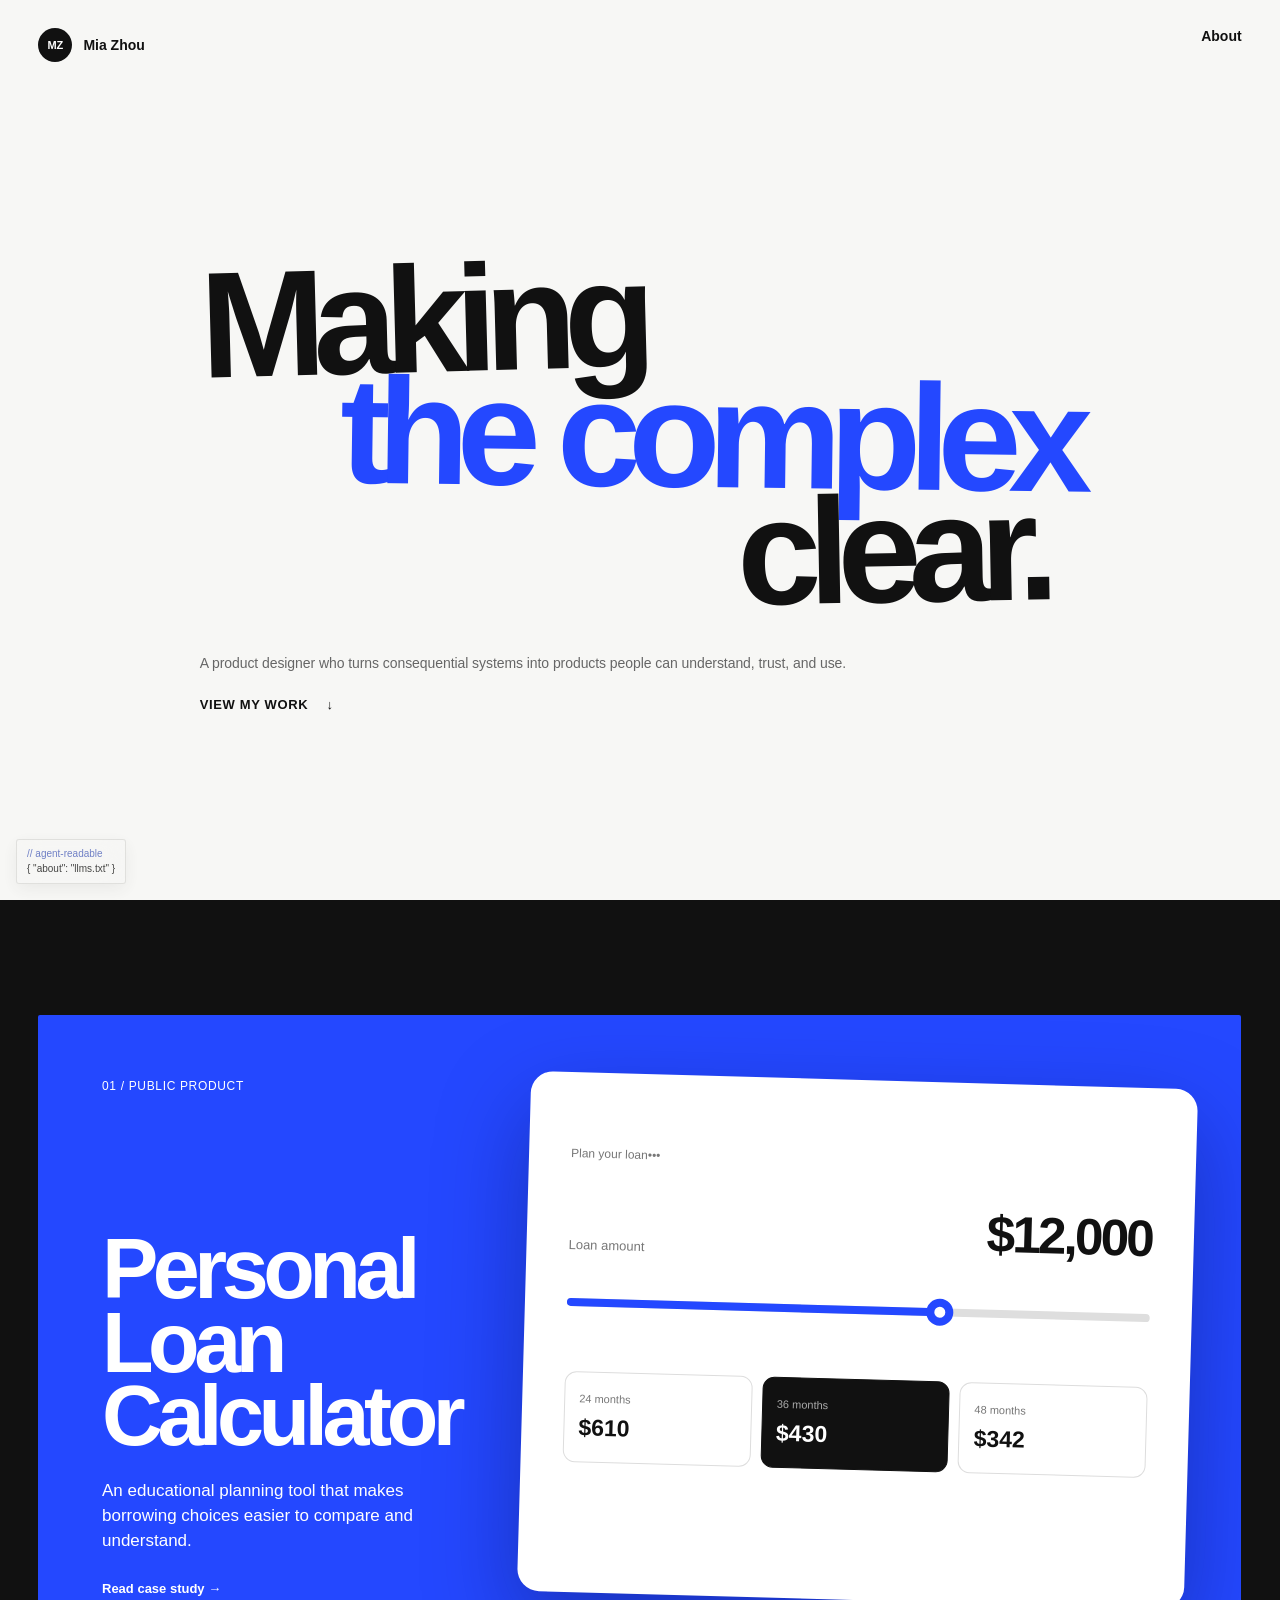
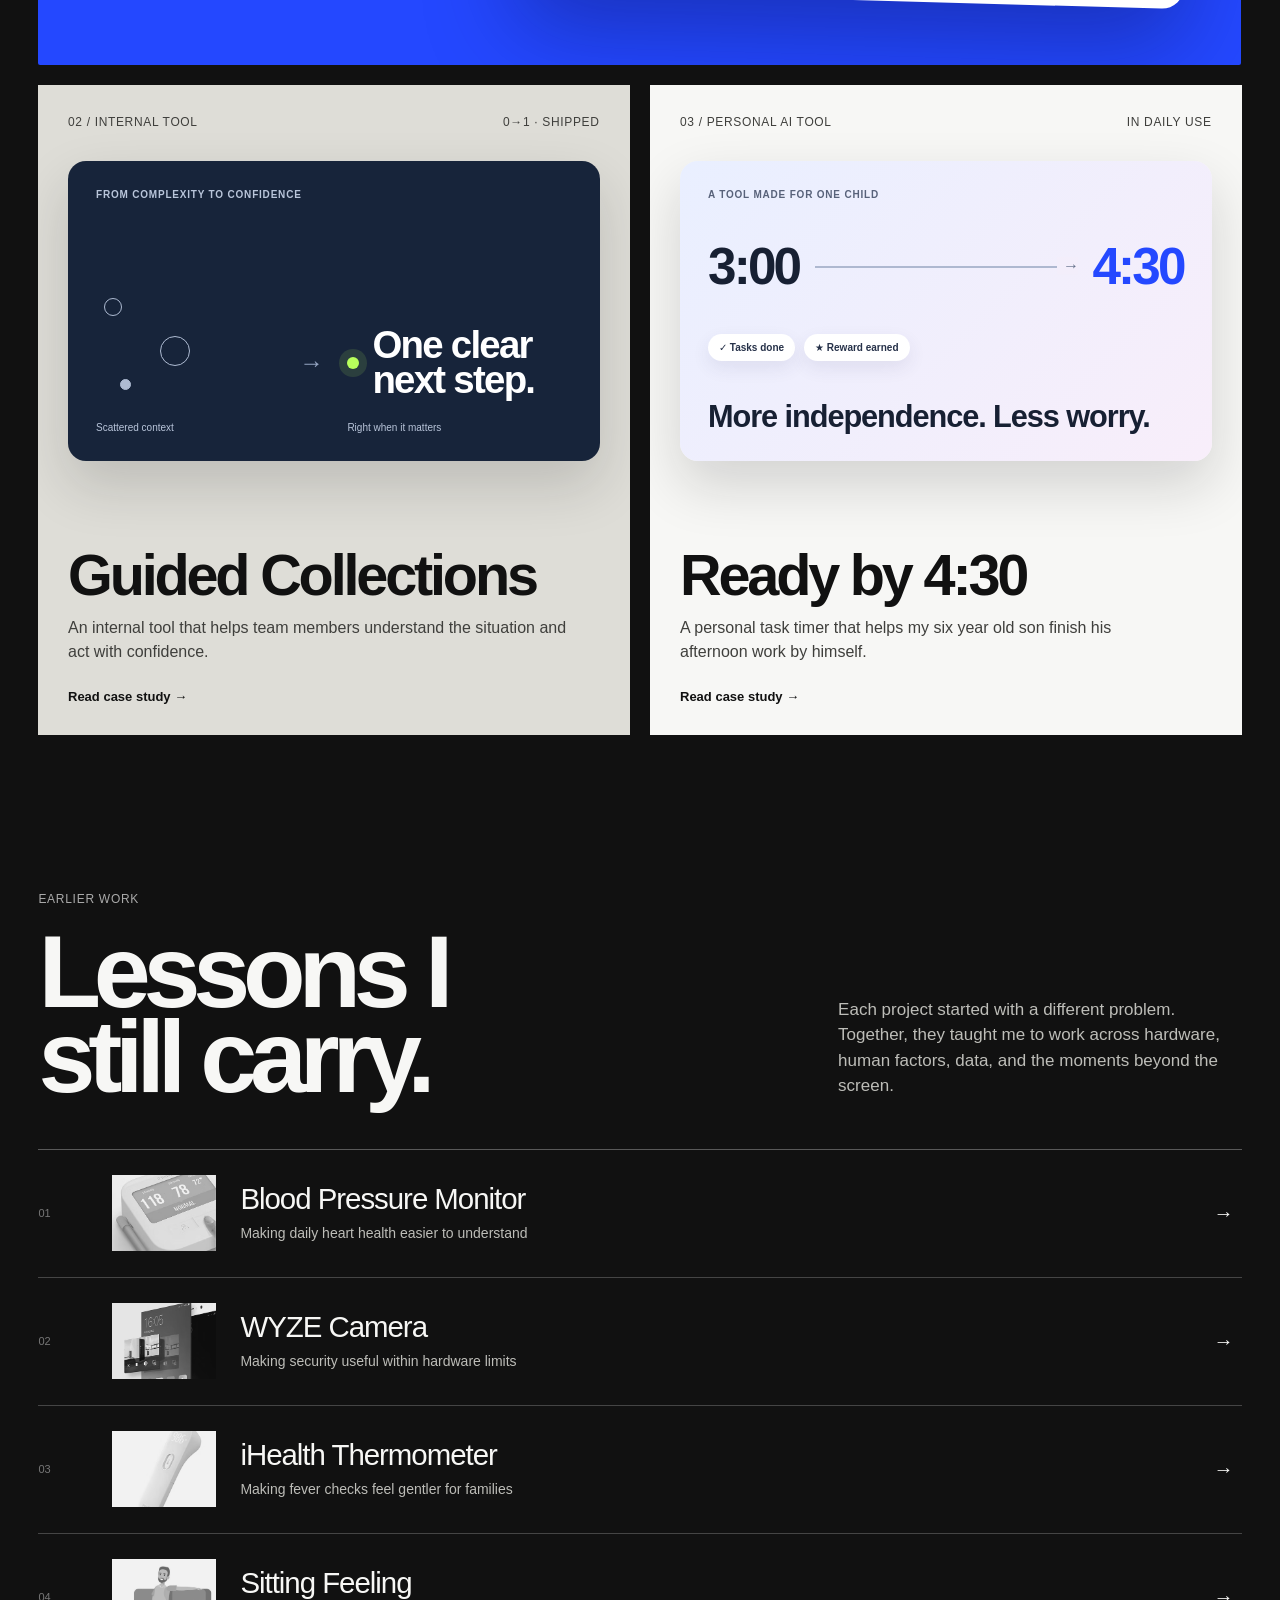
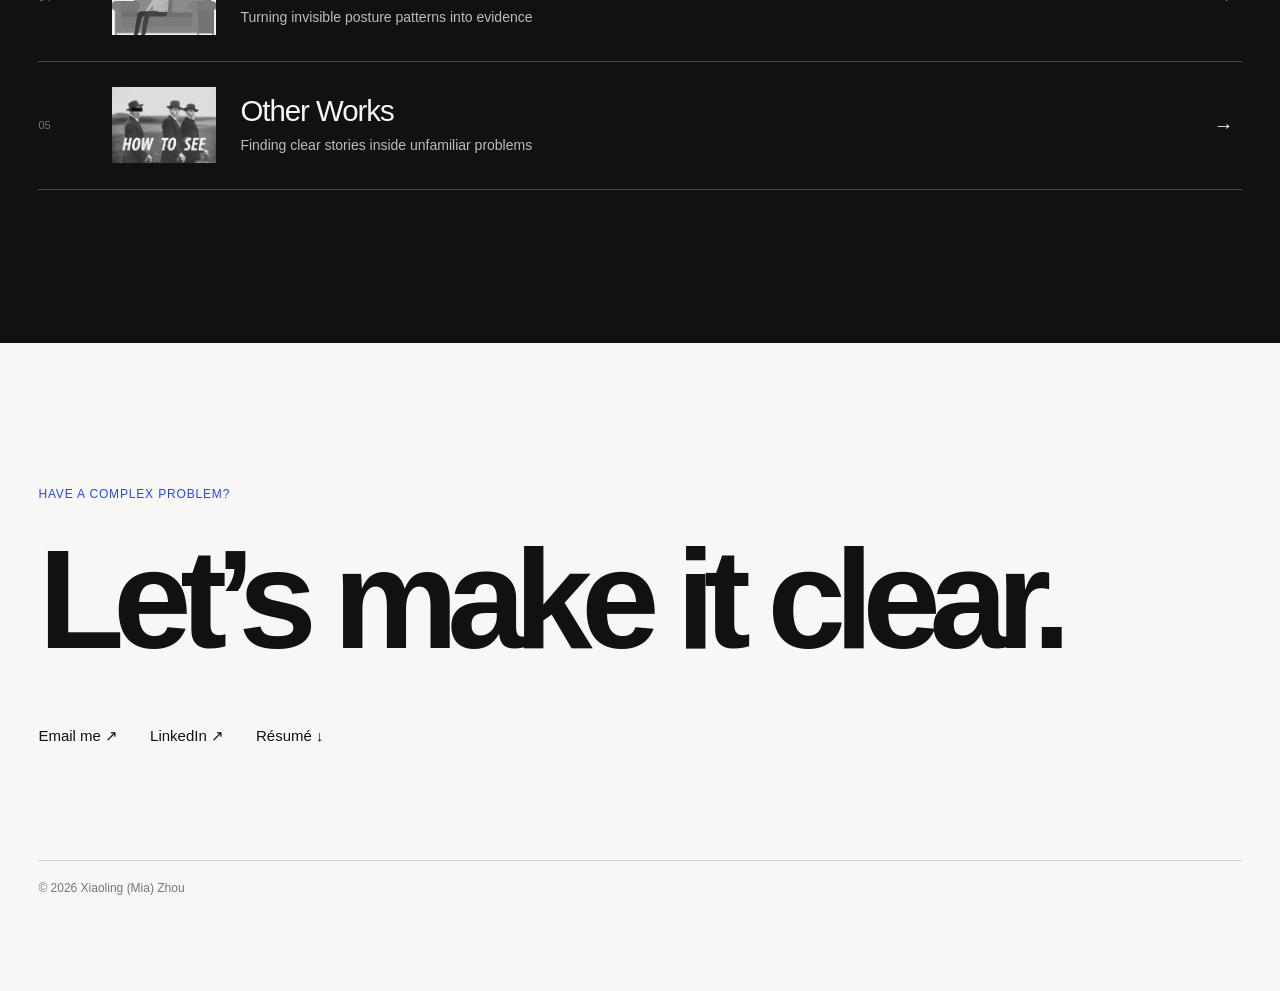
<file: index.html>
<!doctype html>
<html lang="en">
  <head>
    <meta charset="UTF-8" />
    <meta name="viewport" content="width=device-width, initial-scale=1.0" />
    <meta name="description" content="Senior Product Designer making complex financial, healthcare, and AI-enabled systems feel clear, useful, and human." />
    <meta name="keywords" content="Xiaoling Zhou, Mia Zhou, Senior Product Designer, UX Designer, Product Design, AI Design" />
    <link rel="alternate" type="text/plain" href="./llms.txt" title="Agent-readable portfolio" />
    <meta property="og:title" content="Xiaoling (Mia) Zhou — Senior Product Designer" />
    <meta property="og:description" content="Product design work that makes complex systems feel clear across finance, healthcare, connected devices, and AI." />
    <meta property="og:type" content="website" />
    <title>Xiaoling (Mia) Zhou — Senior Product Designer</title>
    <script type="application/ld+json">
      {
        "@context": "https://schema.org",
        "@type": "Person",
        "name": "Xiaoling Zhou",
        "alternateName": "Mia Zhou",
        "jobTitle": "Senior Product Designer",
        "email": "mailto:xznew2016@gmail.com",
        "sameAs": ["https://www.linkedin.com/in/zhou-xiaoling-xzxz"],
        "knowsAbout": ["Product design", "User experience", "Design research", "Financial services", "AI-enabled product design"]
      }
    </script>
    <script type="module" crossorigin src="./assets/main-DRnbcr9G.js"></script>
    <link rel="modulepreload" crossorigin href="./assets/styles-DoU8LGkW.js">
    <link rel="stylesheet" crossorigin href="./assets/styles-3I42yG9K.css">
  </head>
  <body>
    <div id="root"></div>
  </body>
</html>
</file>
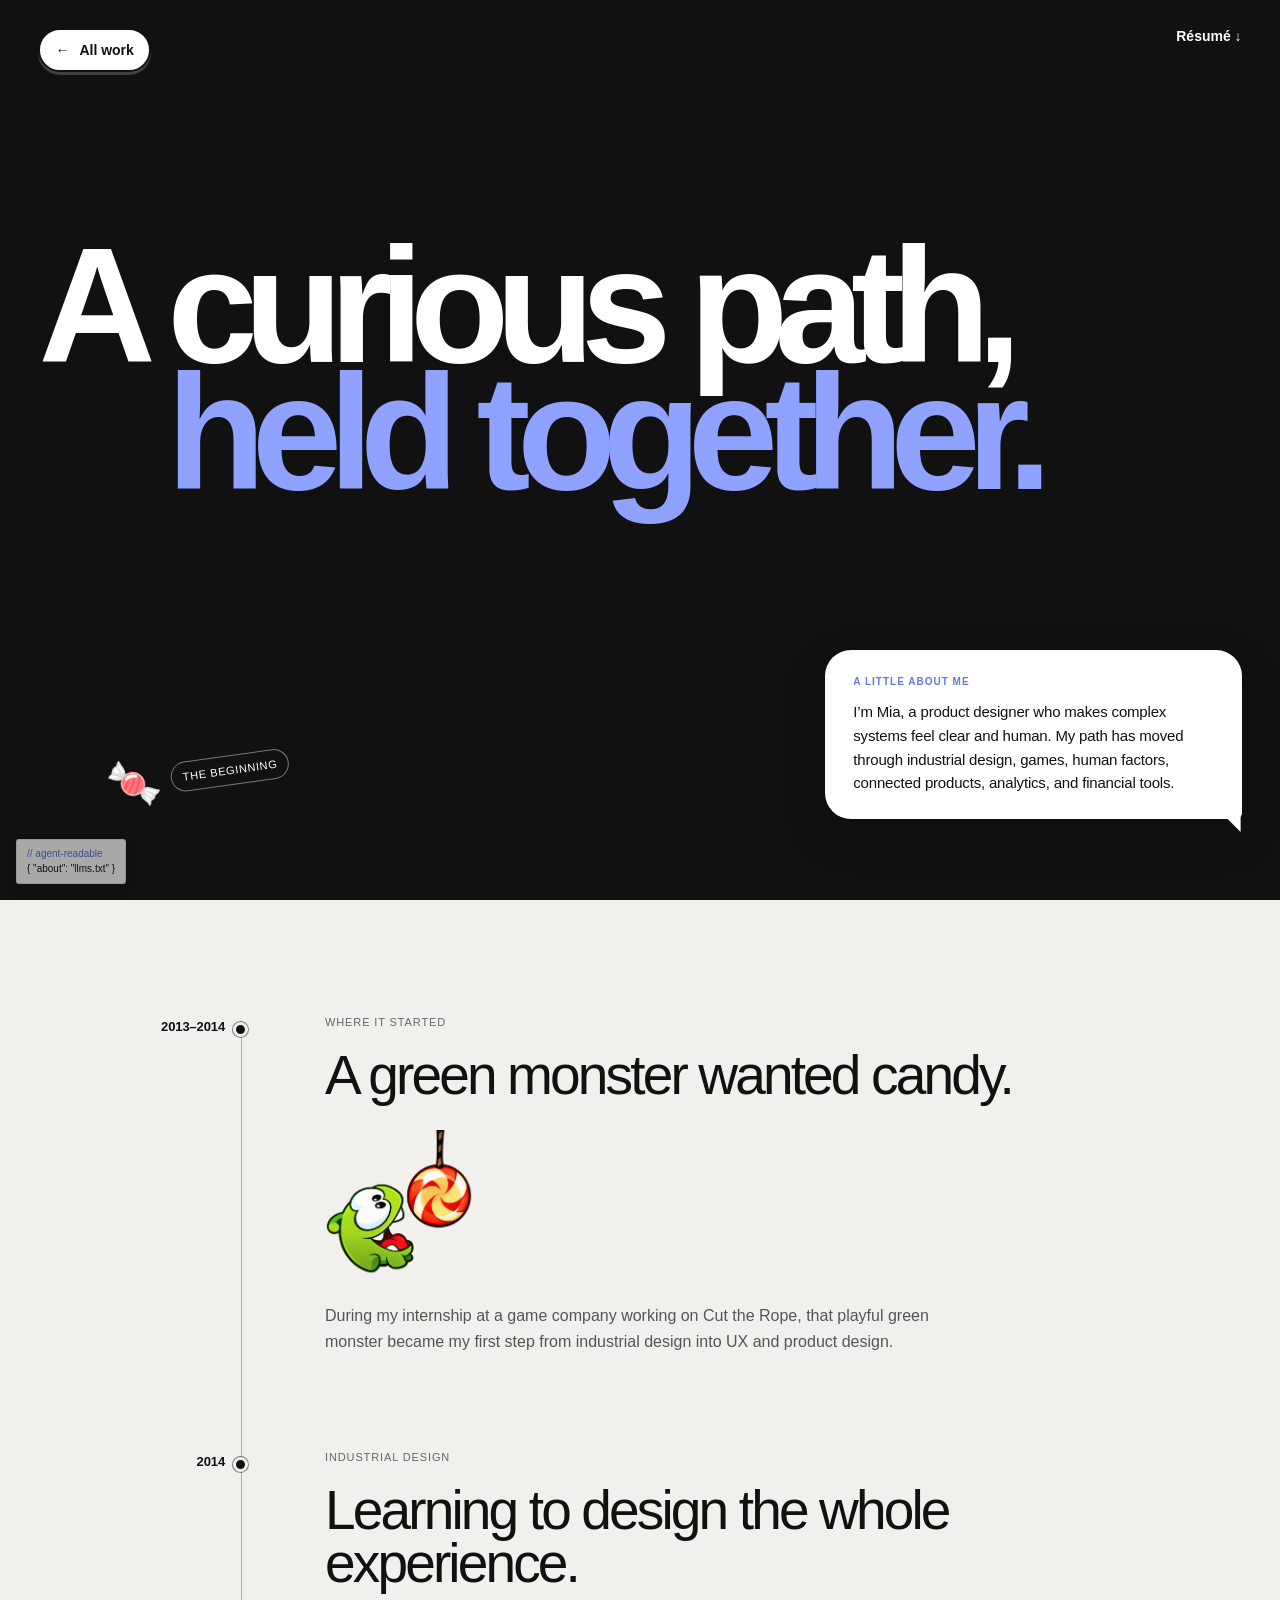
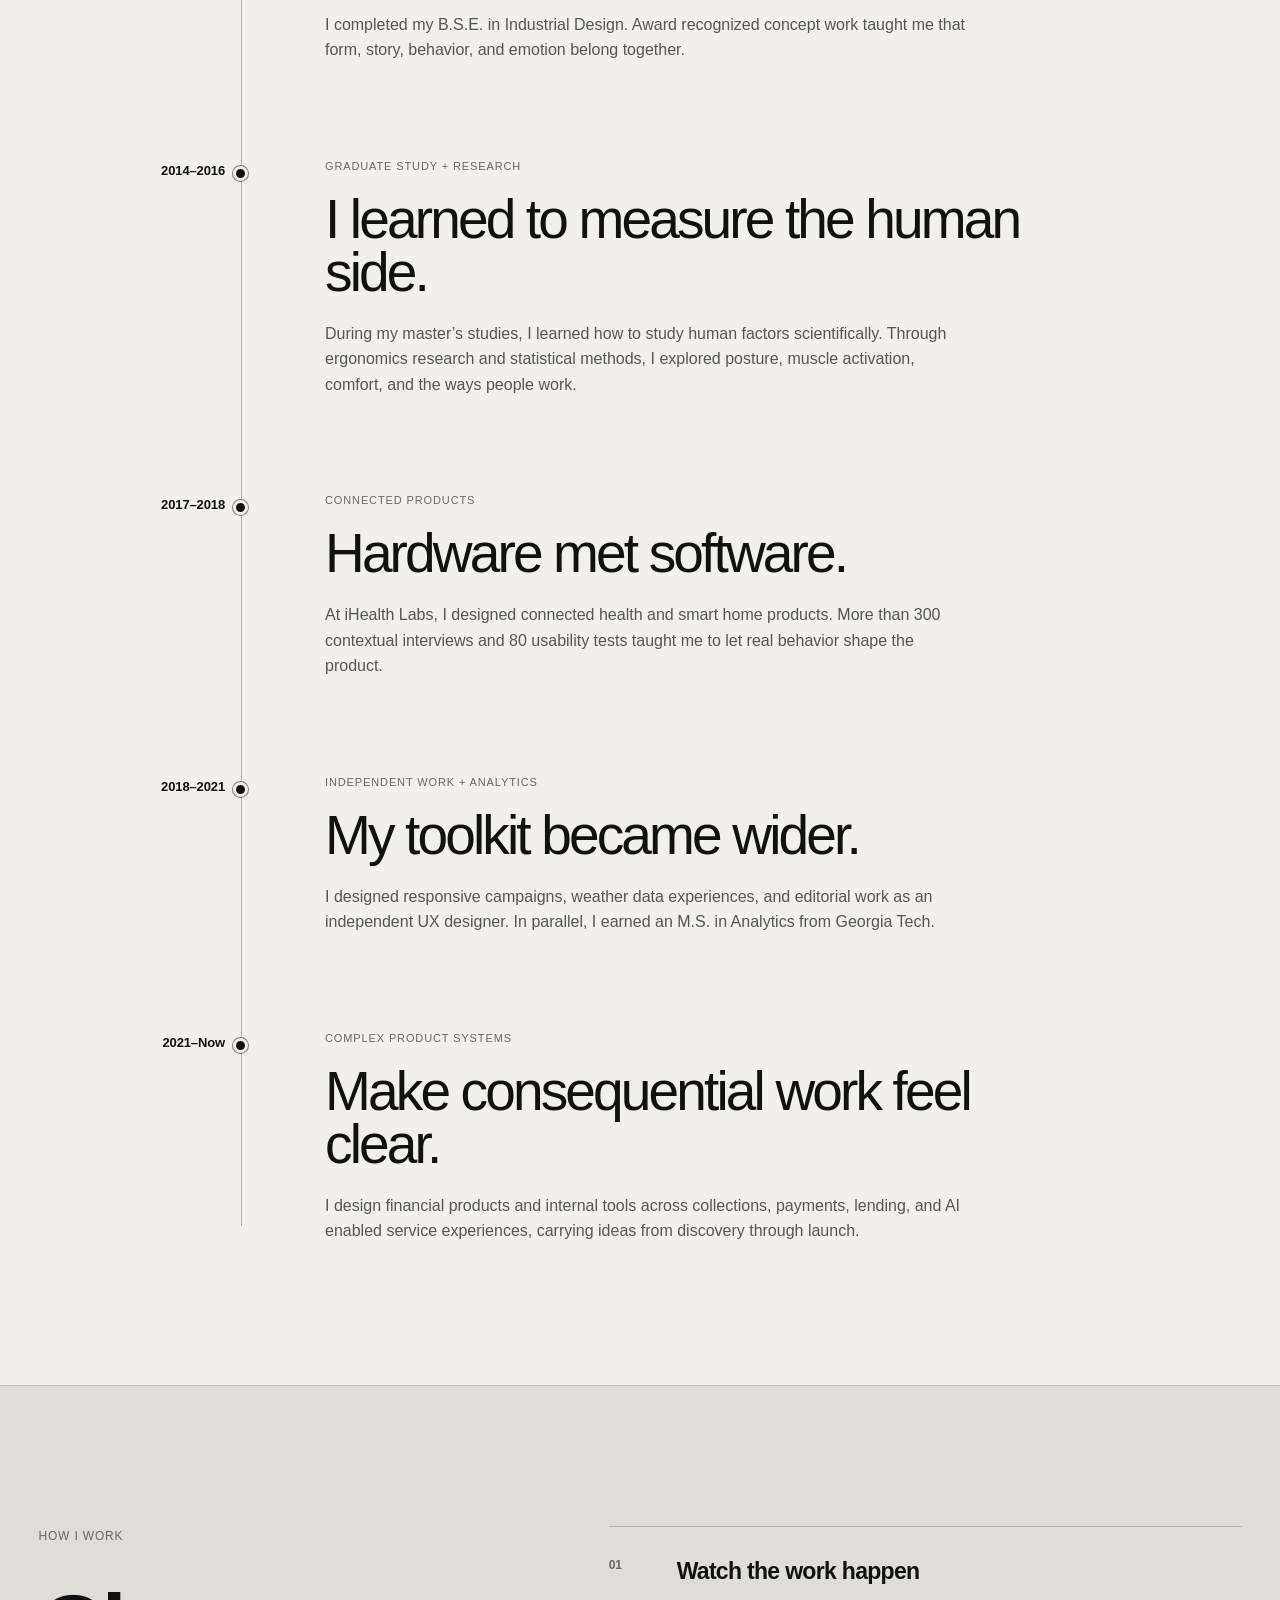
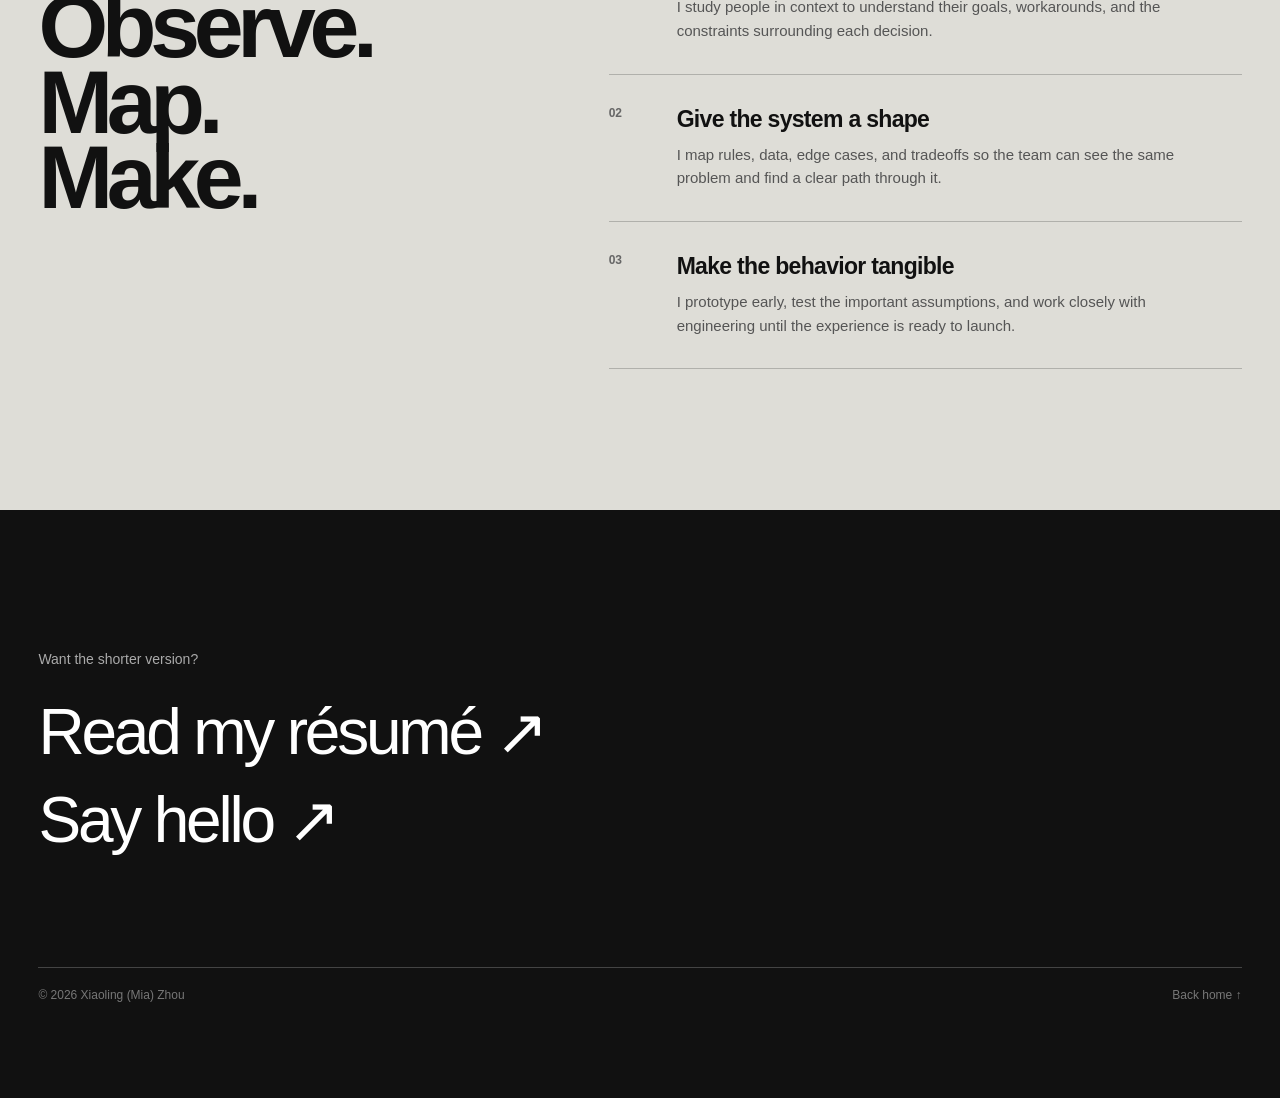
<file: about/index.html>
<!doctype html>
<html lang="en">
  <head>
    <meta charset="UTF-8" />
    <meta name="viewport" content="width=device-width, initial-scale=1.0" />
    <meta name="description" content="Xiaoling Zhou's journey from award-winning industrial design to research-led financial and AI product design." />
    <link rel="alternate" type="text/plain" href="../llms.txt" title="Agent-readable portfolio" />
    <title>About — Xiaoling (Mia) Zhou</title>
    <script type="module" crossorigin src="../assets/about-DHppE3d1.js"></script>
    <link rel="modulepreload" crossorigin href="../assets/styles-DoU8LGkW.js">
    <link rel="stylesheet" crossorigin href="../assets/styles-3I42yG9K.css">
  </head>
  <body>
    <div id="root"></div>
  </body>
</html>
</file>
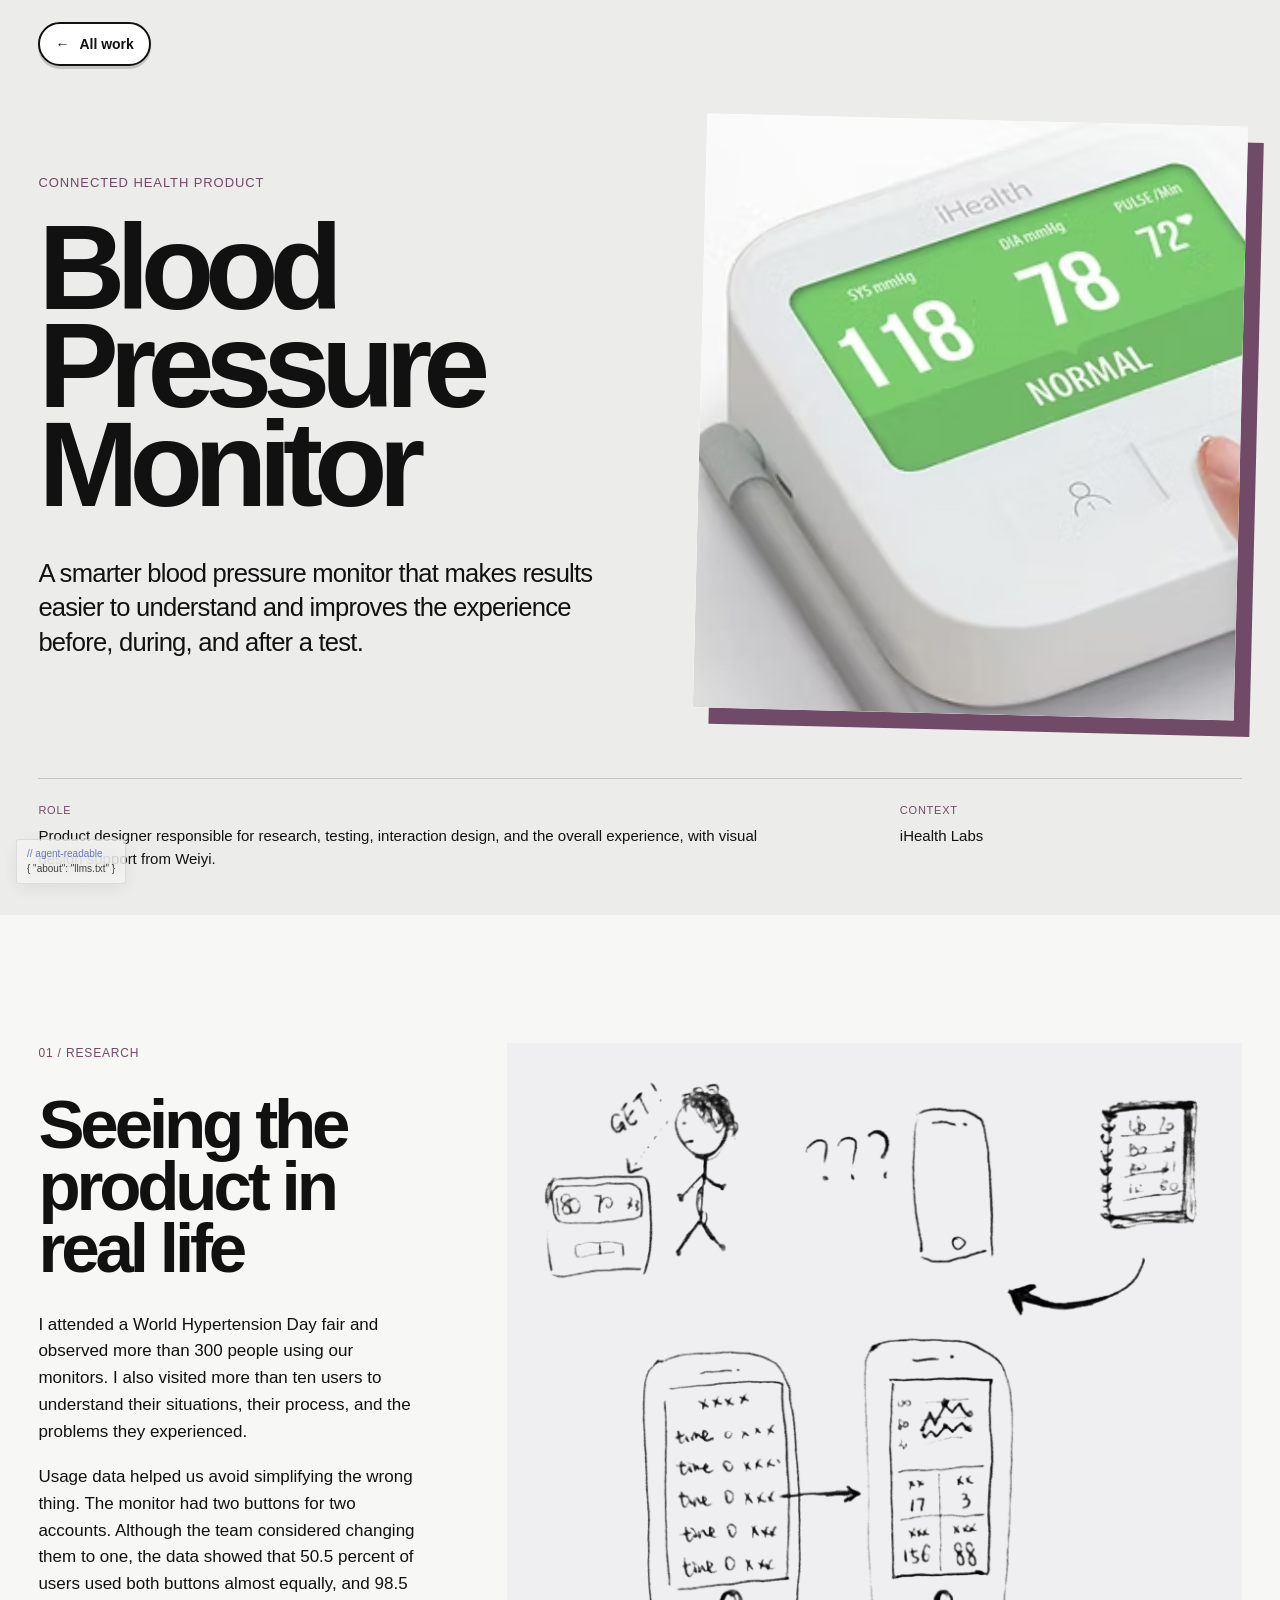
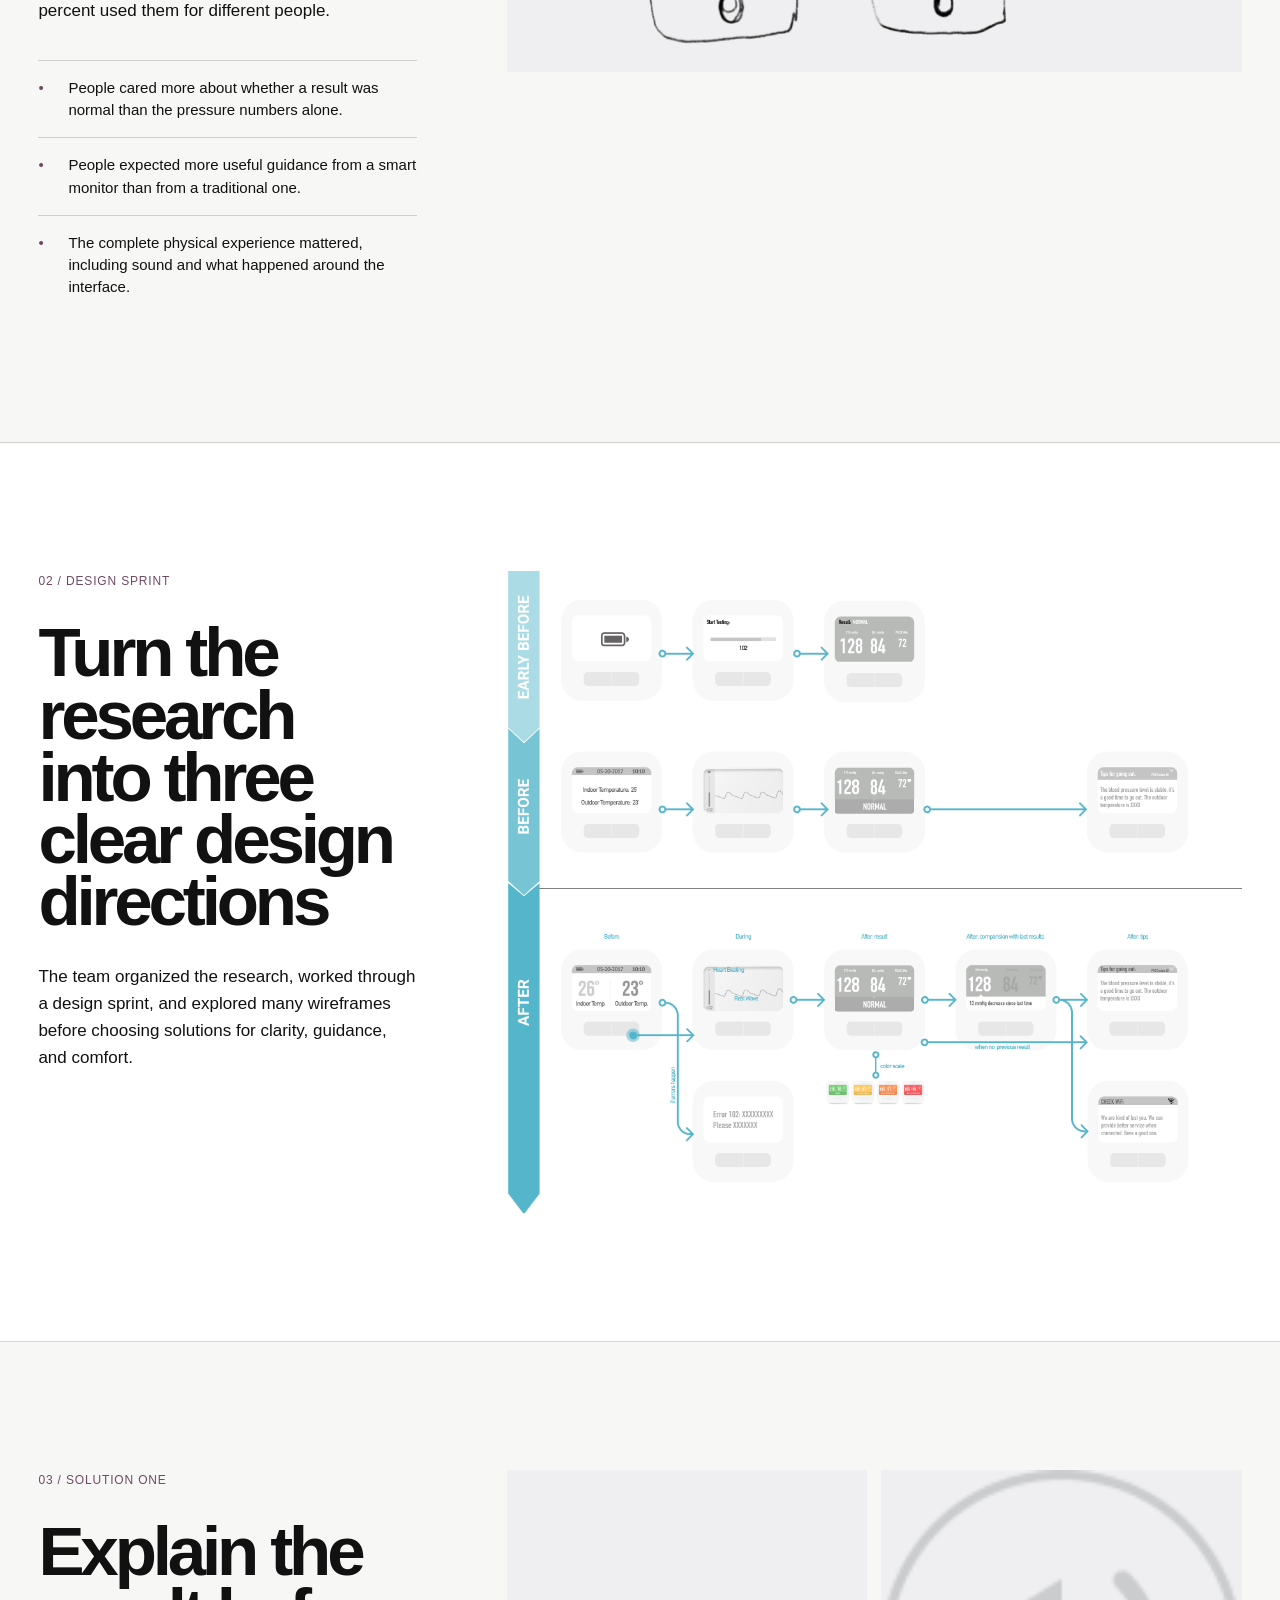
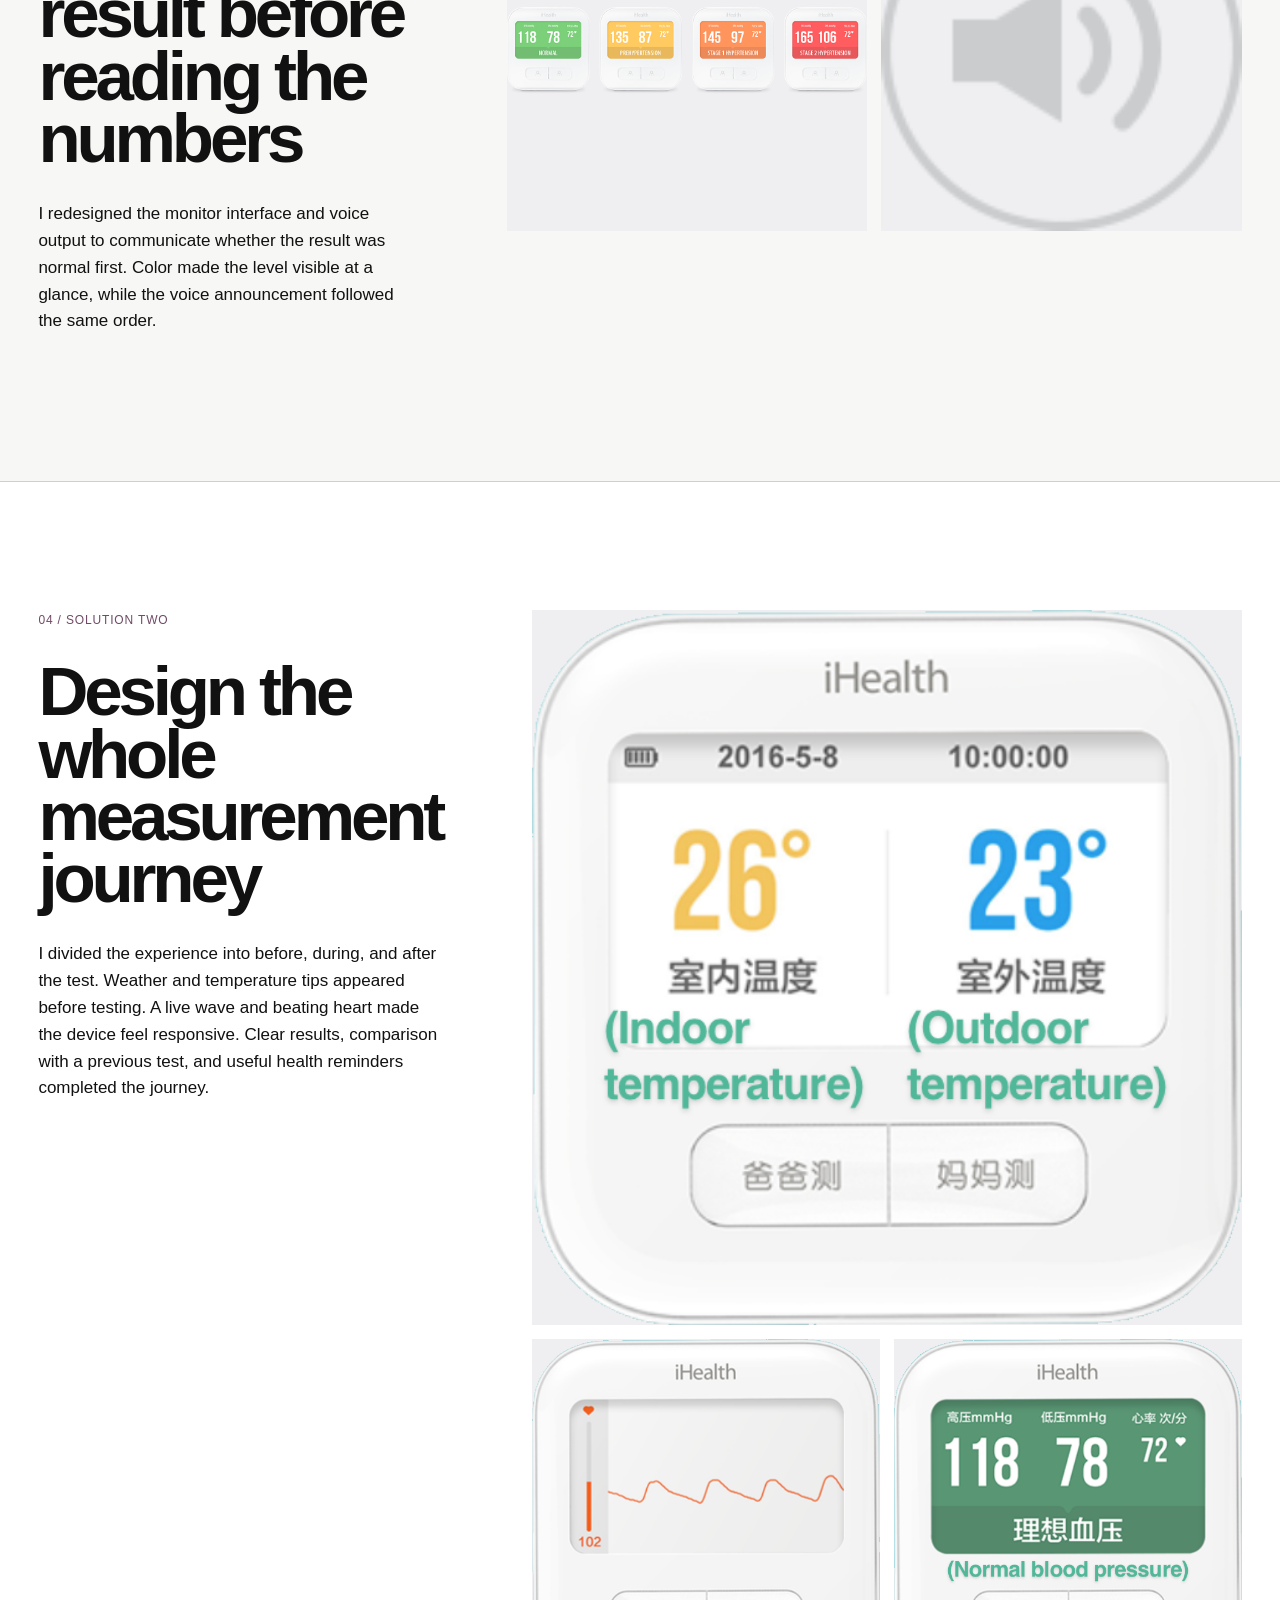
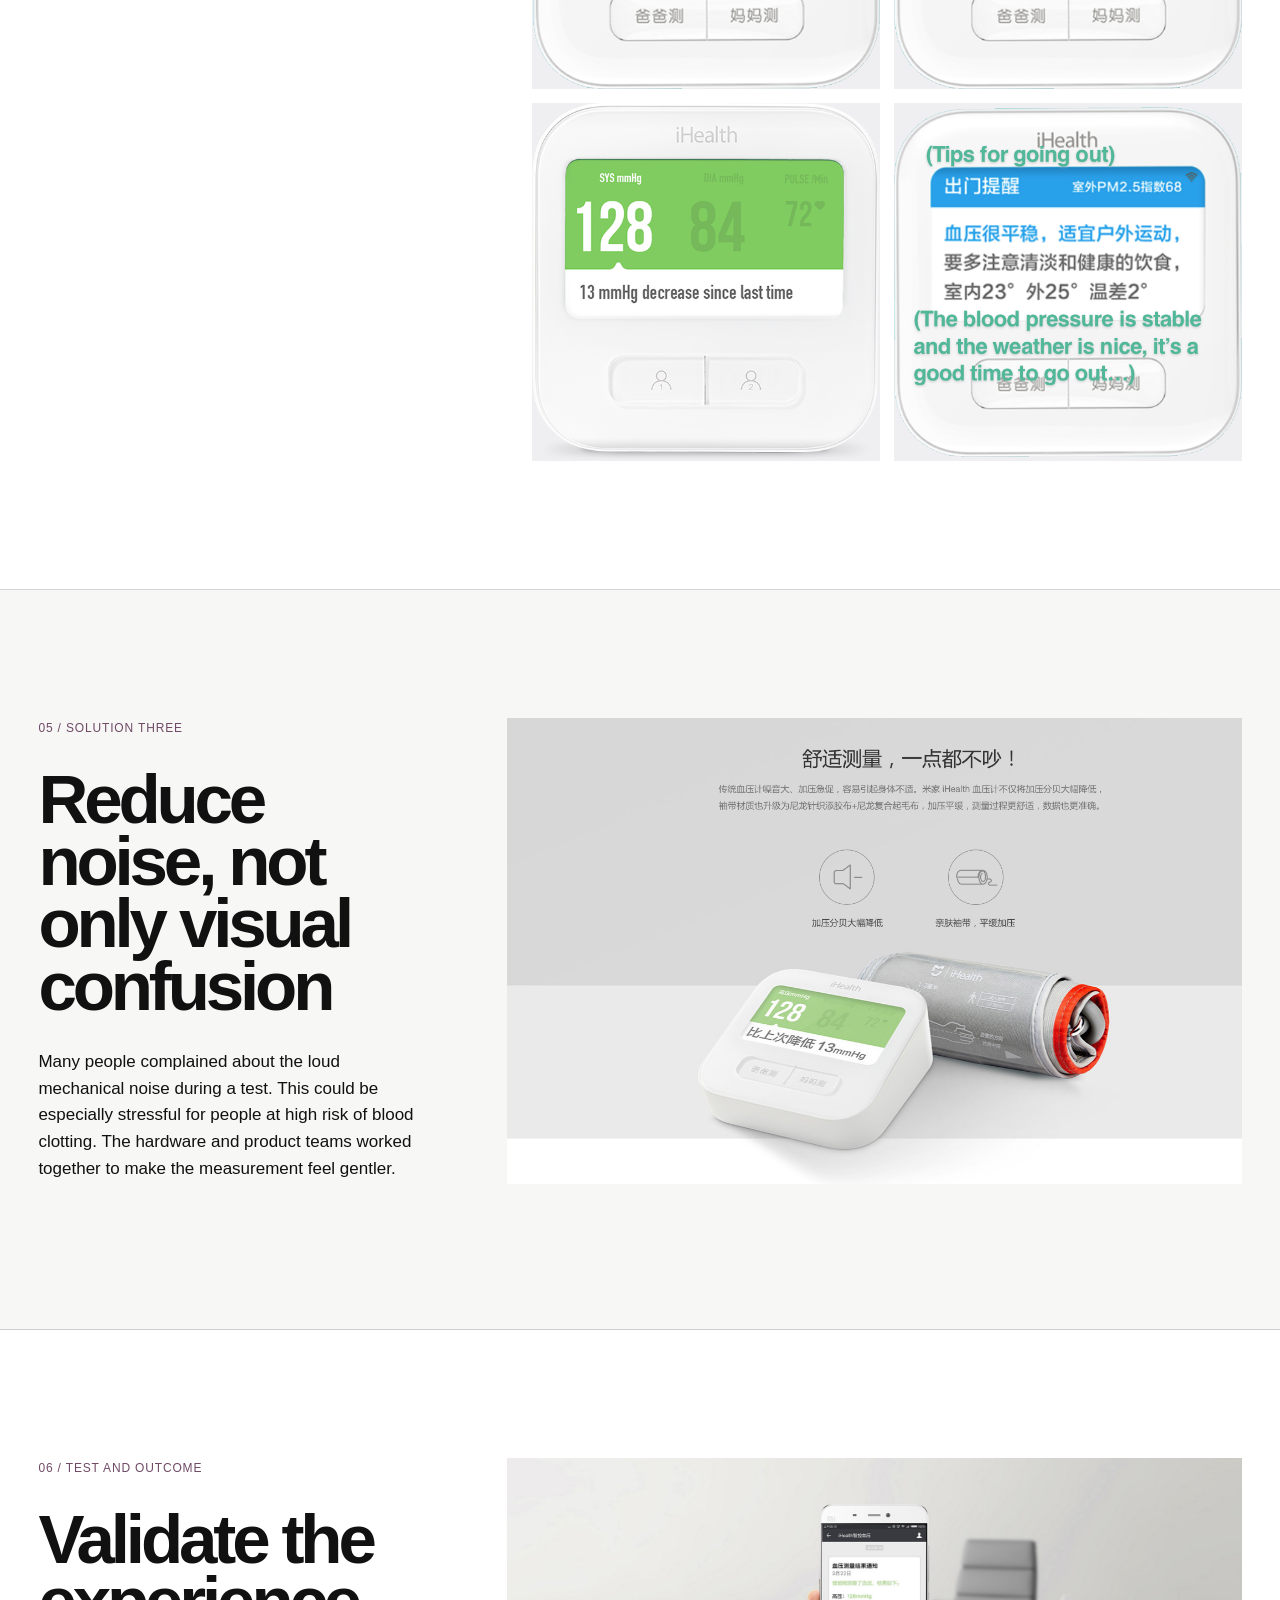
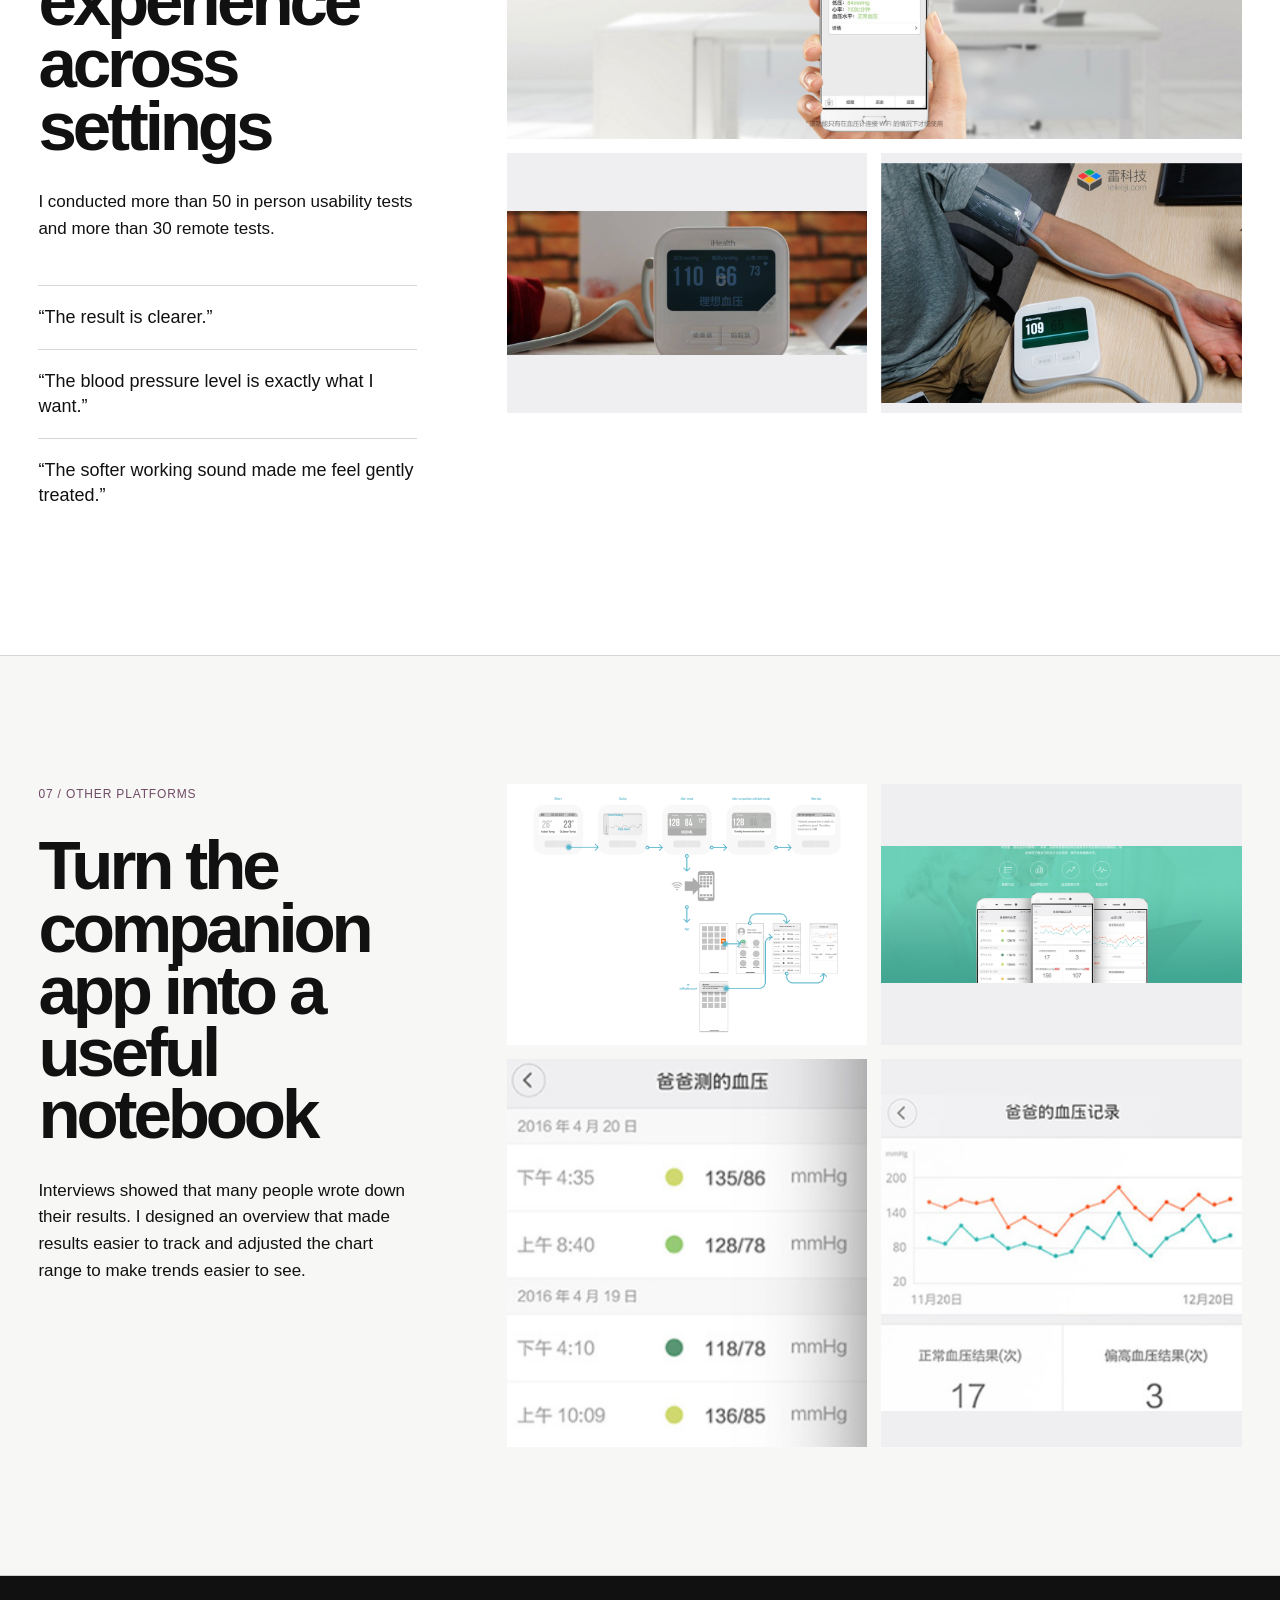
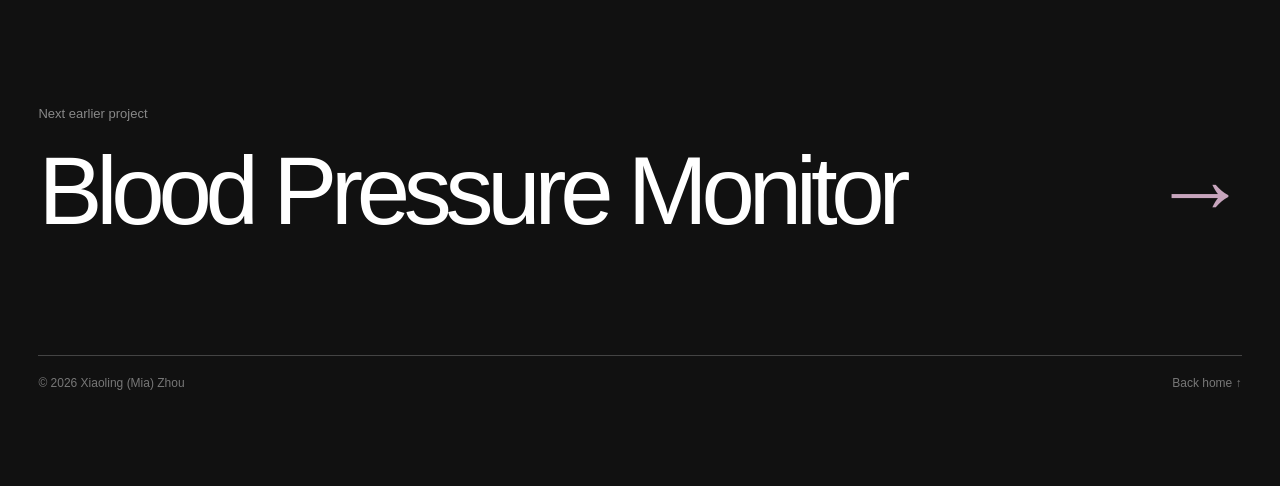
<file: work/blood-pressure-monitor/index.html>
<!doctype html><html lang="en"><head><meta charset="UTF-8"/><meta name="viewport" content="width=device-width,initial-scale=1.0"/><meta name="description" content="Blood Pressure Monitor case study by Xiaoling Zhou"/><link rel="alternate" type="text/plain" href="../../llms.txt" title="Agent-readable portfolio"/><title>Blood Pressure Monitor | Xiaoling Zhou</title>  <script type="module" crossorigin src="../../assets/styles-DoU8LGkW.js"></script>
  <script type="module" crossorigin src="../../assets/archive-main-BBZCOyMZ.js"></script>
  <link rel="stylesheet" crossorigin href="../../assets/styles-3I42yG9K.css">
</head><body><div id="root"></div></body></html>
</file>
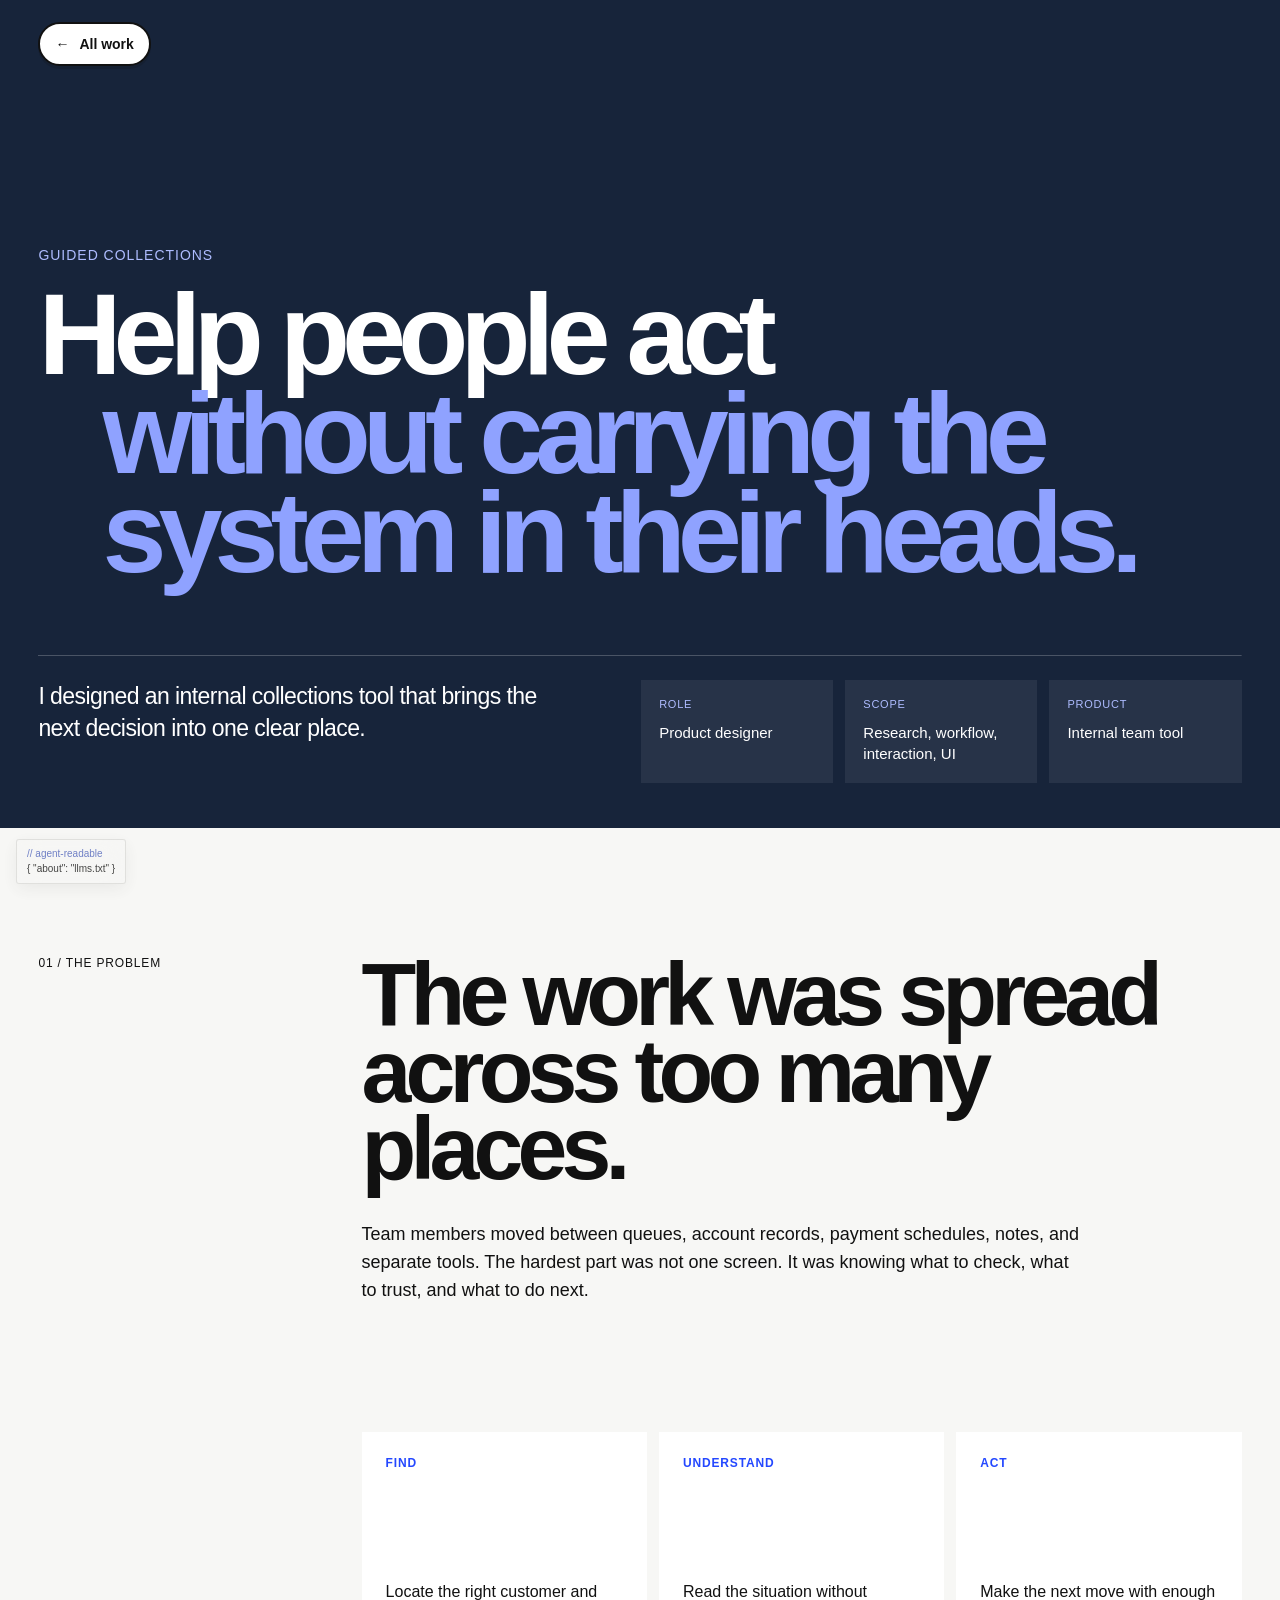
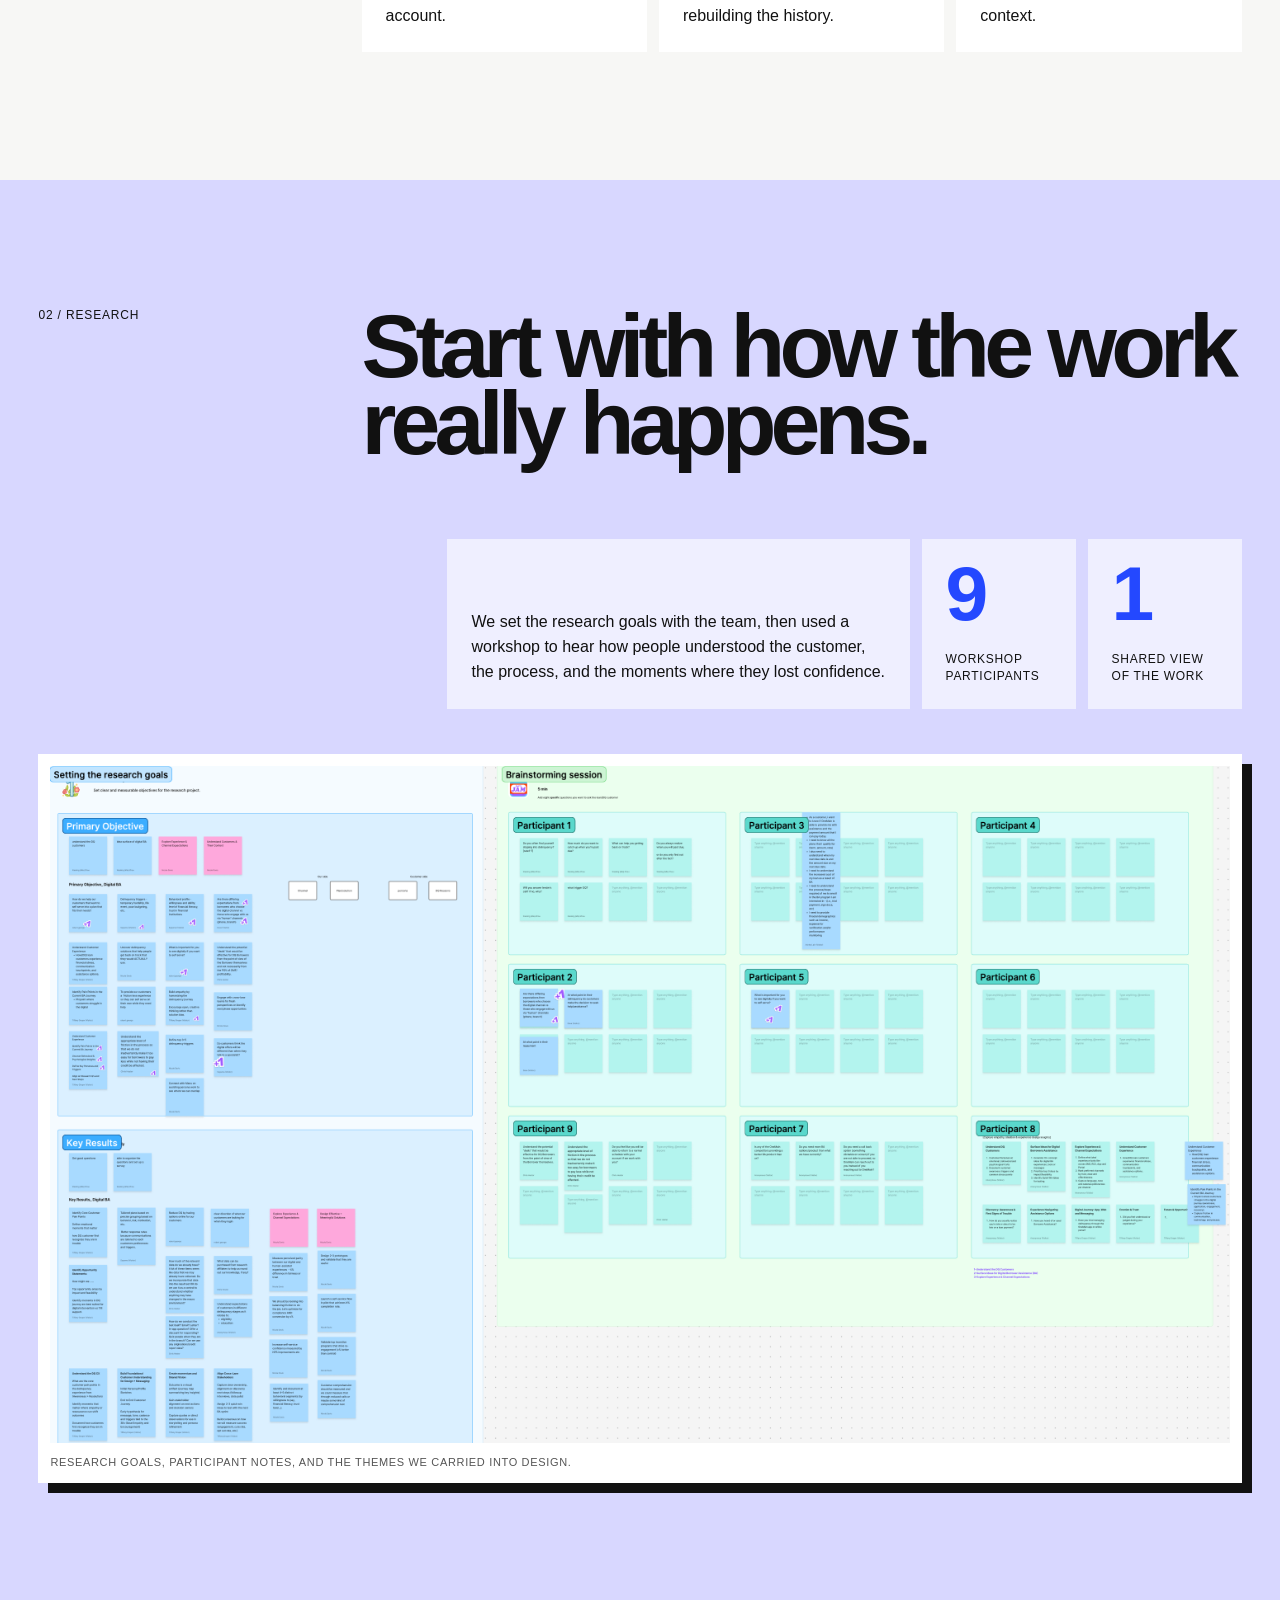
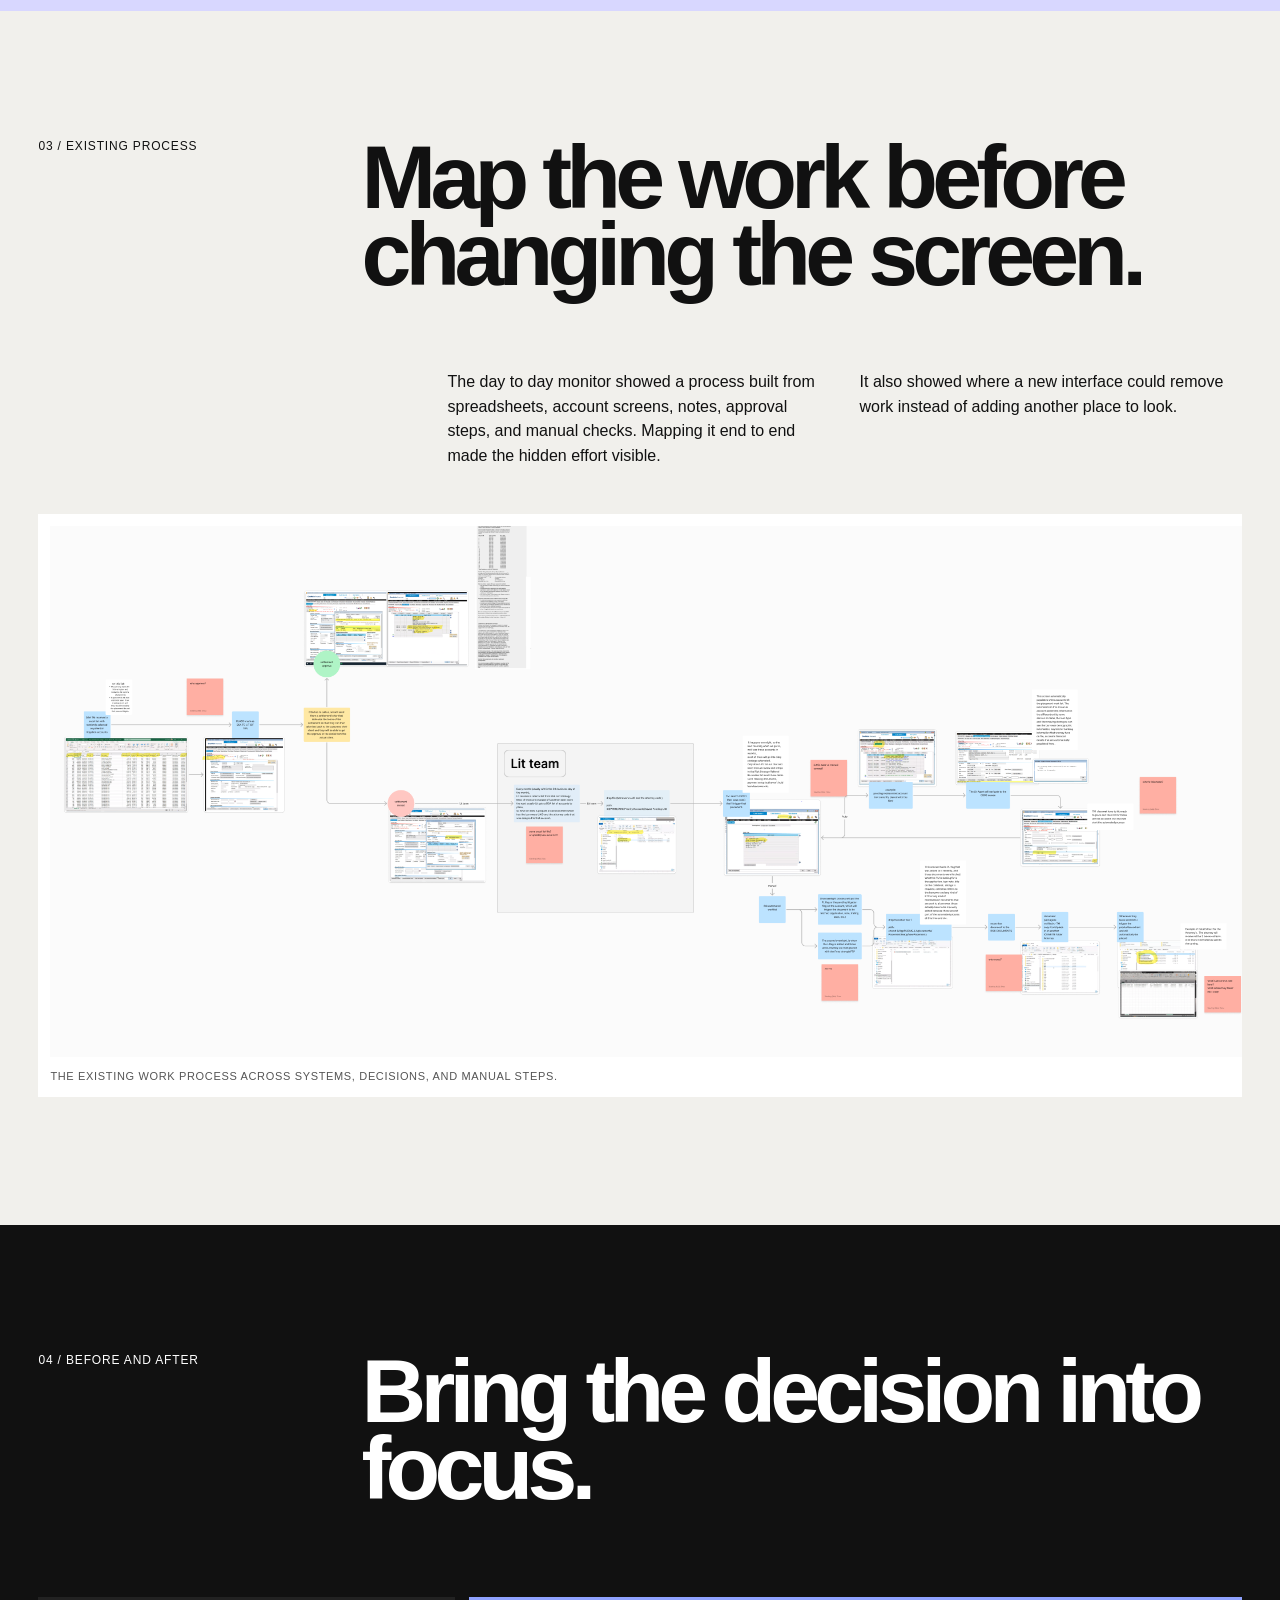
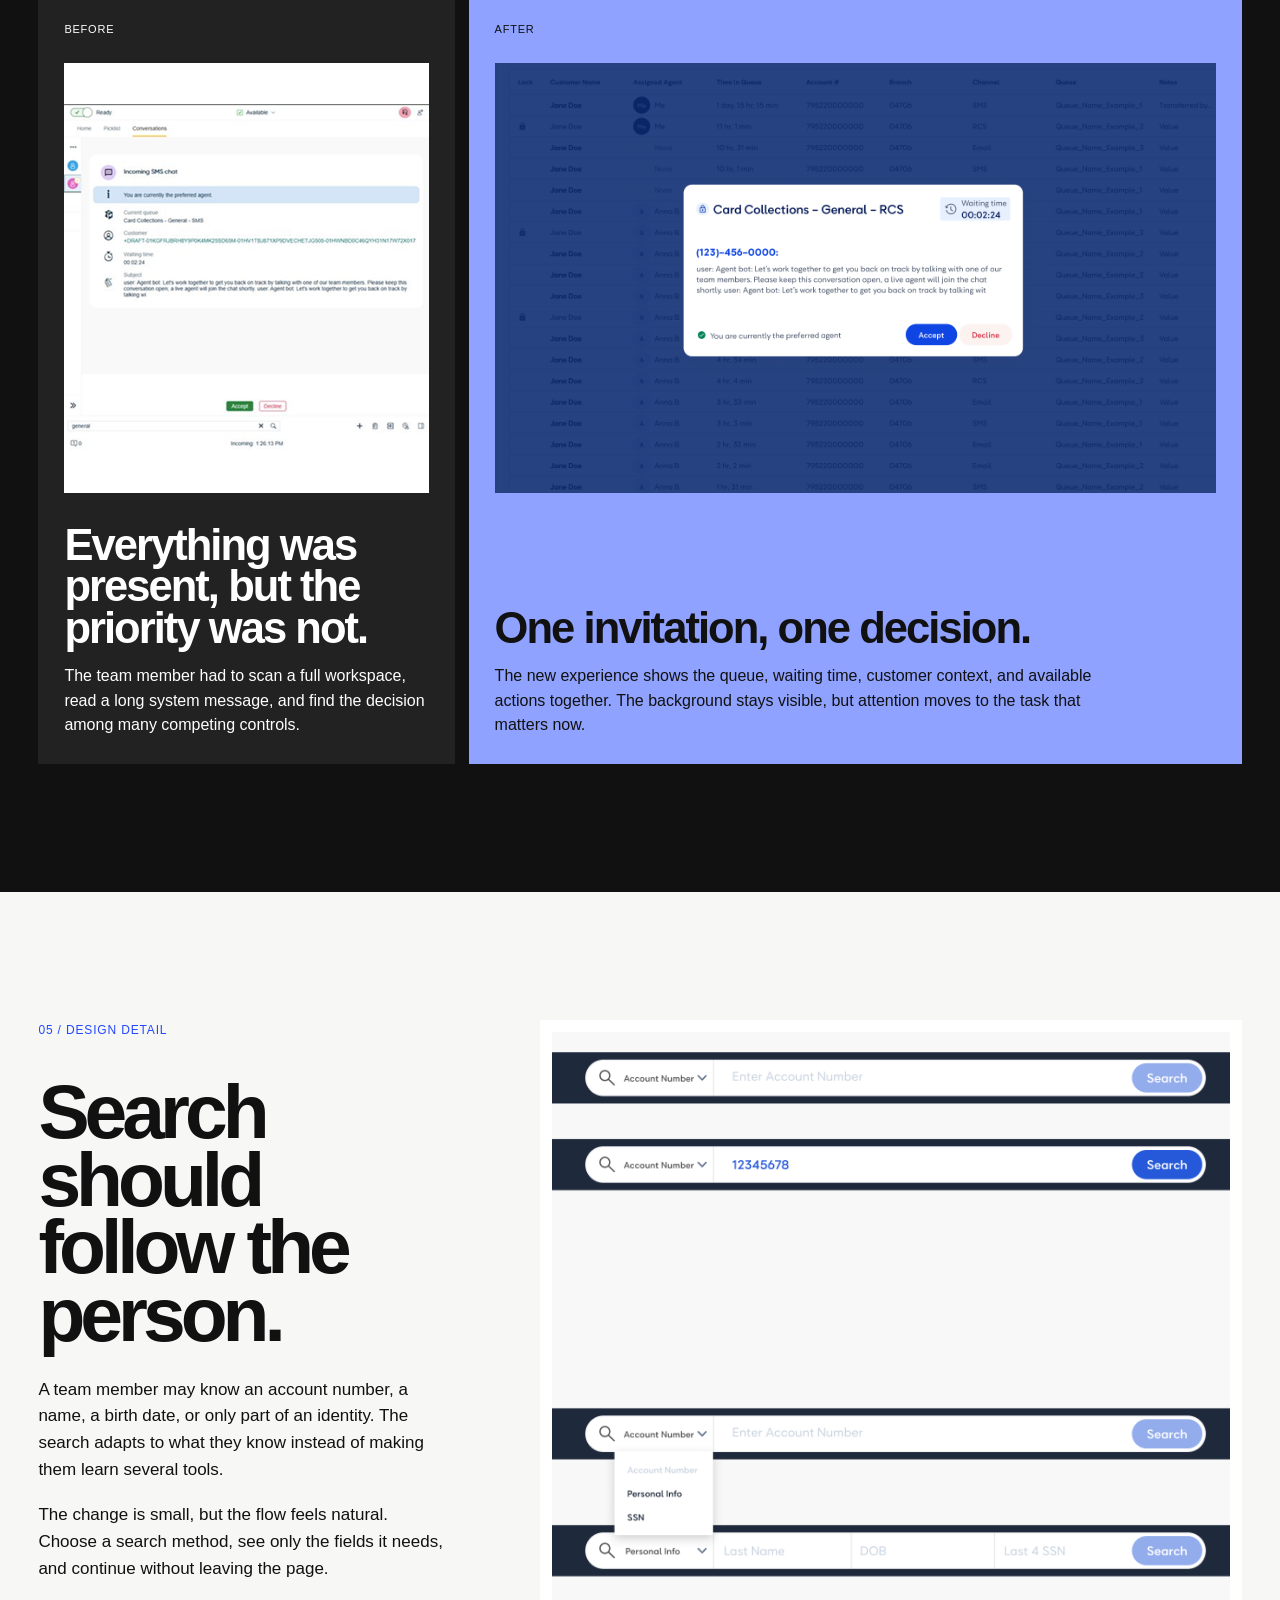
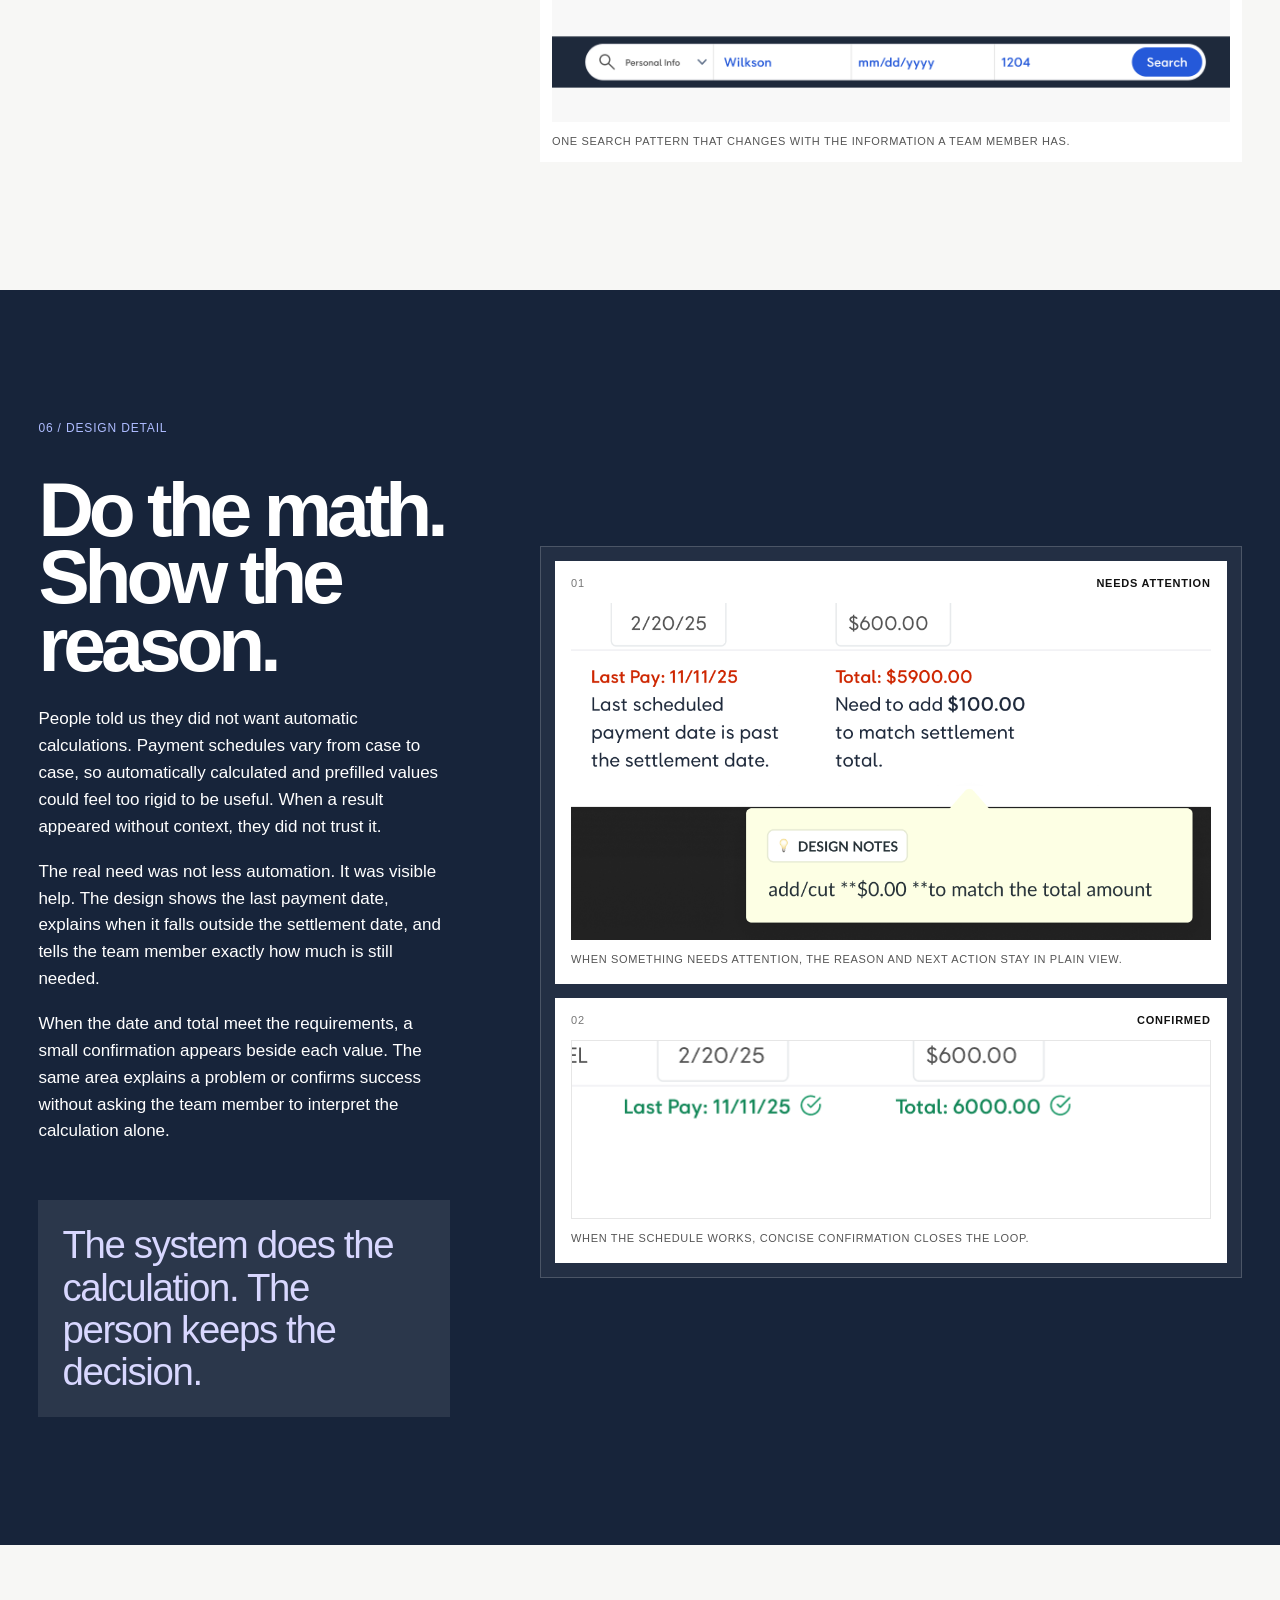
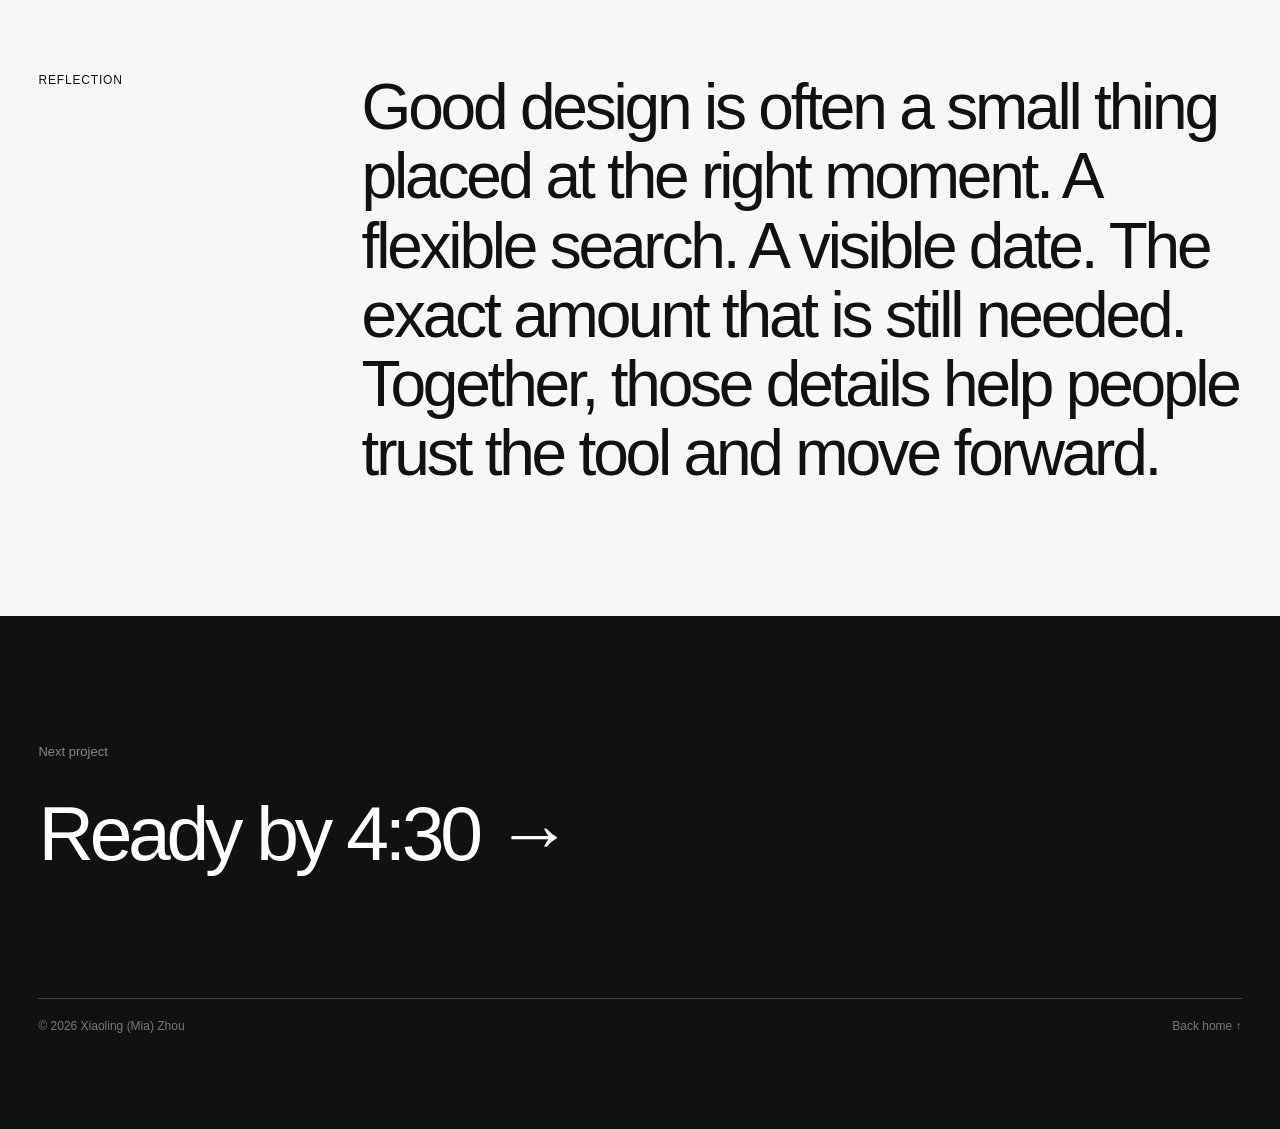
<file: work/guided-collections/index.html>
<!doctype html>
<html lang="en">
  <head>
    <meta charset="UTF-8" />
    <meta name="viewport" content="width=device-width, initial-scale=1.0" />
    <meta name="description" content="A product design case study by Xiaoling Zhou about an internal collections tool for team members." />
    <link rel="alternate" type="text/plain" href="../../llms.txt" title="Agent-readable portfolio" />
    <title>Guided Collections | Xiaoling Zhou</title>
    <script type="module" crossorigin src="../../assets/guidedCollections-CtwcGNBH.js"></script>
    <link rel="modulepreload" crossorigin href="../../assets/styles-DoU8LGkW.js">
    <link rel="stylesheet" crossorigin href="../../assets/styles-3I42yG9K.css">
  </head>
  <body>
    <div id="root"></div>
  </body>
</html>
</file>
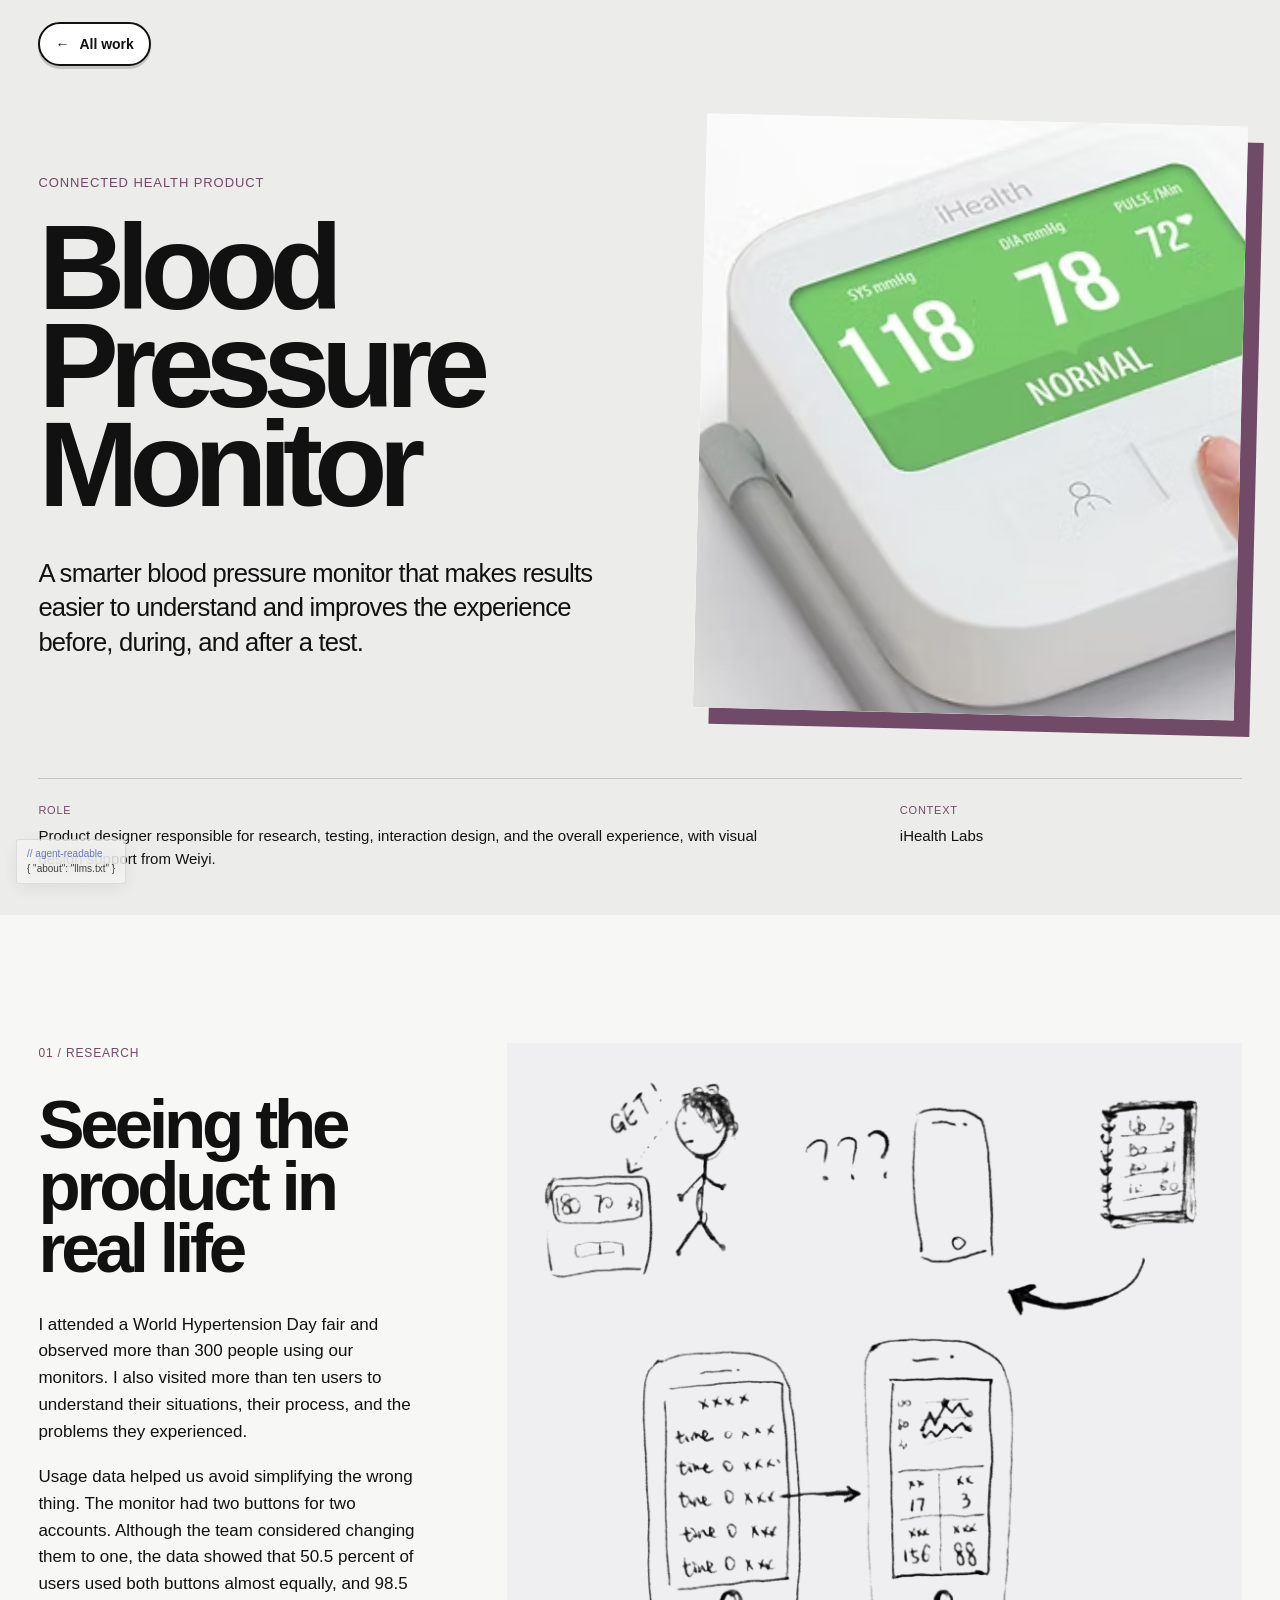
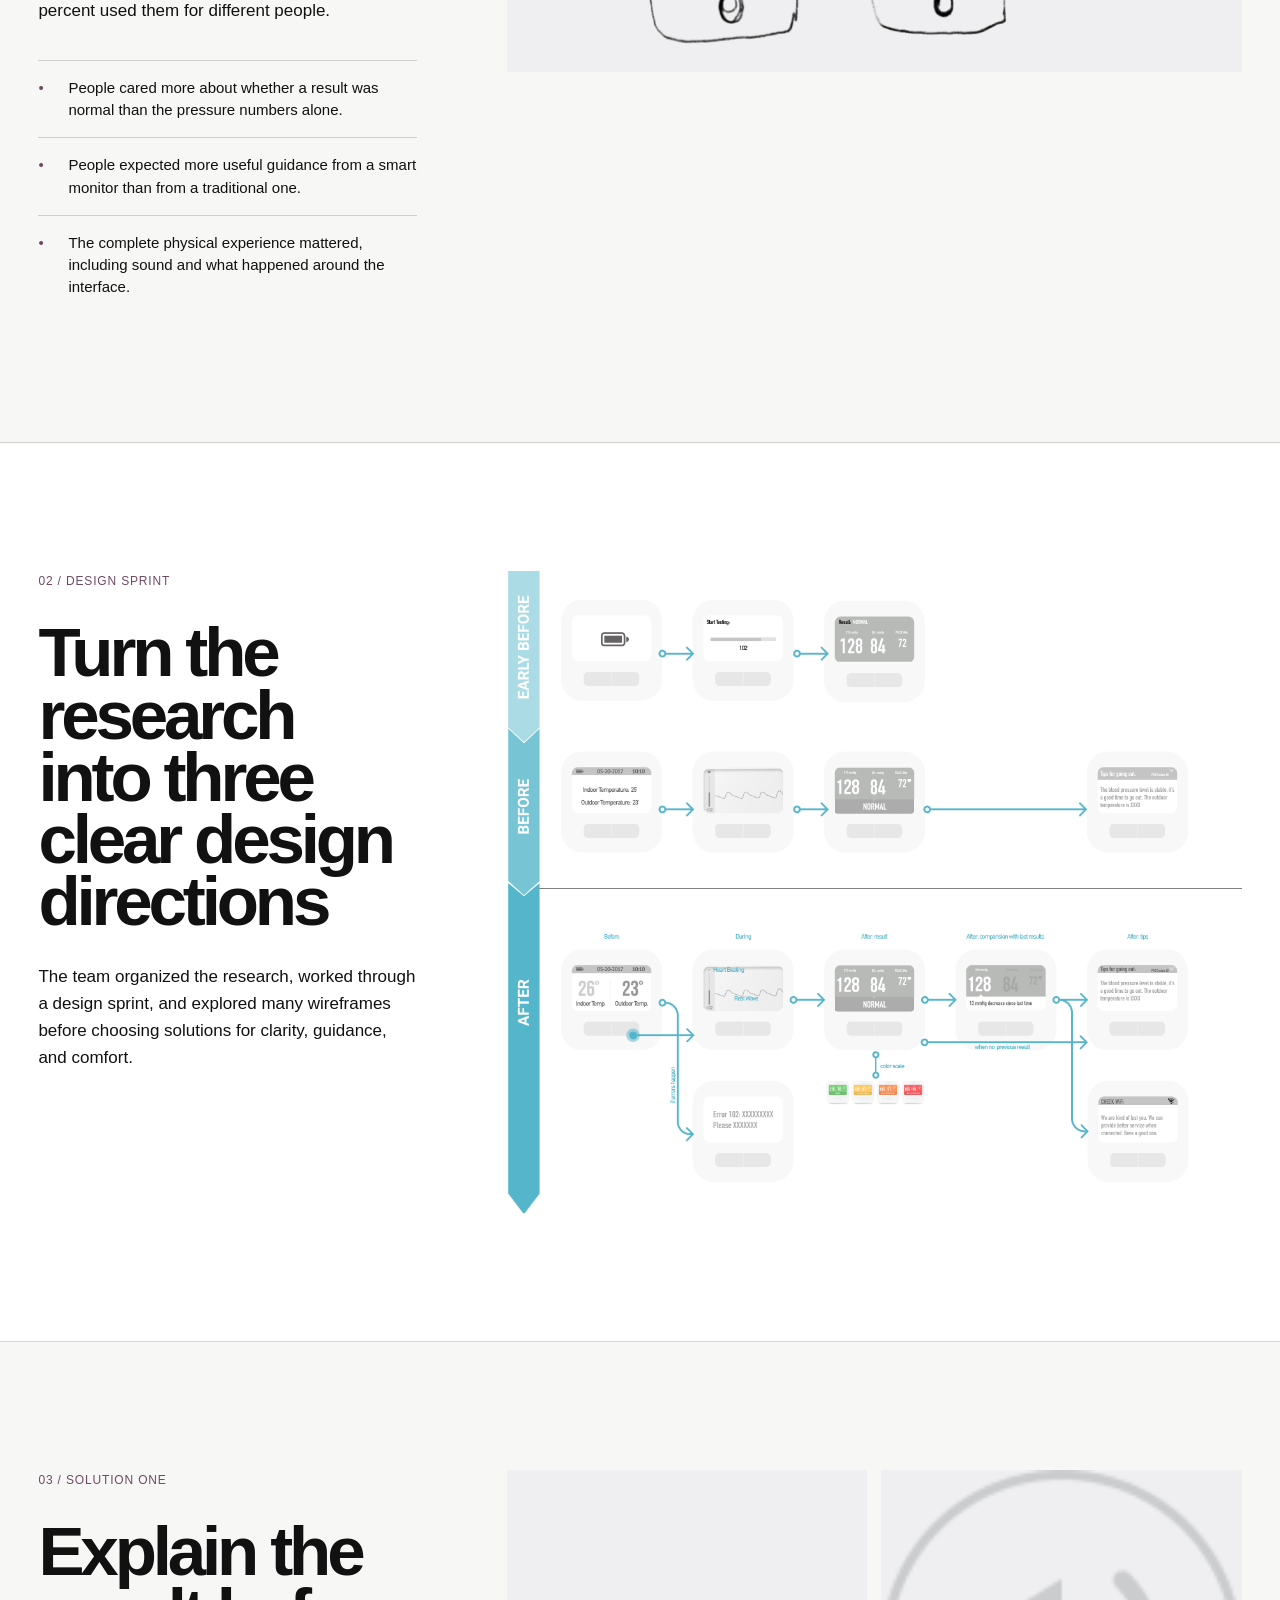
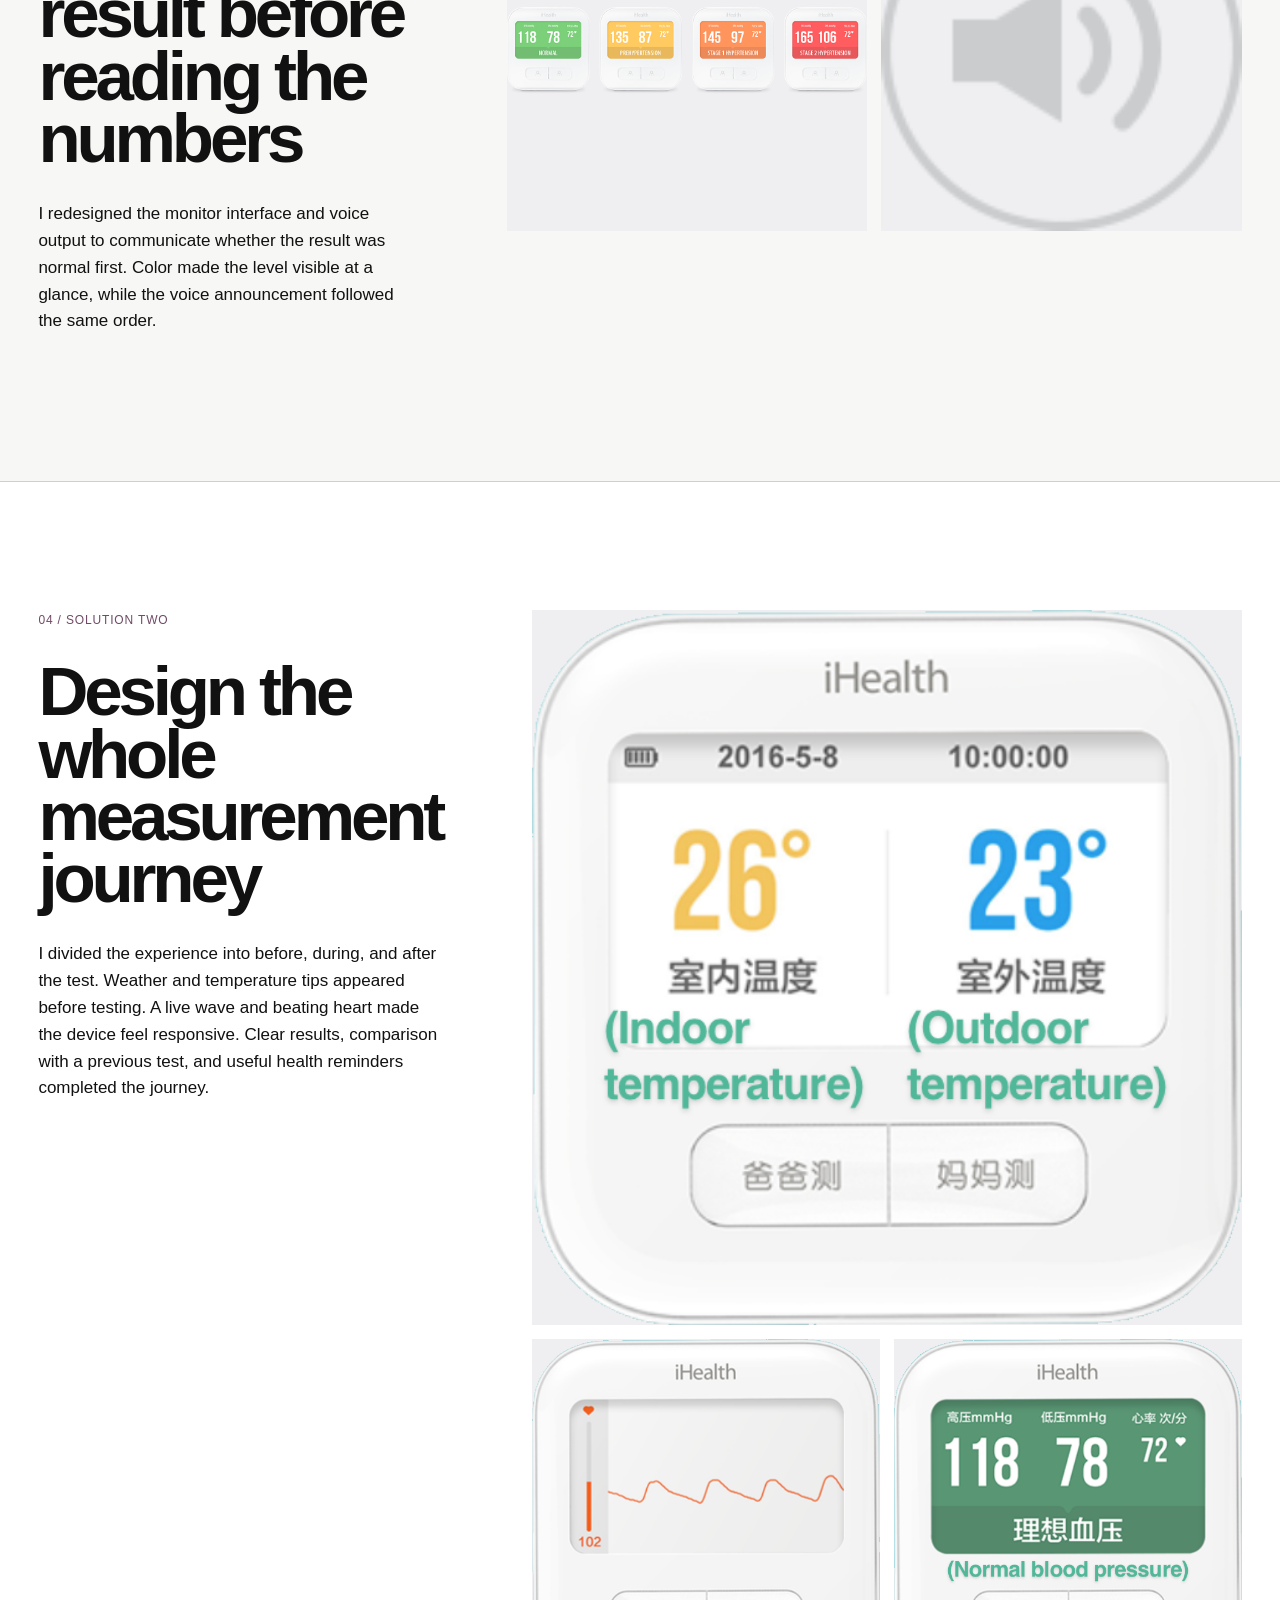
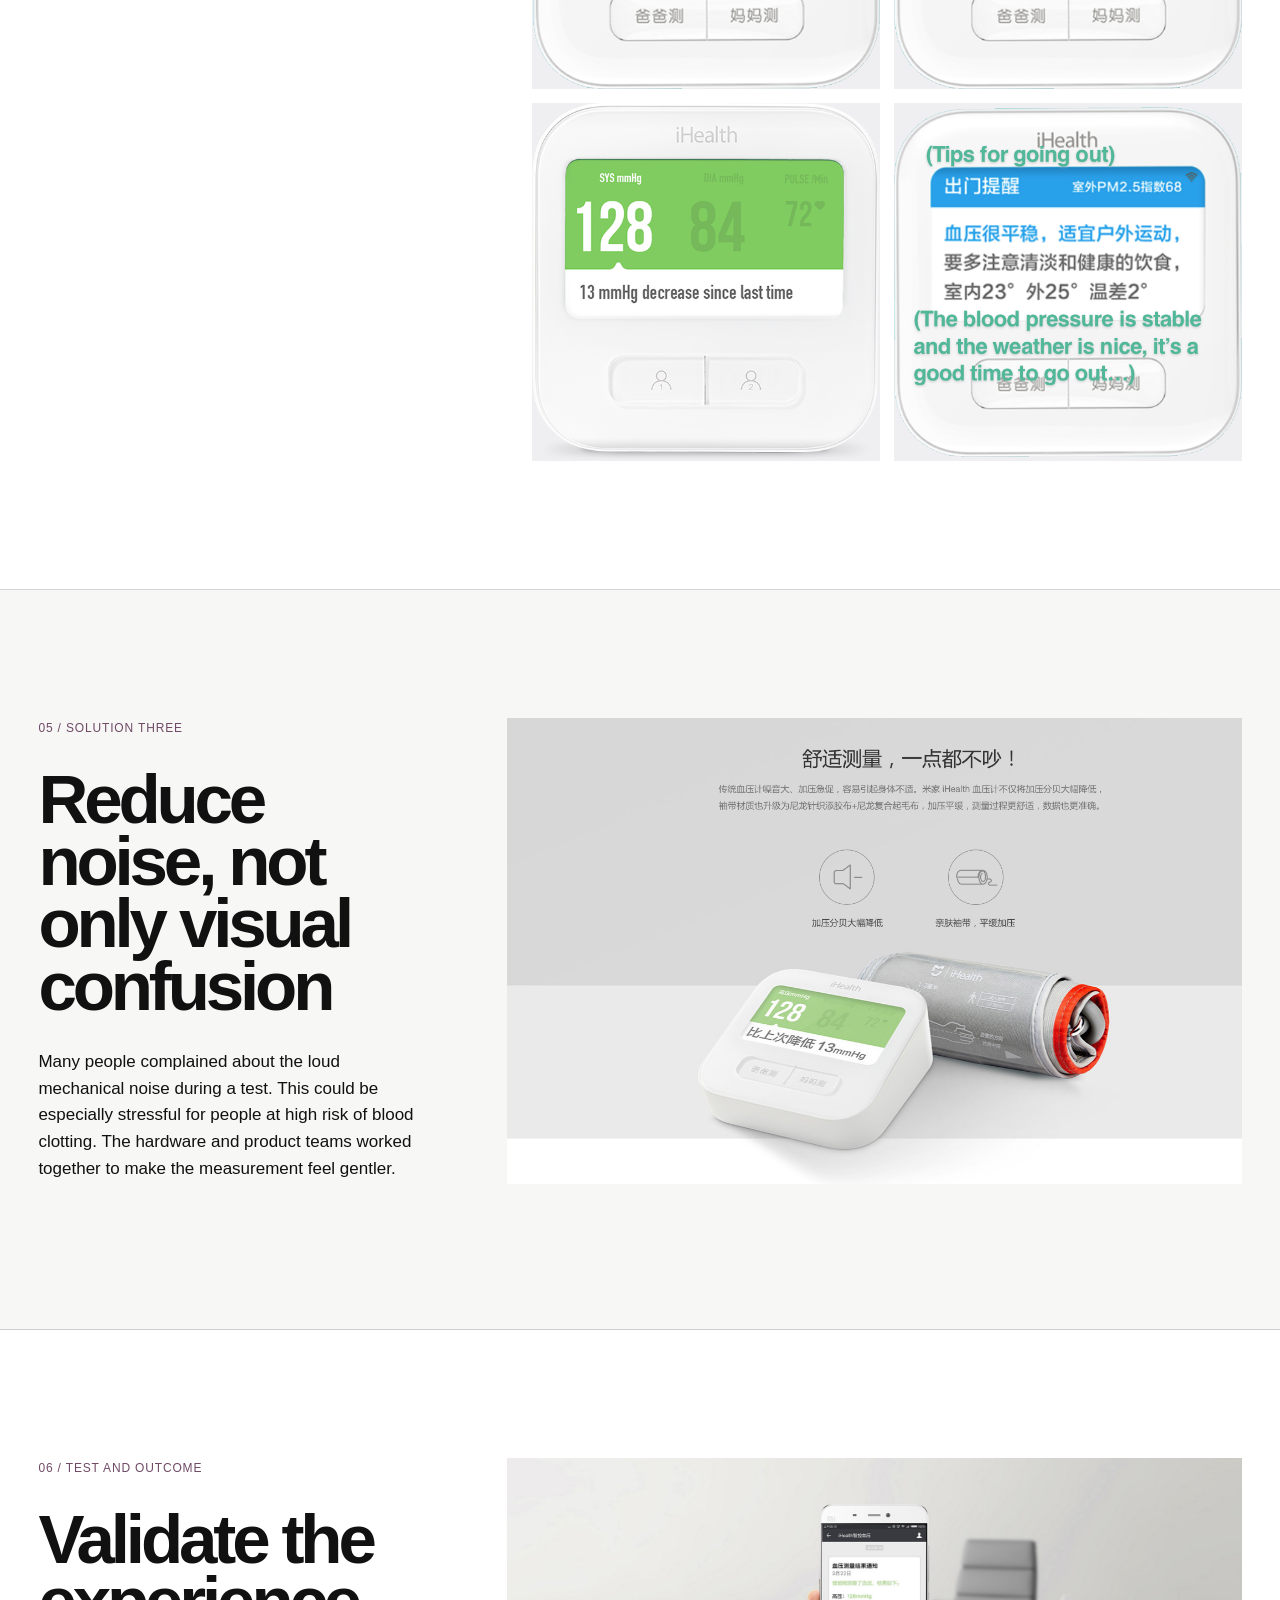
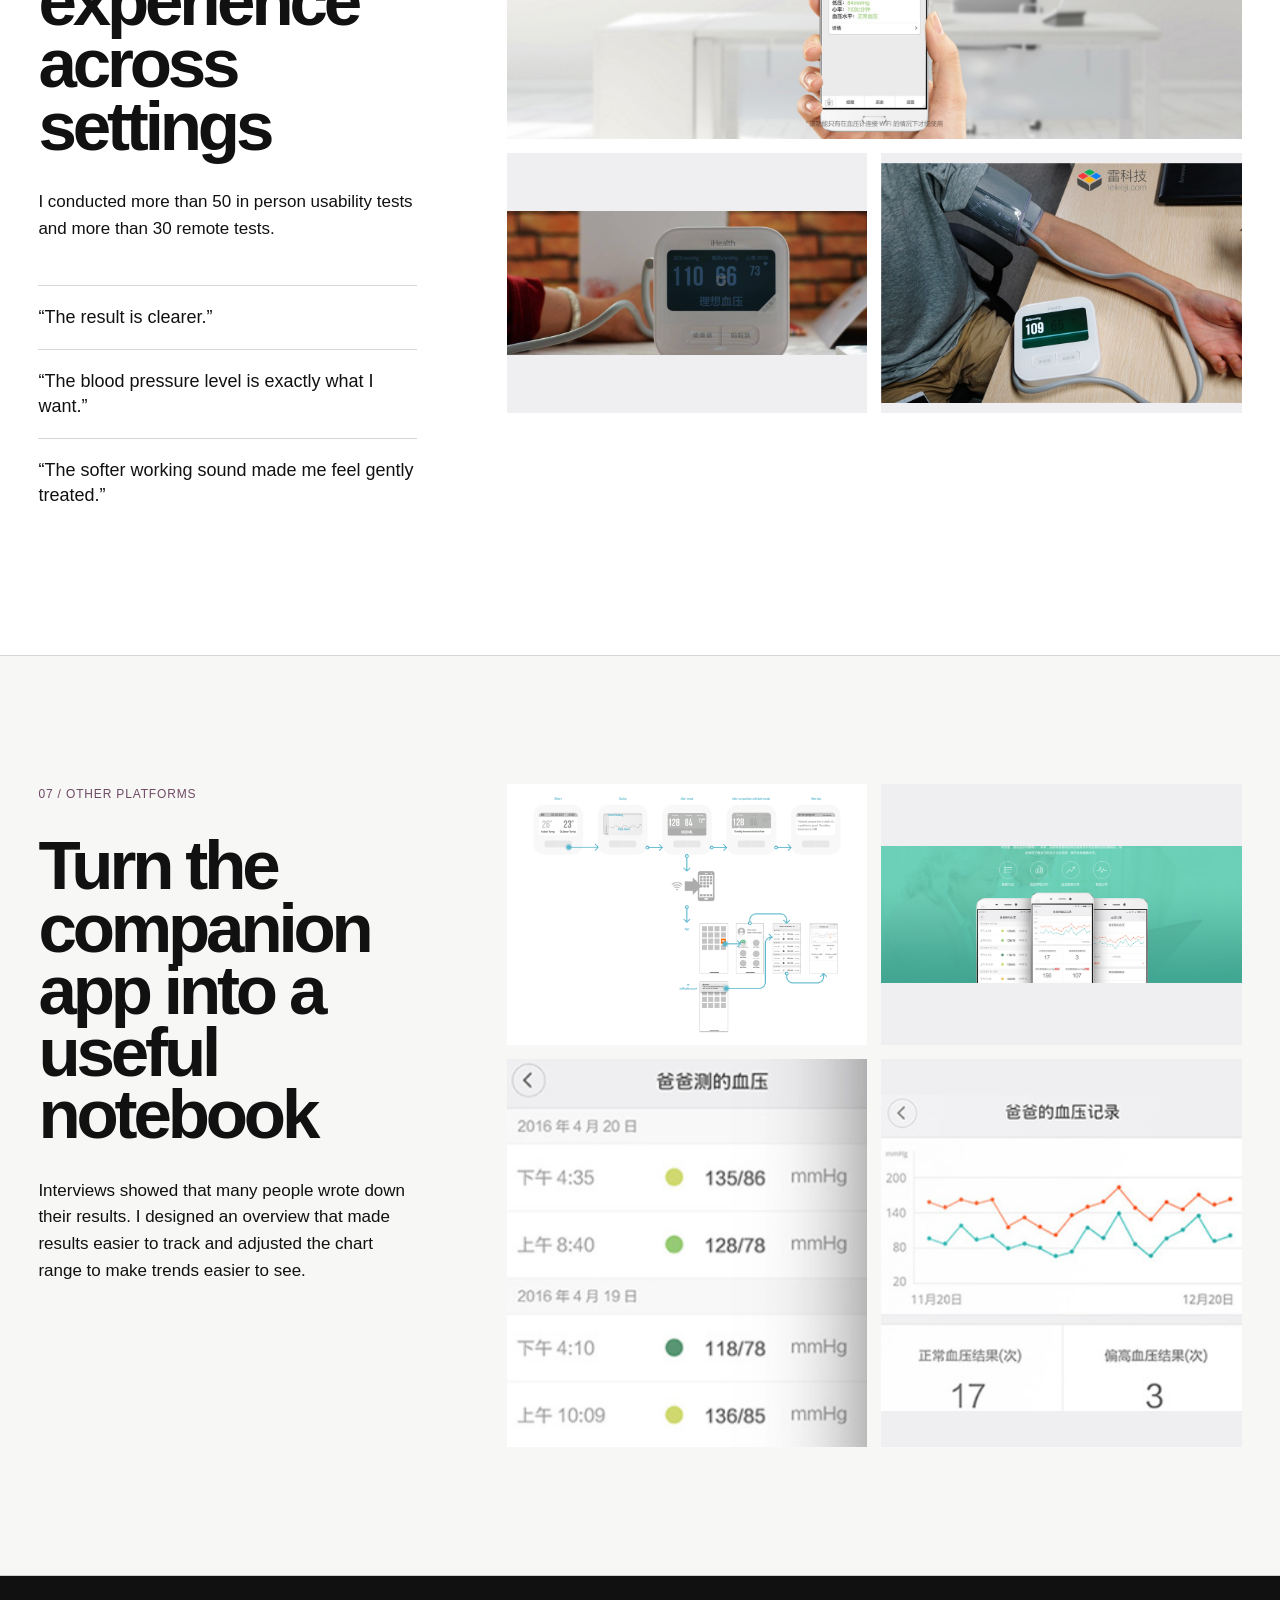
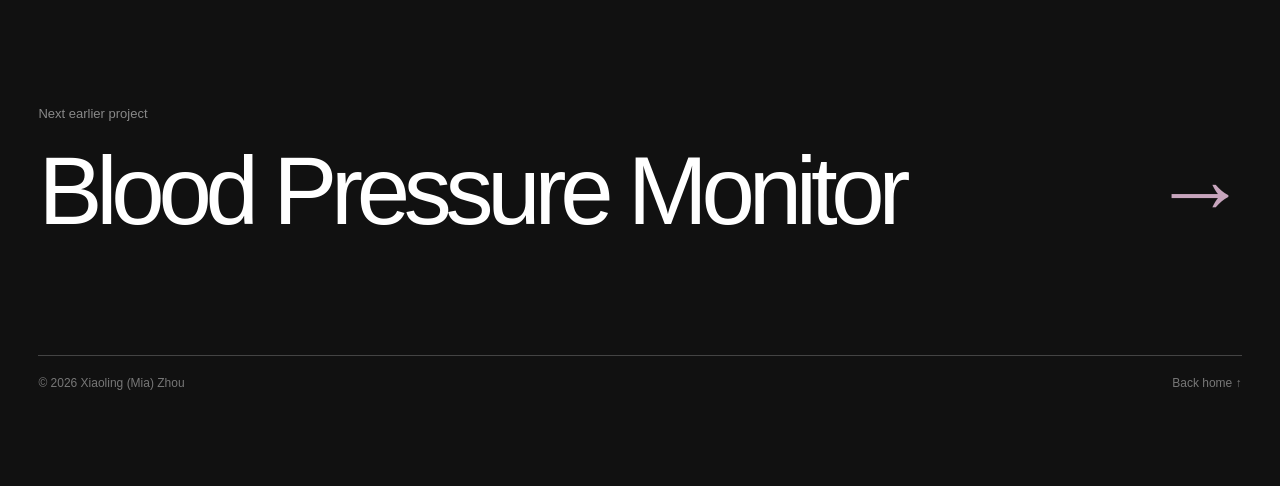
<file: work/other-works/index.html>
<!doctype html><html lang="en"><head><meta charset="UTF-8"/><meta name="viewport" content="width=device-width,initial-scale=1.0"/><meta name="description" content="Other creative work by Xiaoling Zhou"/><link rel="alternate" type="text/plain" href="../../llms.txt" title="Agent-readable portfolio"/><title>Other Works | Xiaoling Zhou</title>  <script type="module" crossorigin src="../../assets/styles-DoU8LGkW.js"></script>
  <script type="module" crossorigin src="../../assets/archive-main-BBZCOyMZ.js"></script>
  <link rel="stylesheet" crossorigin href="../../assets/styles-3I42yG9K.css">
</head><body><div id="root"></div></body></html>
</file>
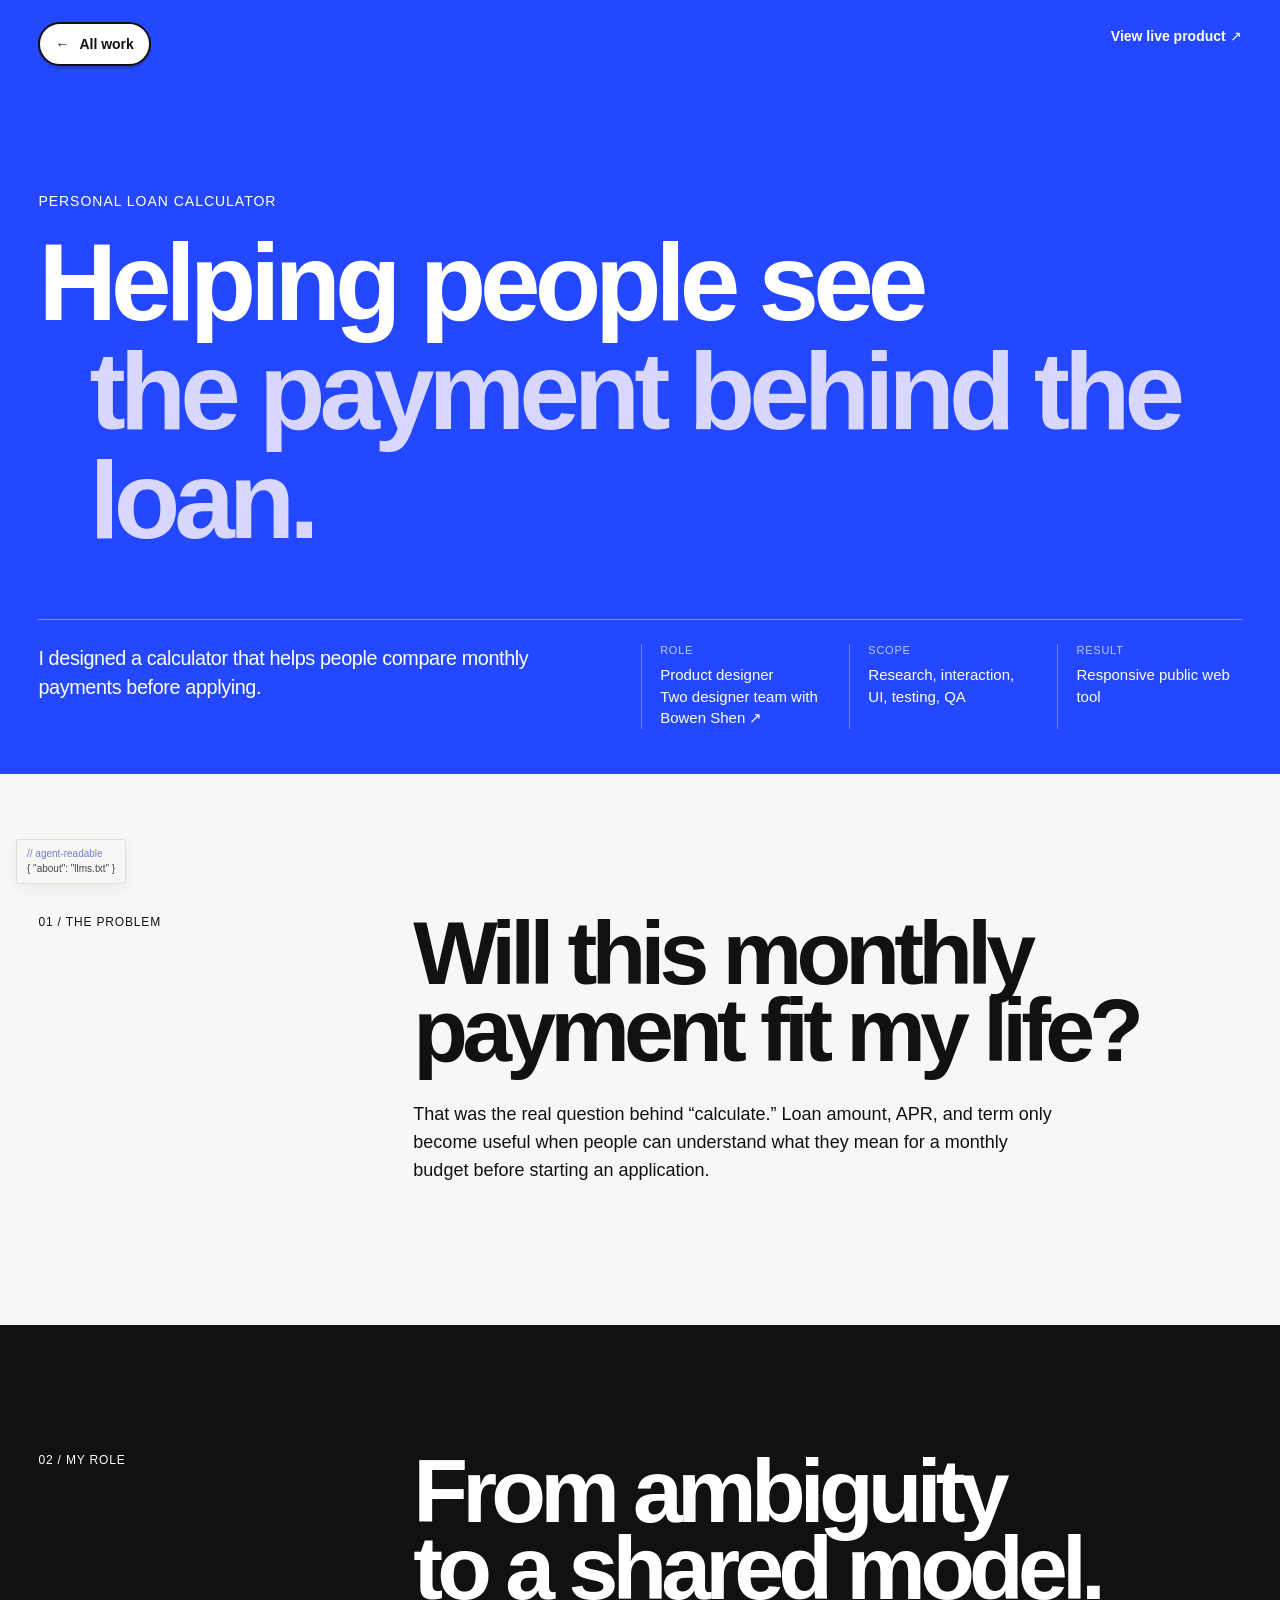
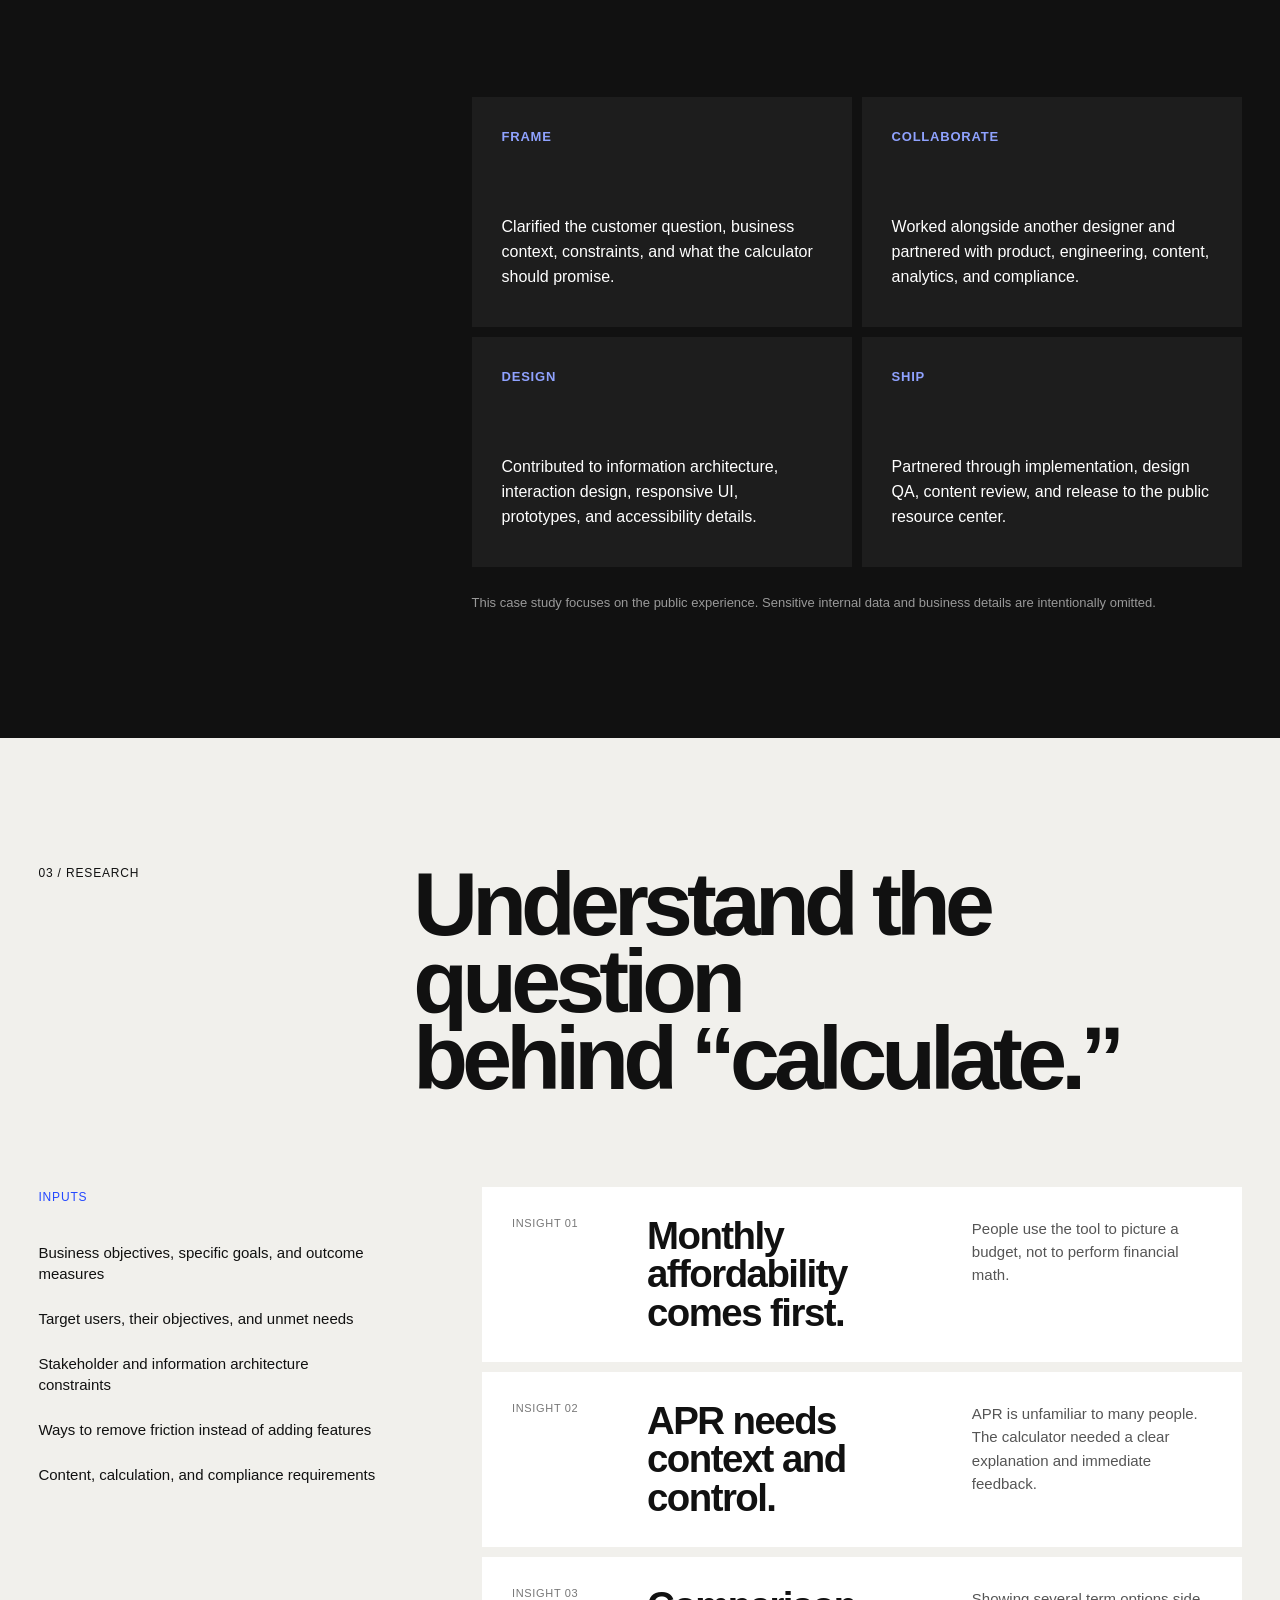
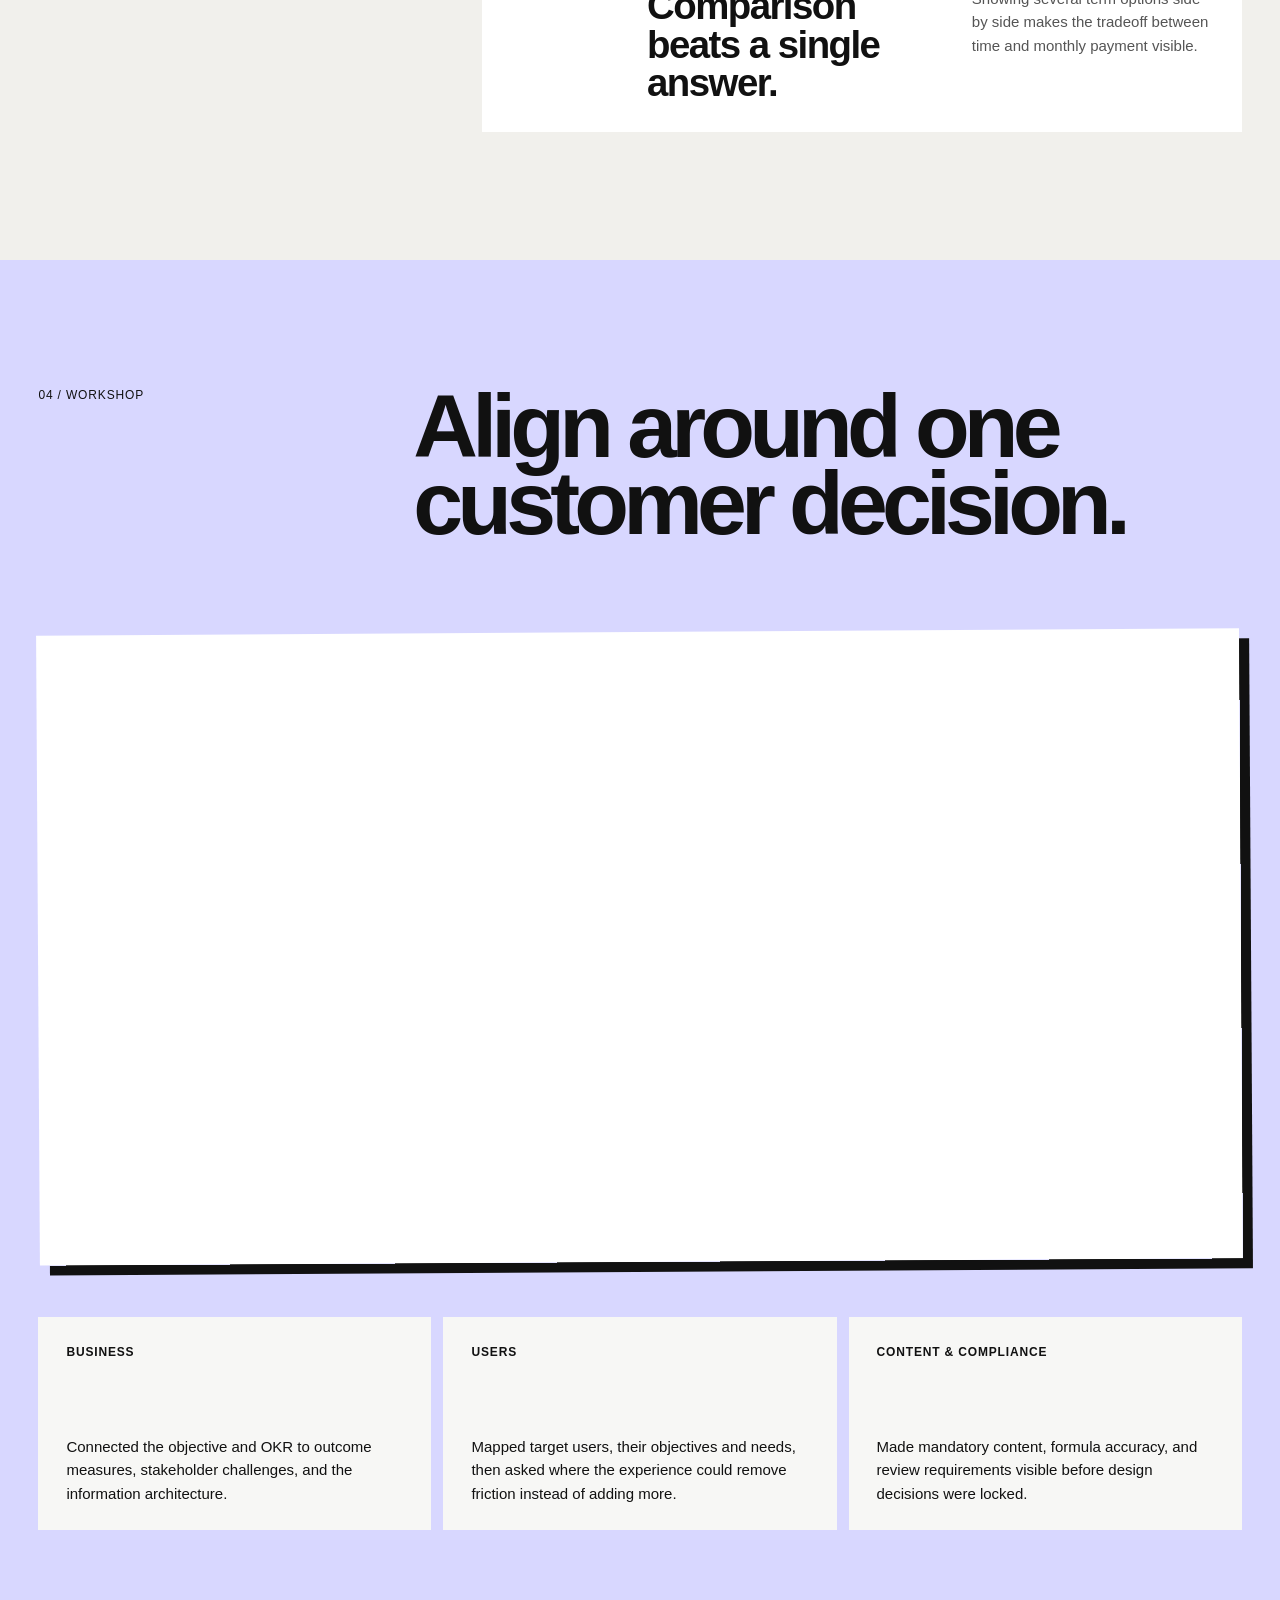
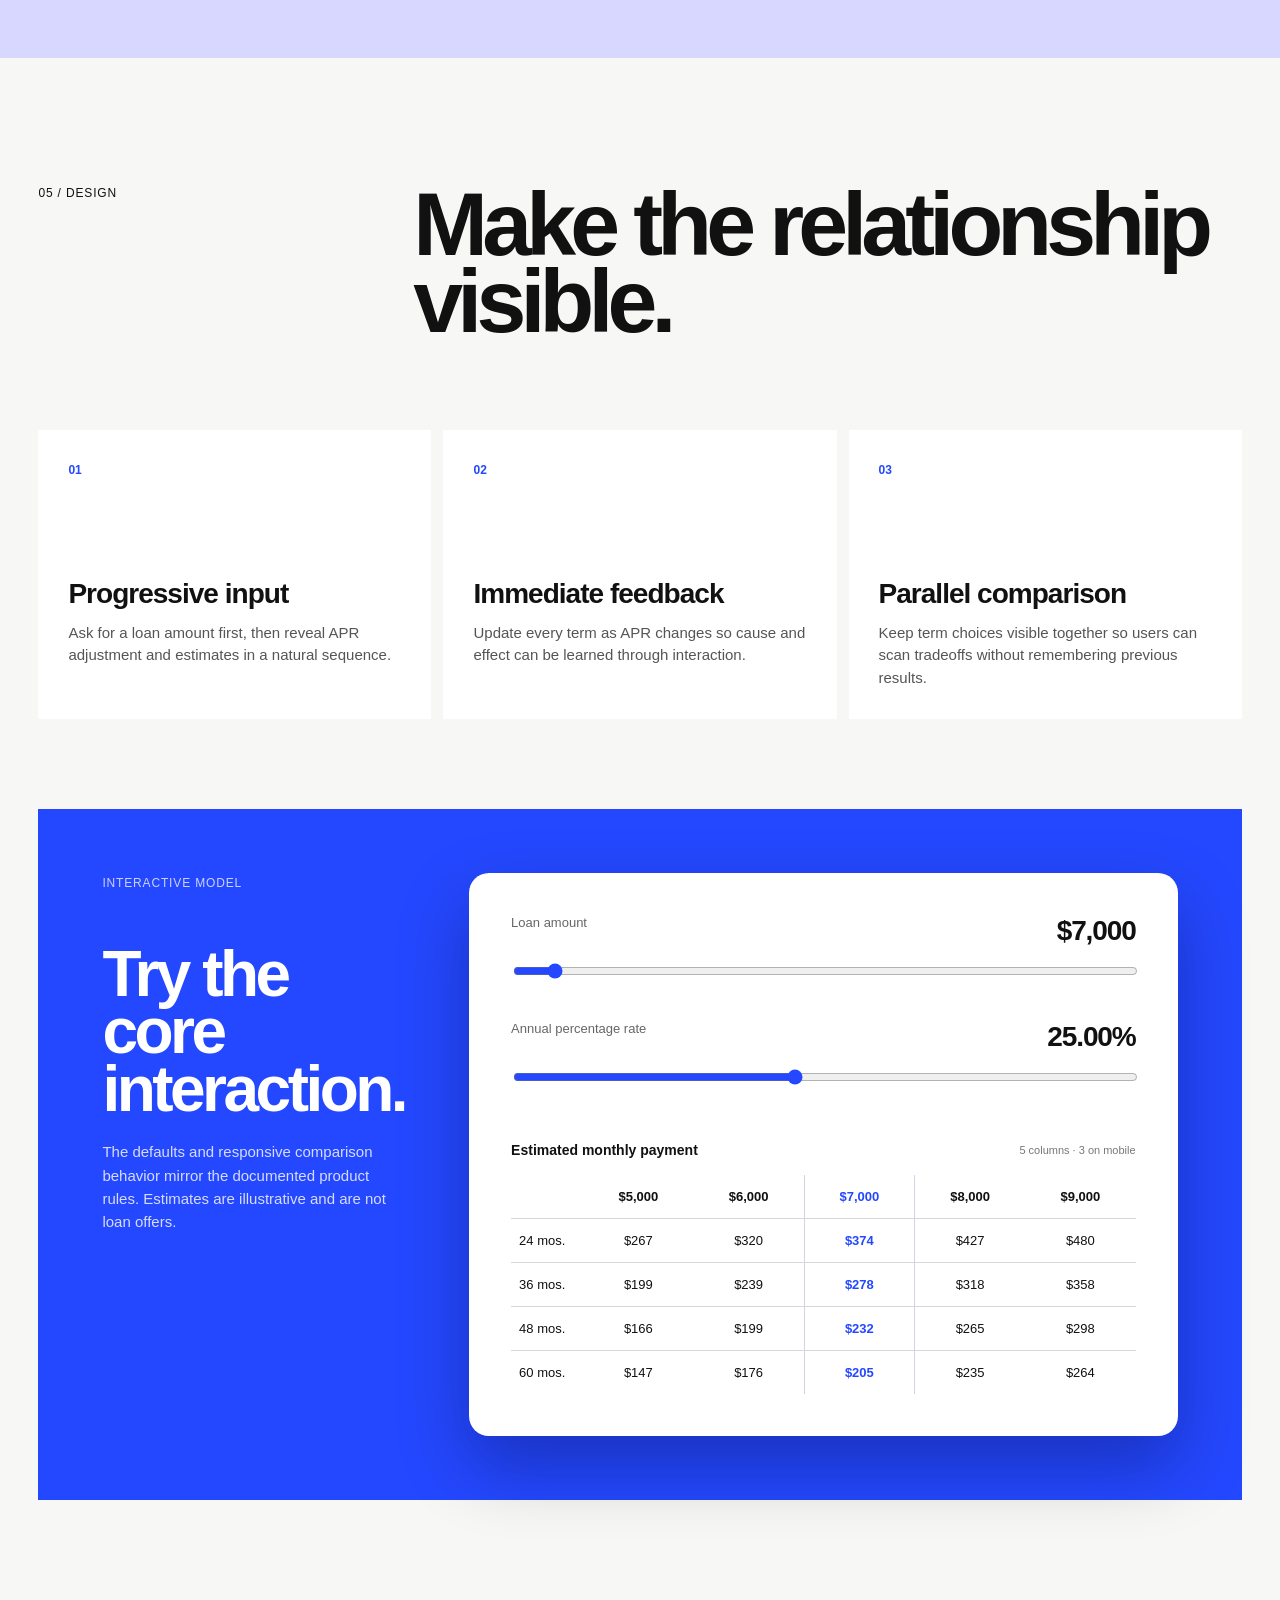
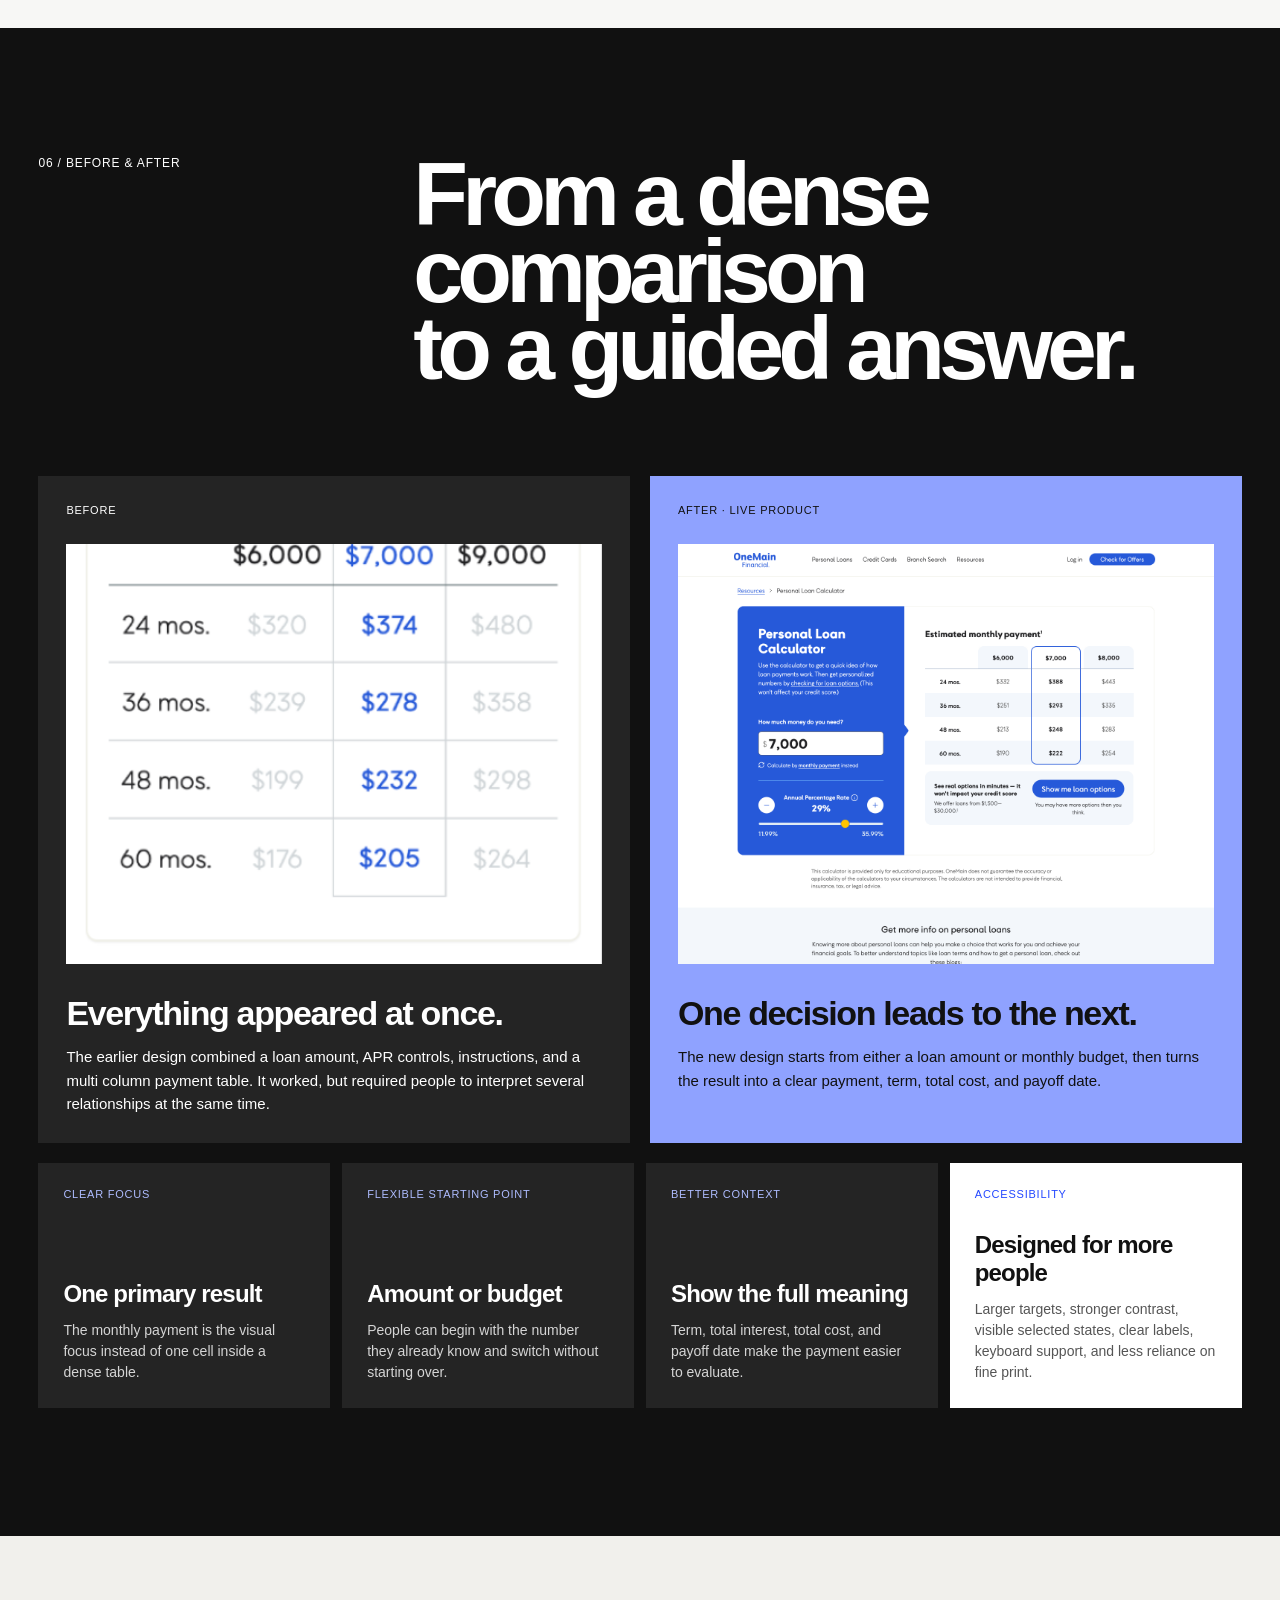
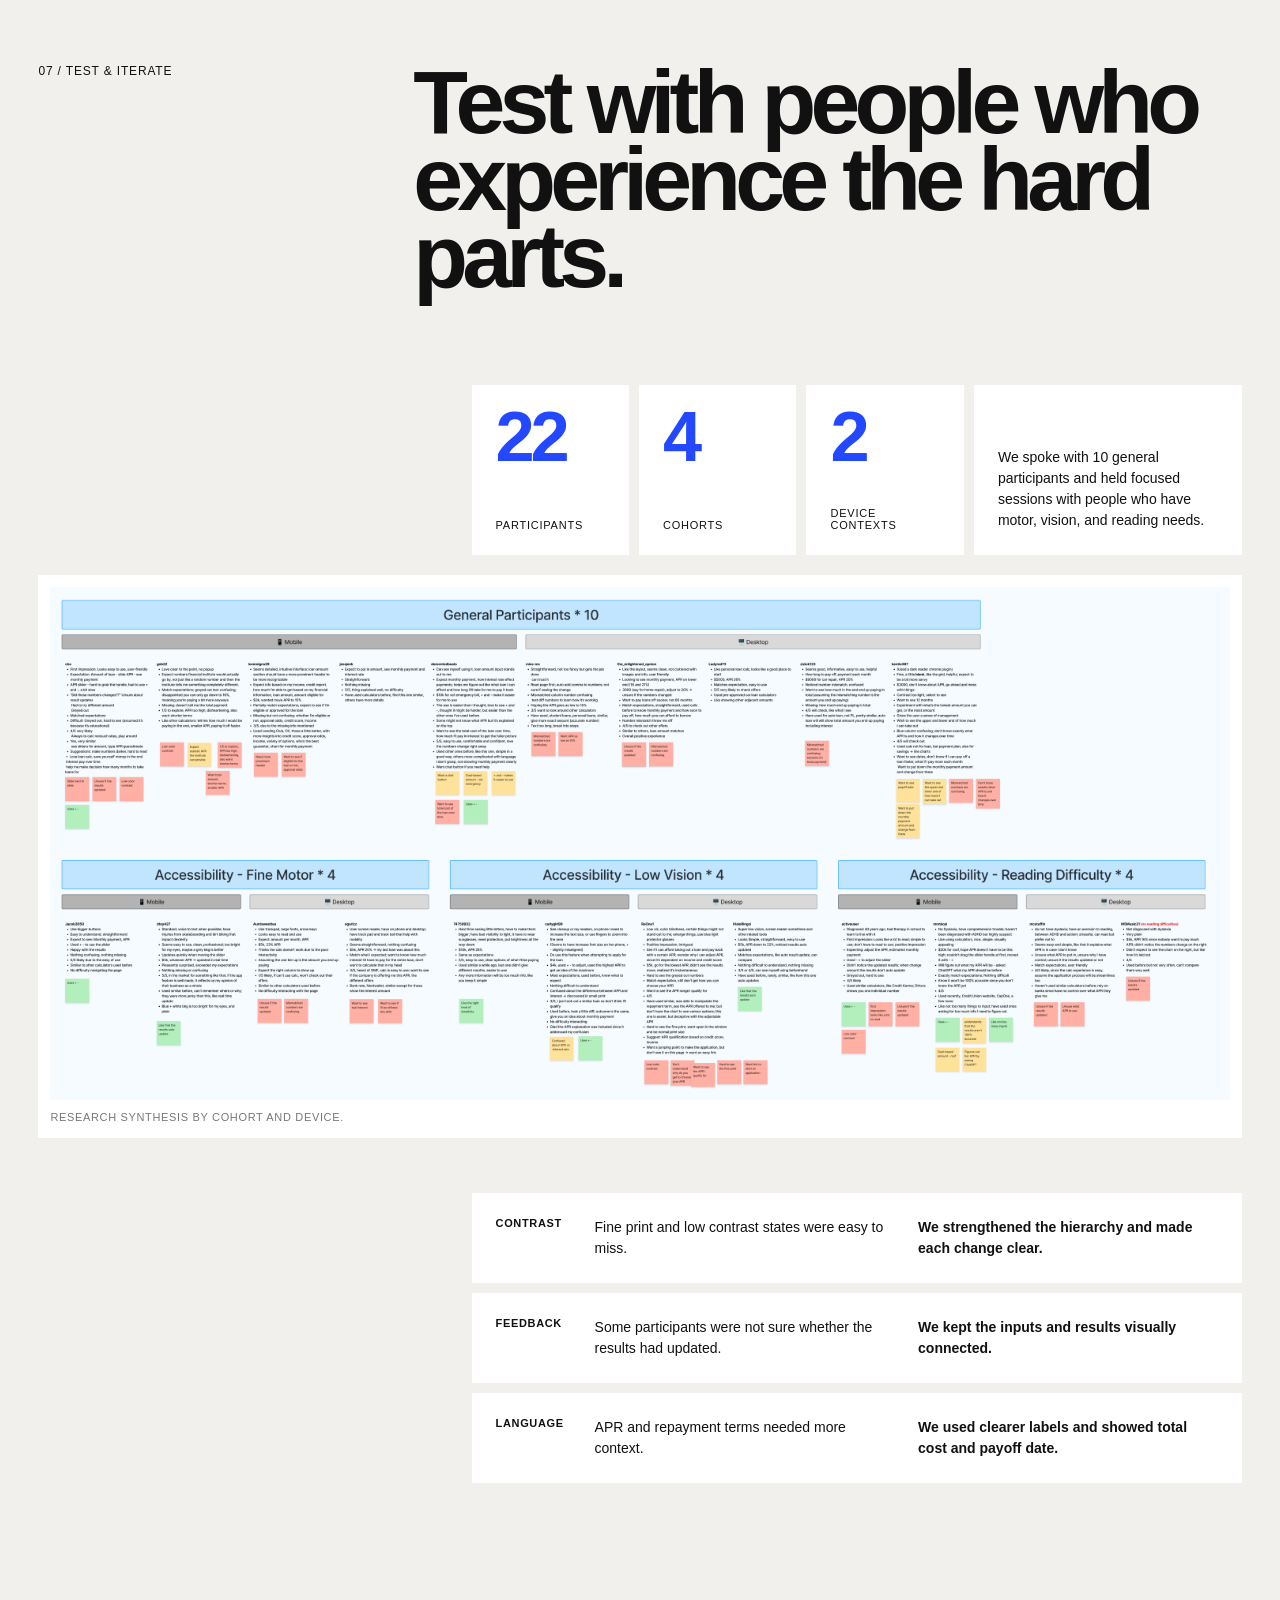
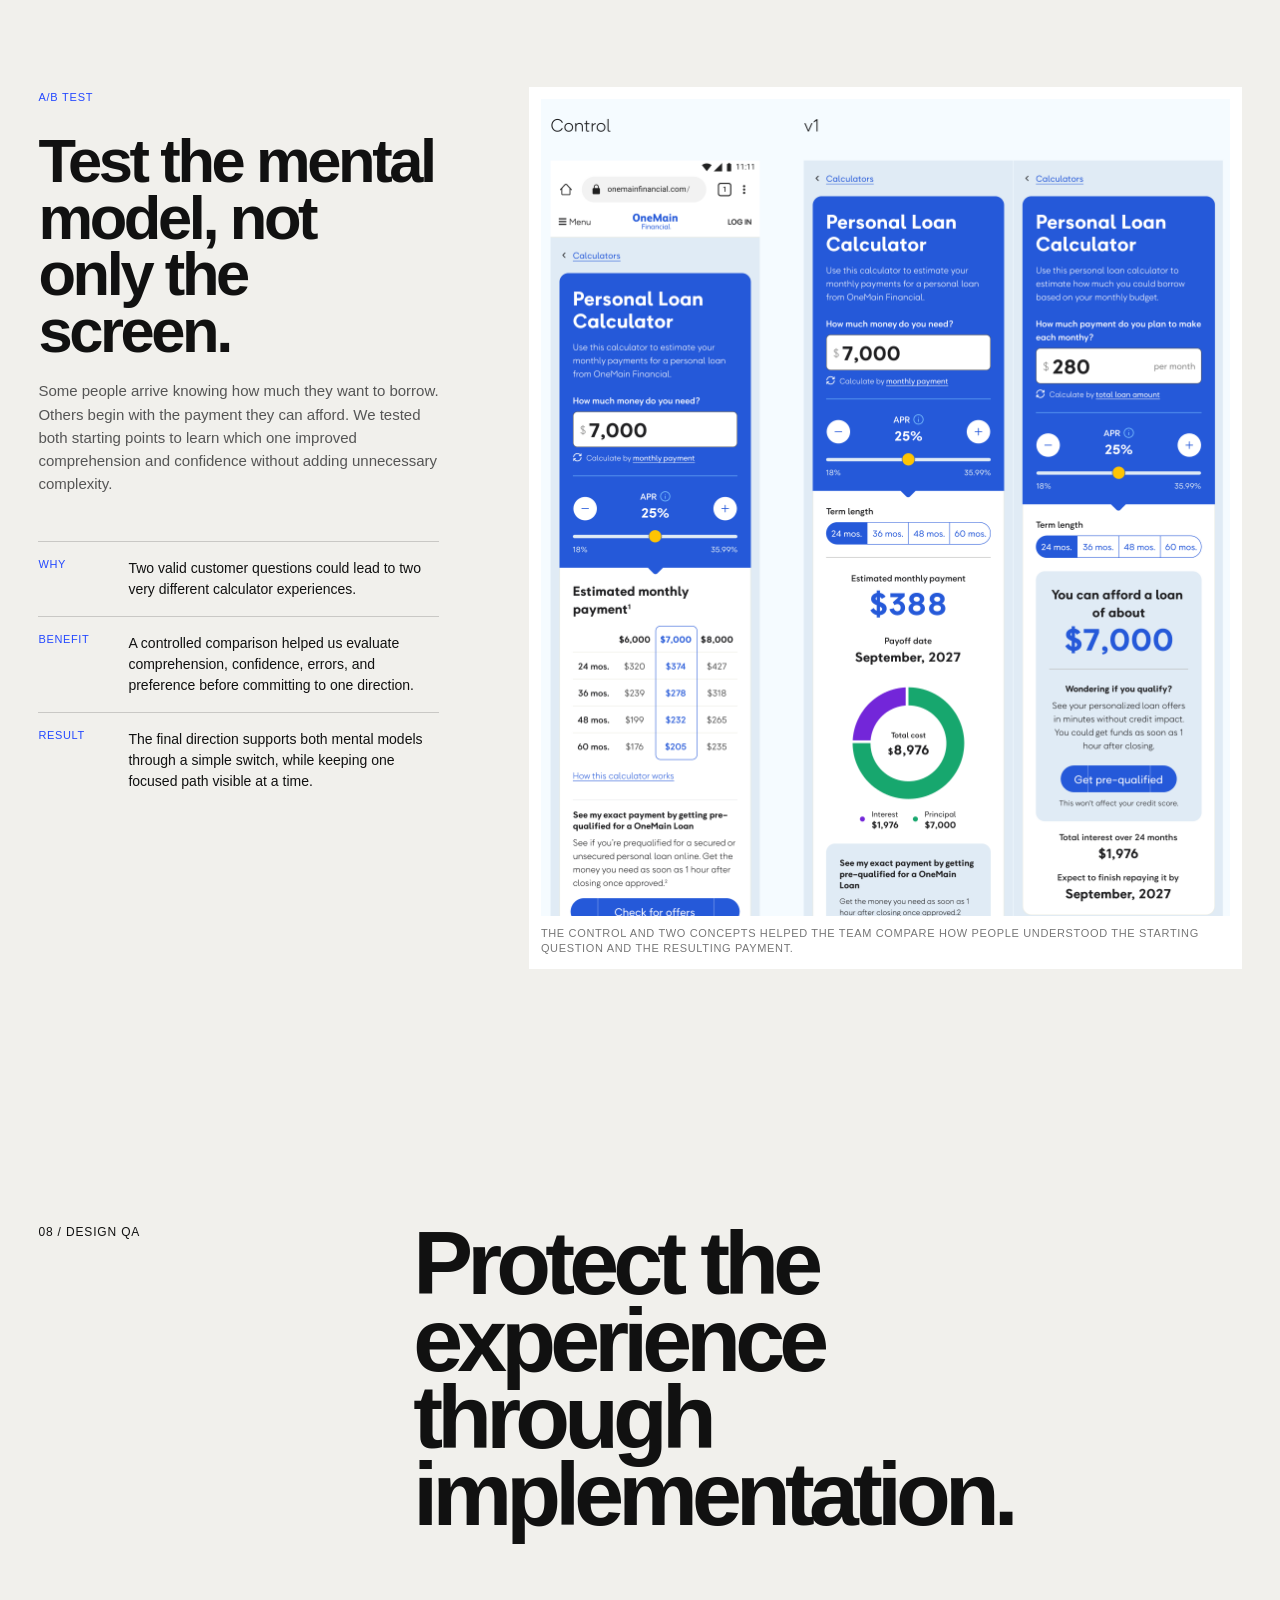
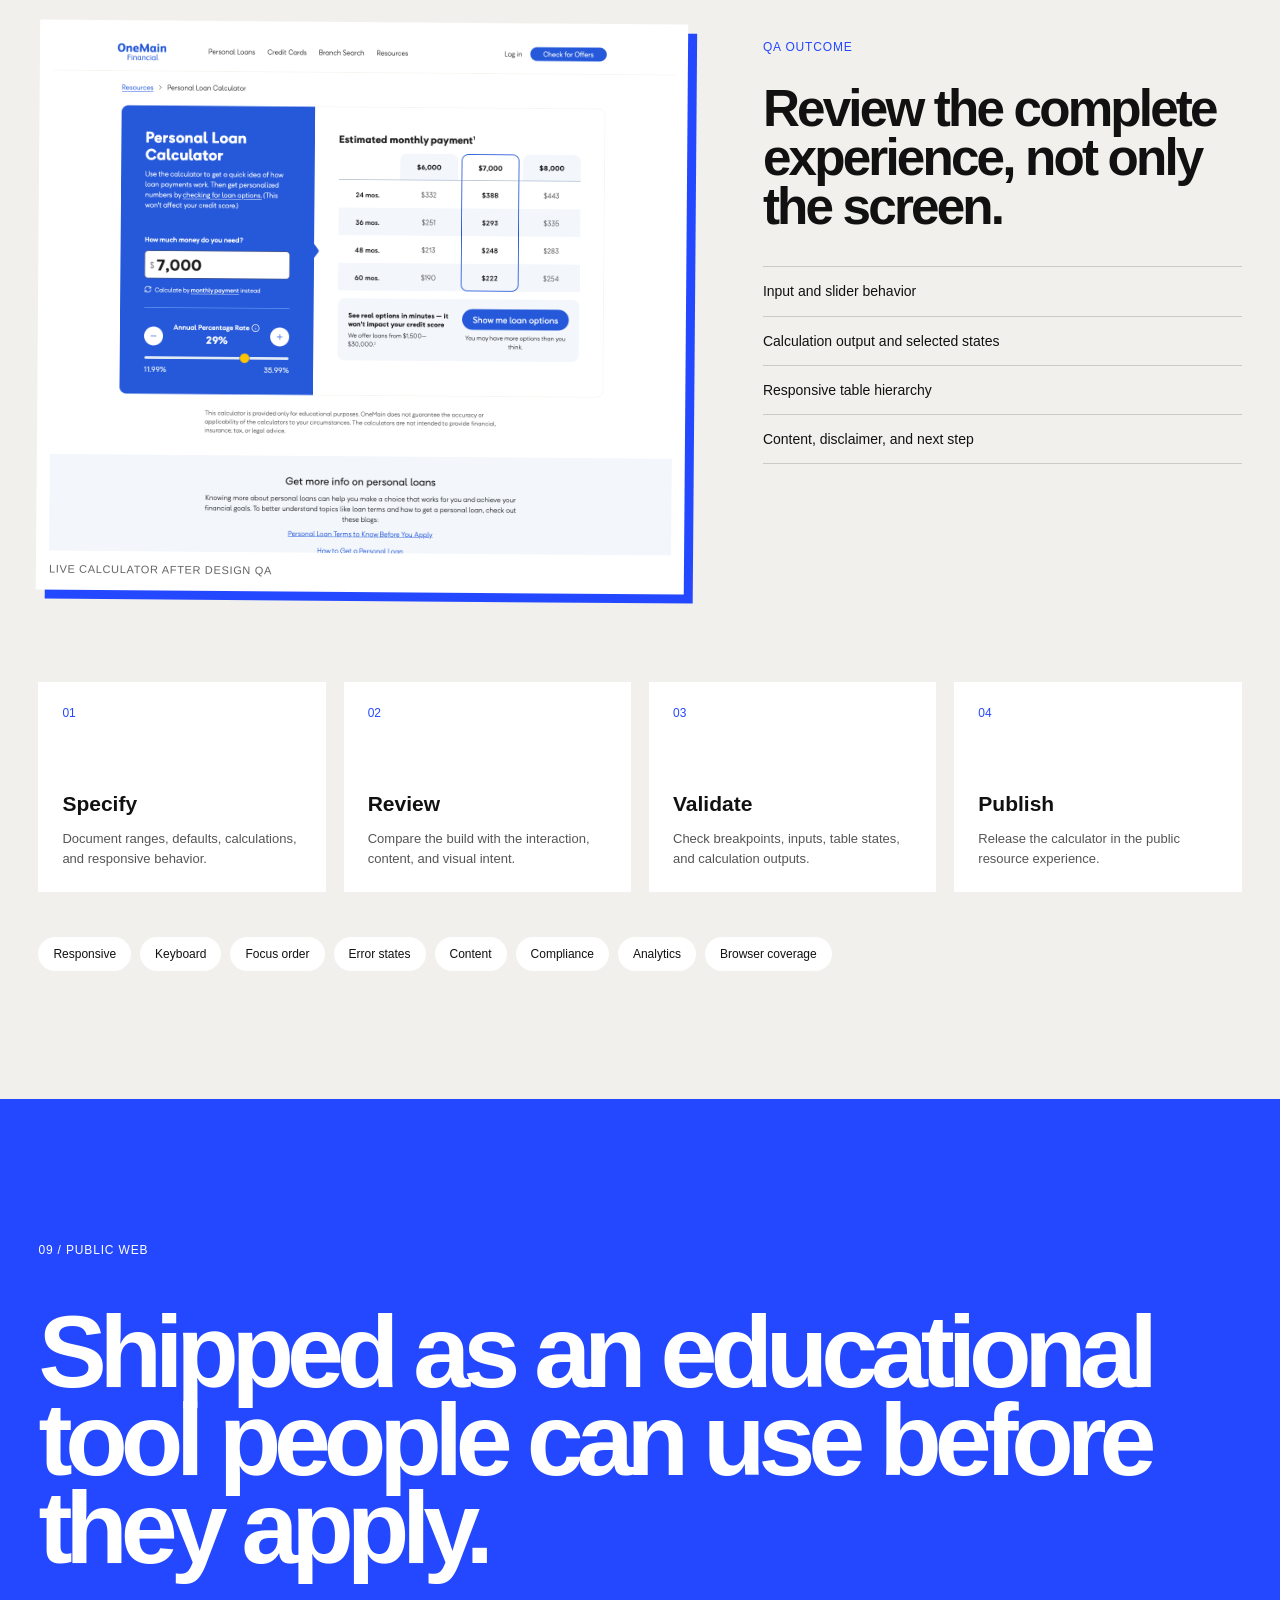
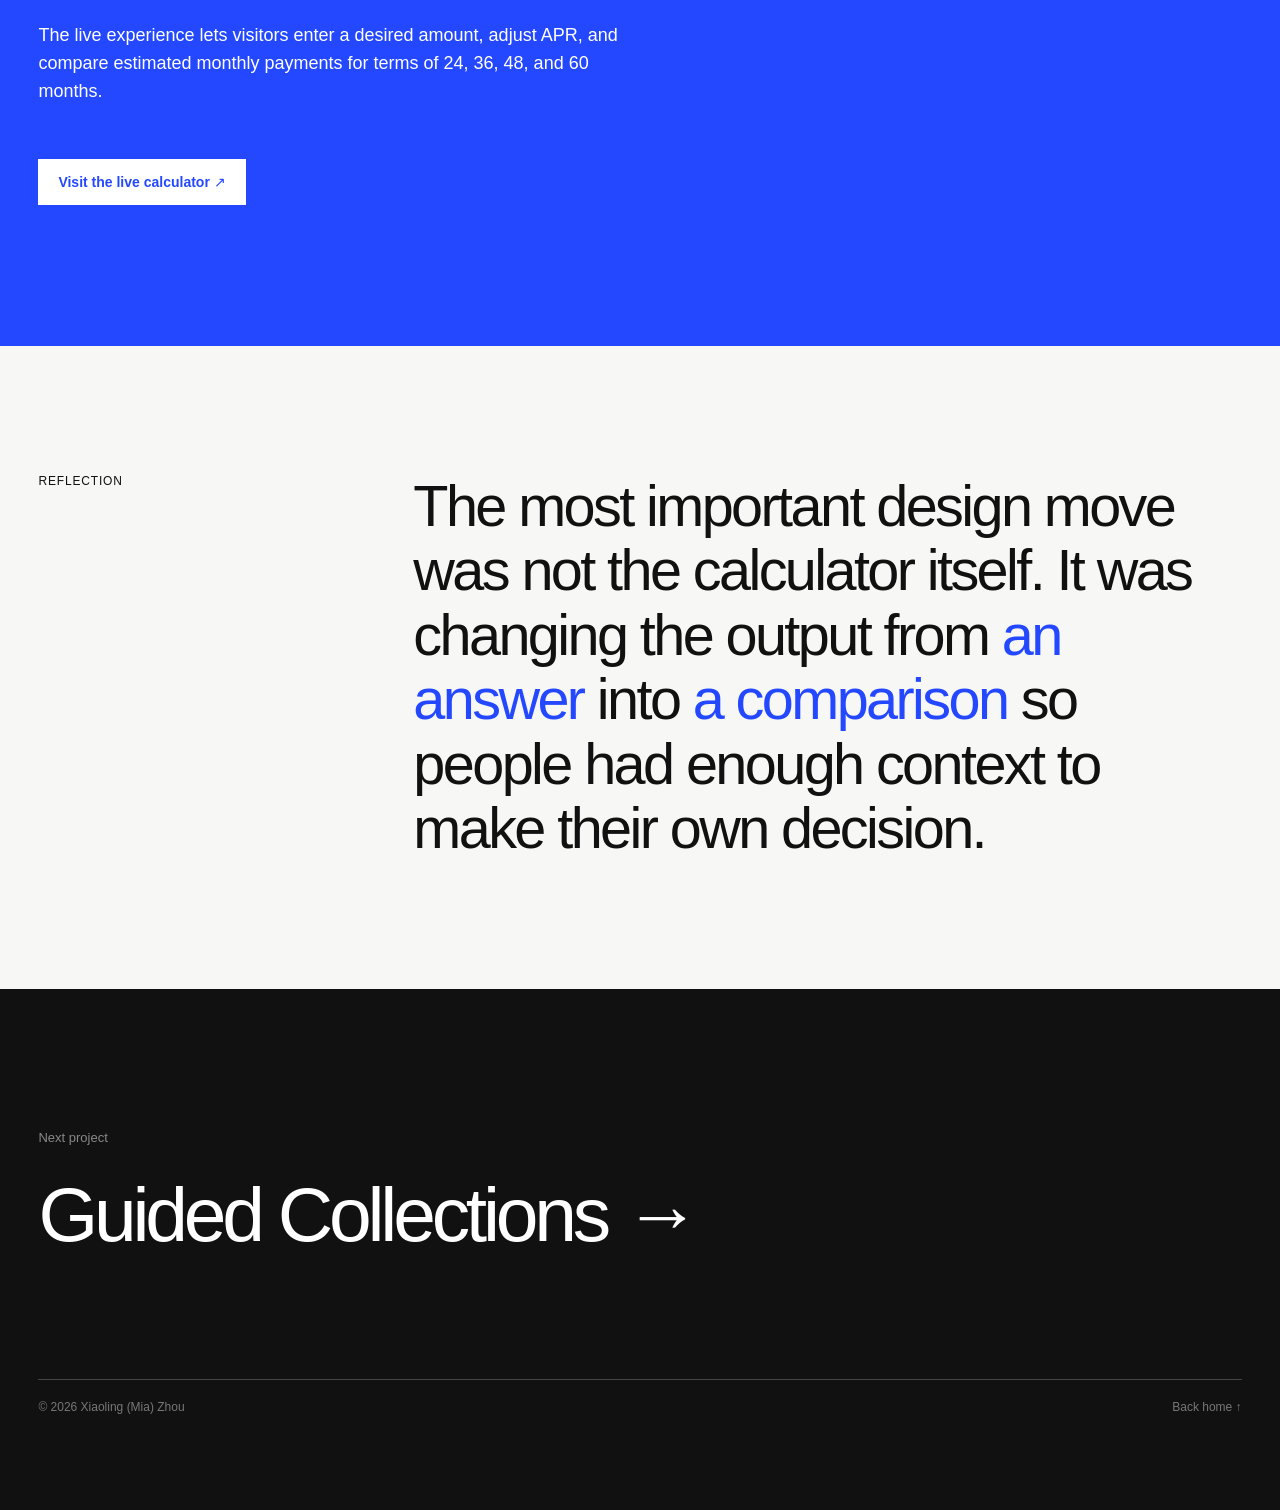
<file: work/personal-loan-calculator/index.html>
<!doctype html>
<html lang="en">
  <head>
    <meta charset="UTF-8" />
    <meta name="viewport" content="width=device-width, initial-scale=1.0" />
    <meta name="description" content="A product design case study by Xiaoling Zhou: designing and launching OneMain Financial's educational personal loan calculator." />
    <link rel="alternate" type="text/plain" href="../../llms.txt" title="Agent-readable portfolio" />
    <title>Personal Loan Calculator — Xiaoling Zhou</title>
    <script type="module" crossorigin src="../../assets/loanCaseStudy-Cn6KsB83.js"></script>
    <link rel="modulepreload" crossorigin href="../../assets/styles-DoU8LGkW.js">
    <link rel="stylesheet" crossorigin href="../../assets/styles-3I42yG9K.css">
  </head>
  <body>
    <div id="root"></div>
  </body>
</html>
</file>
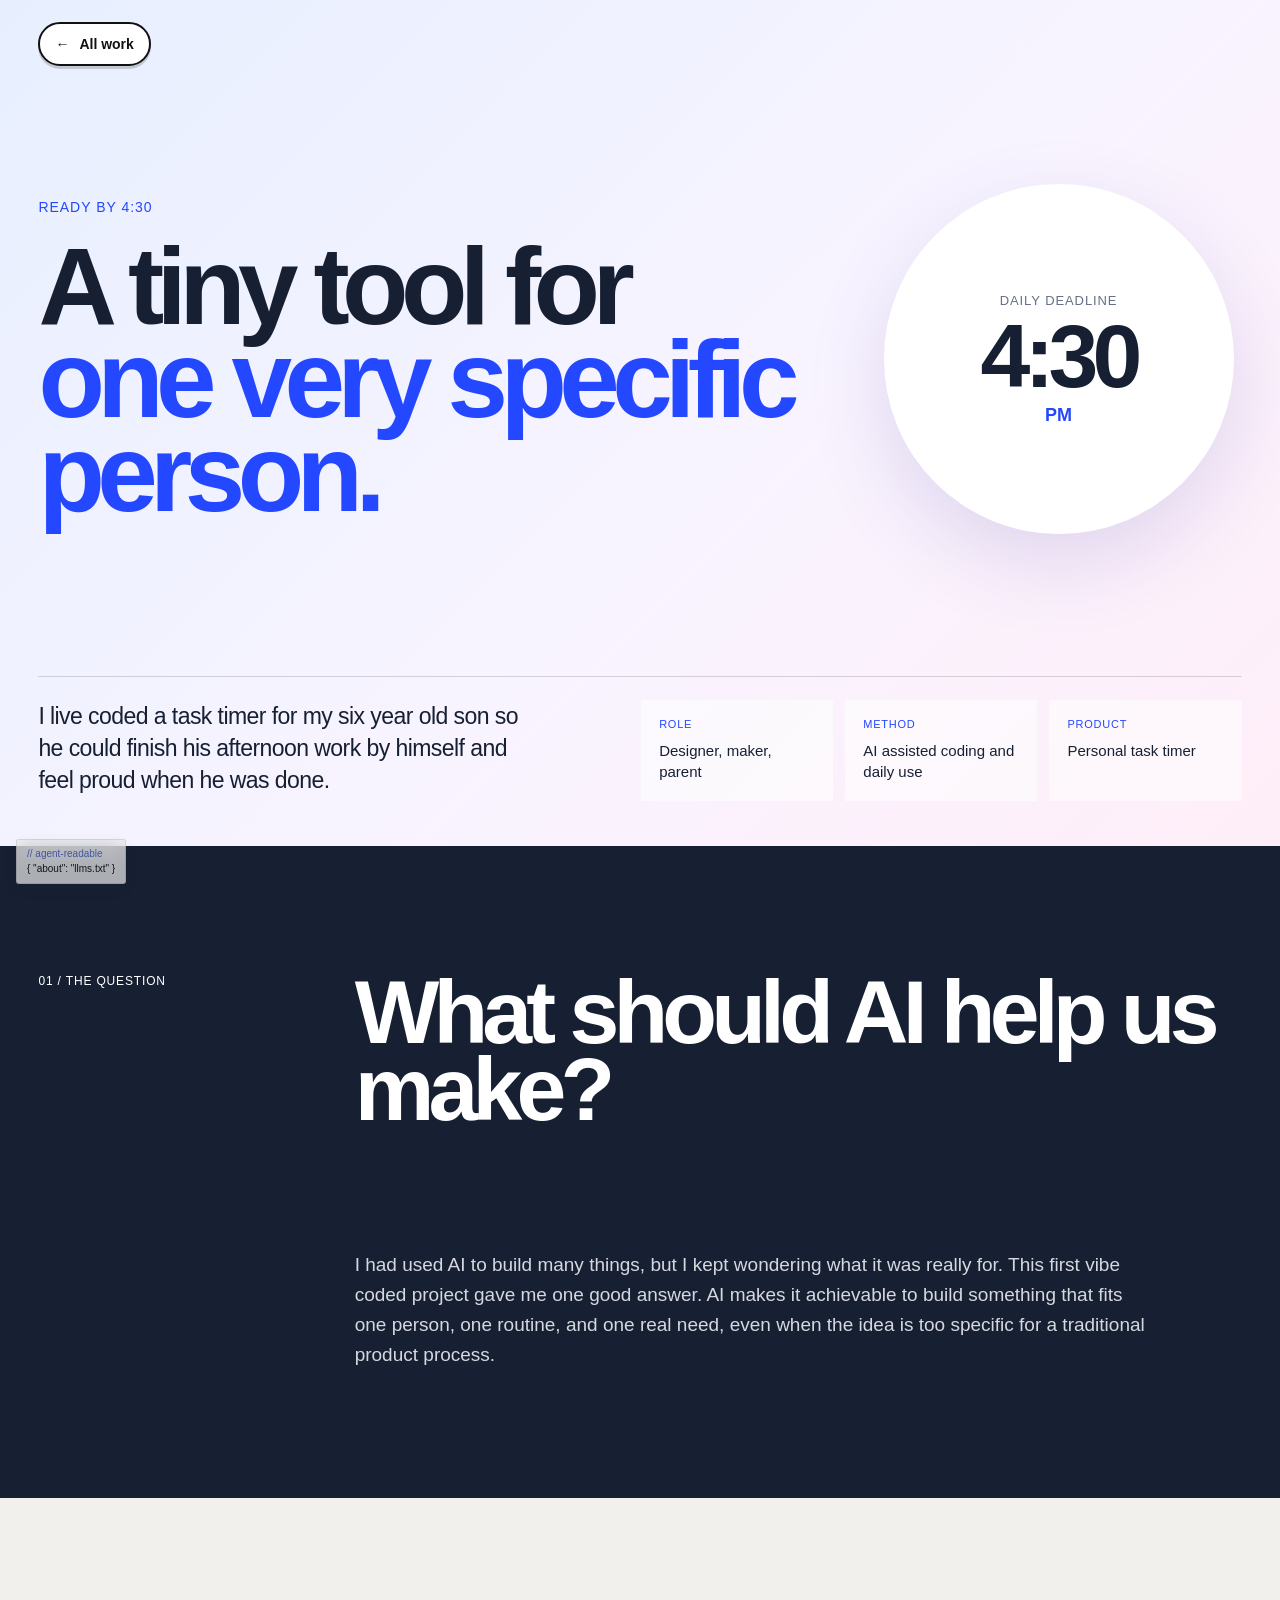
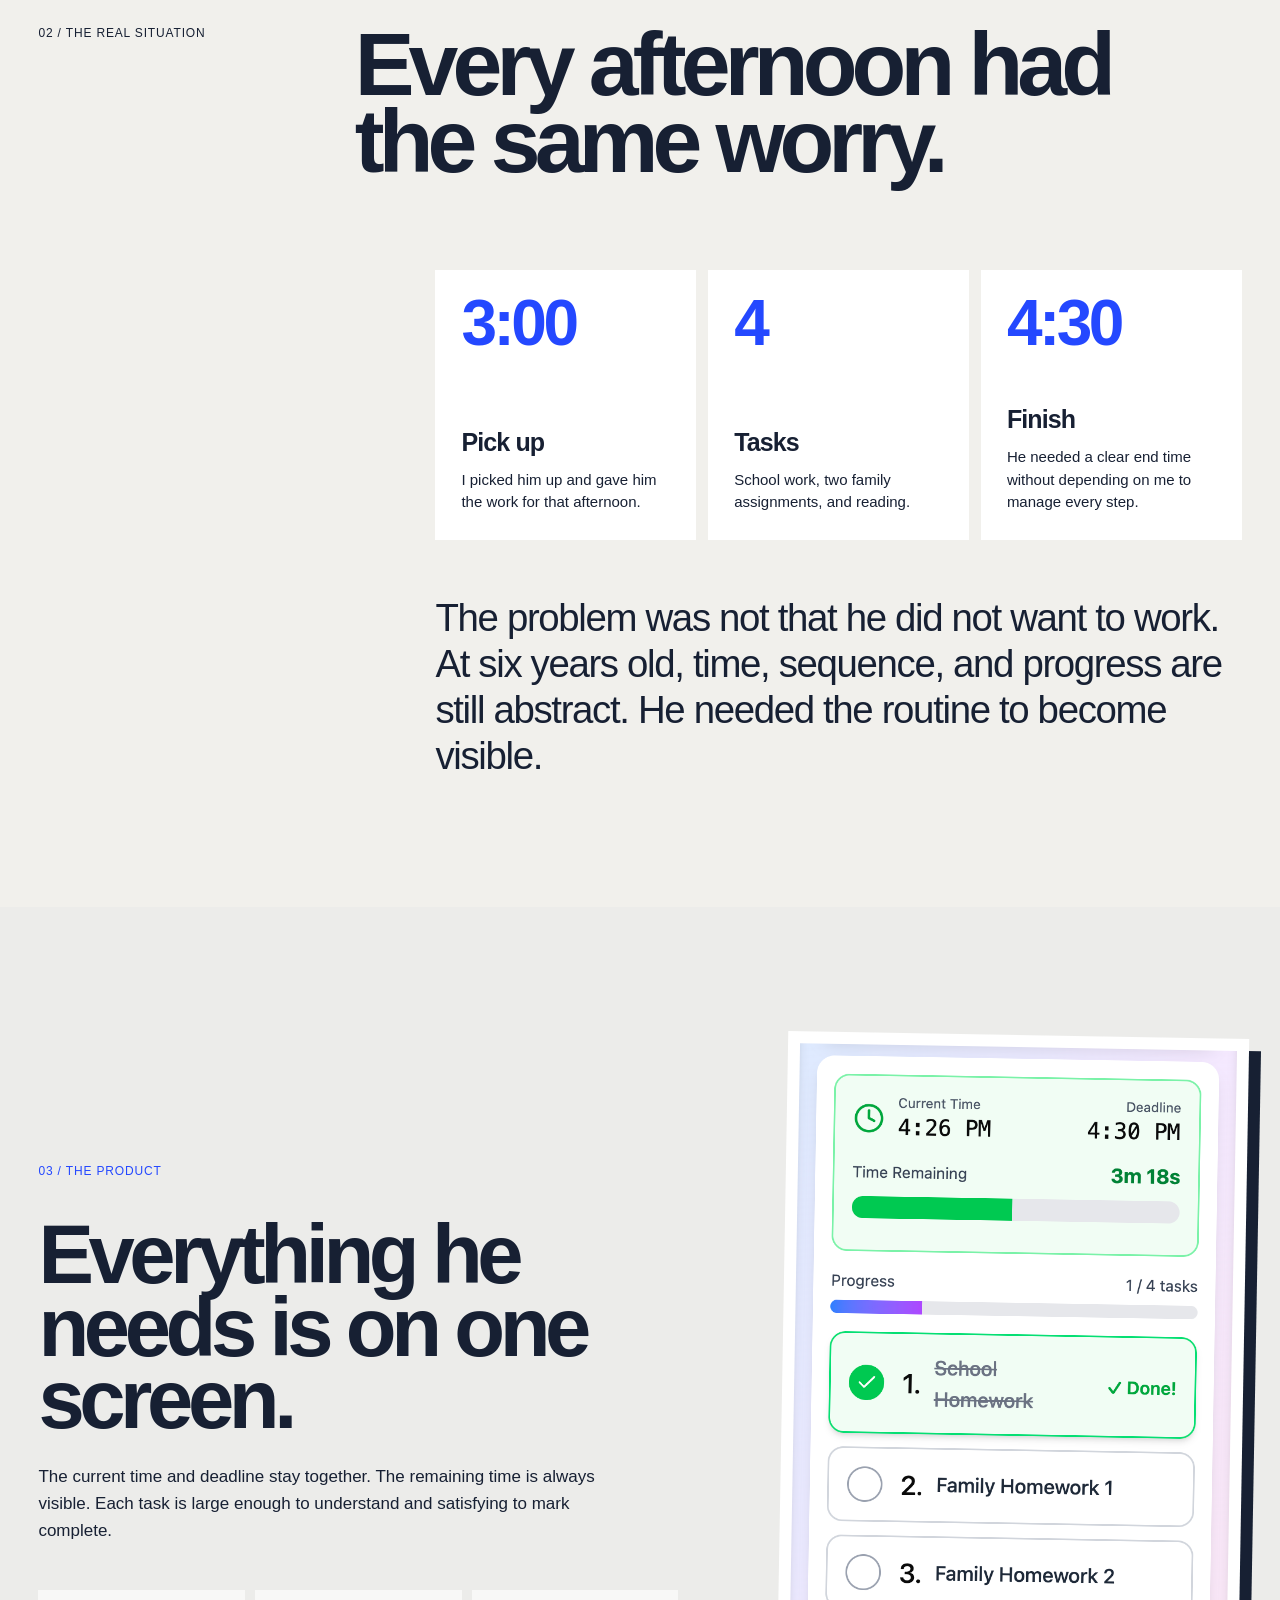
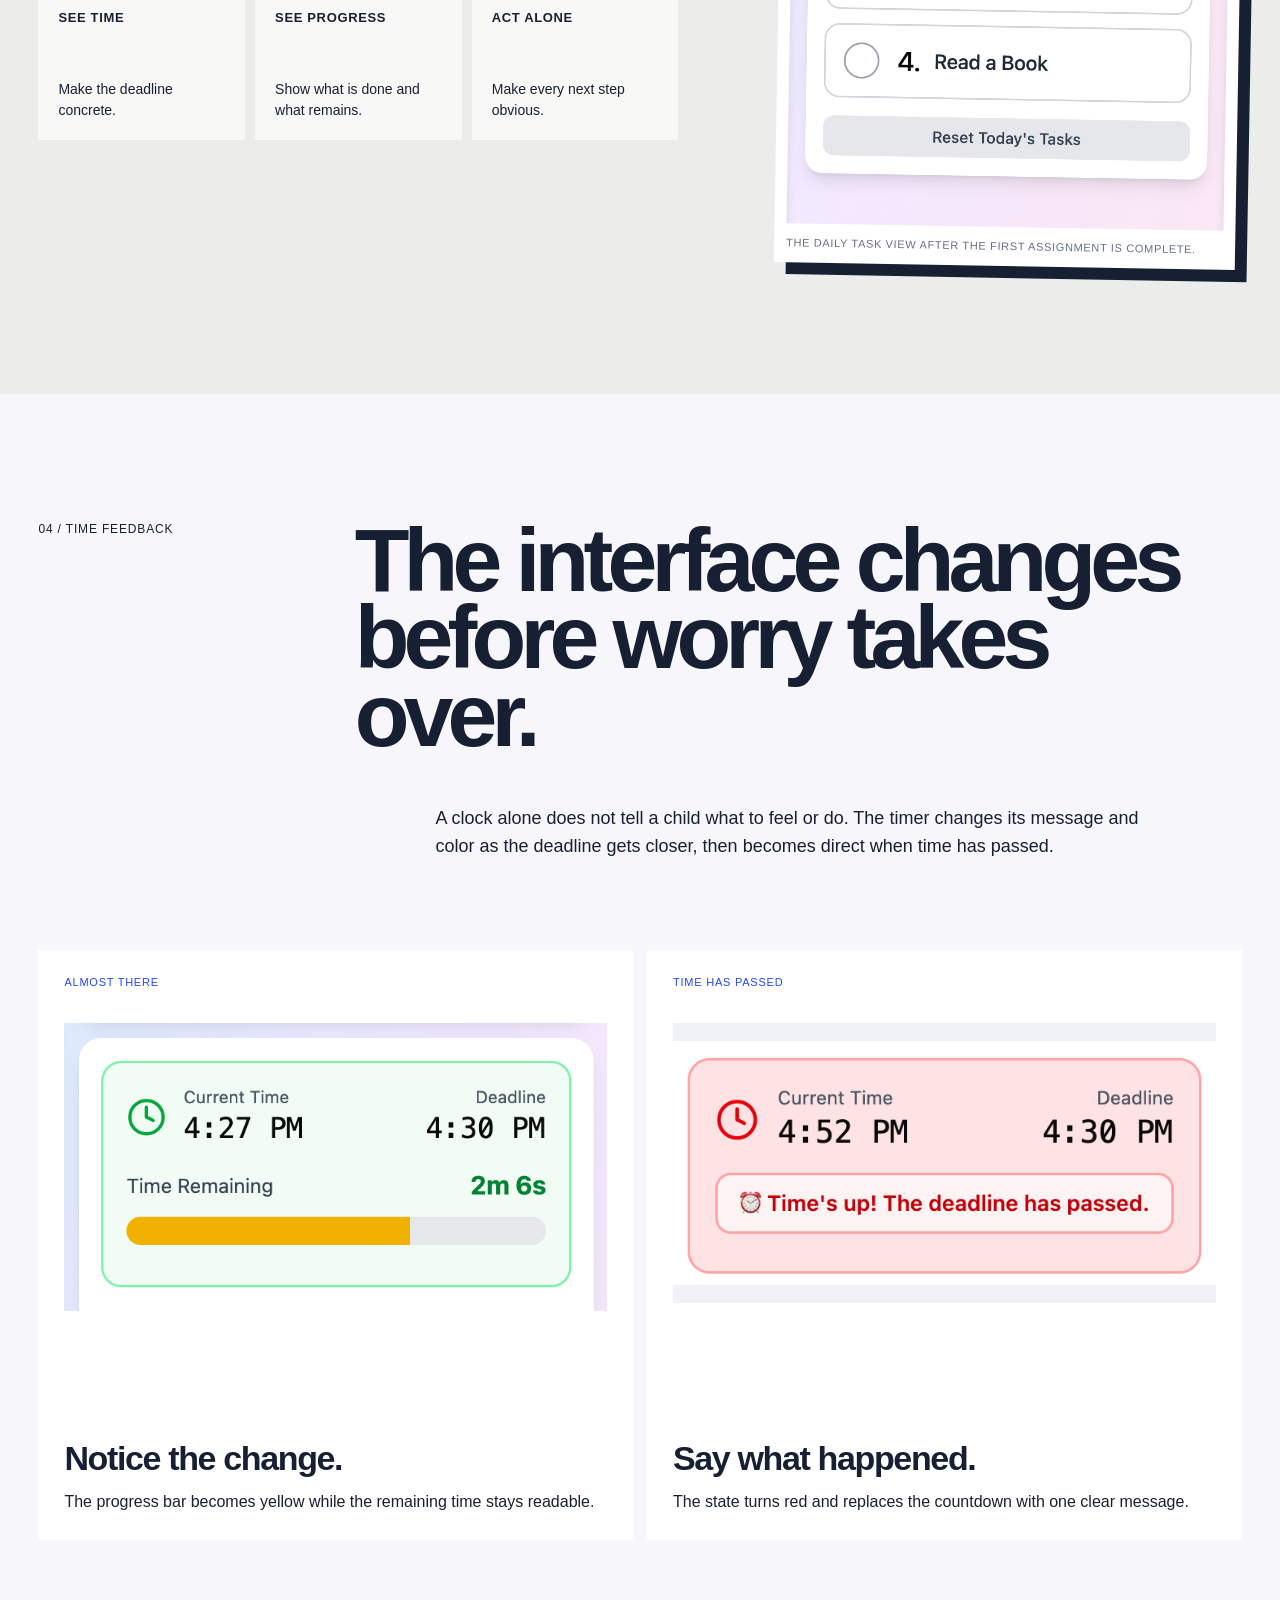
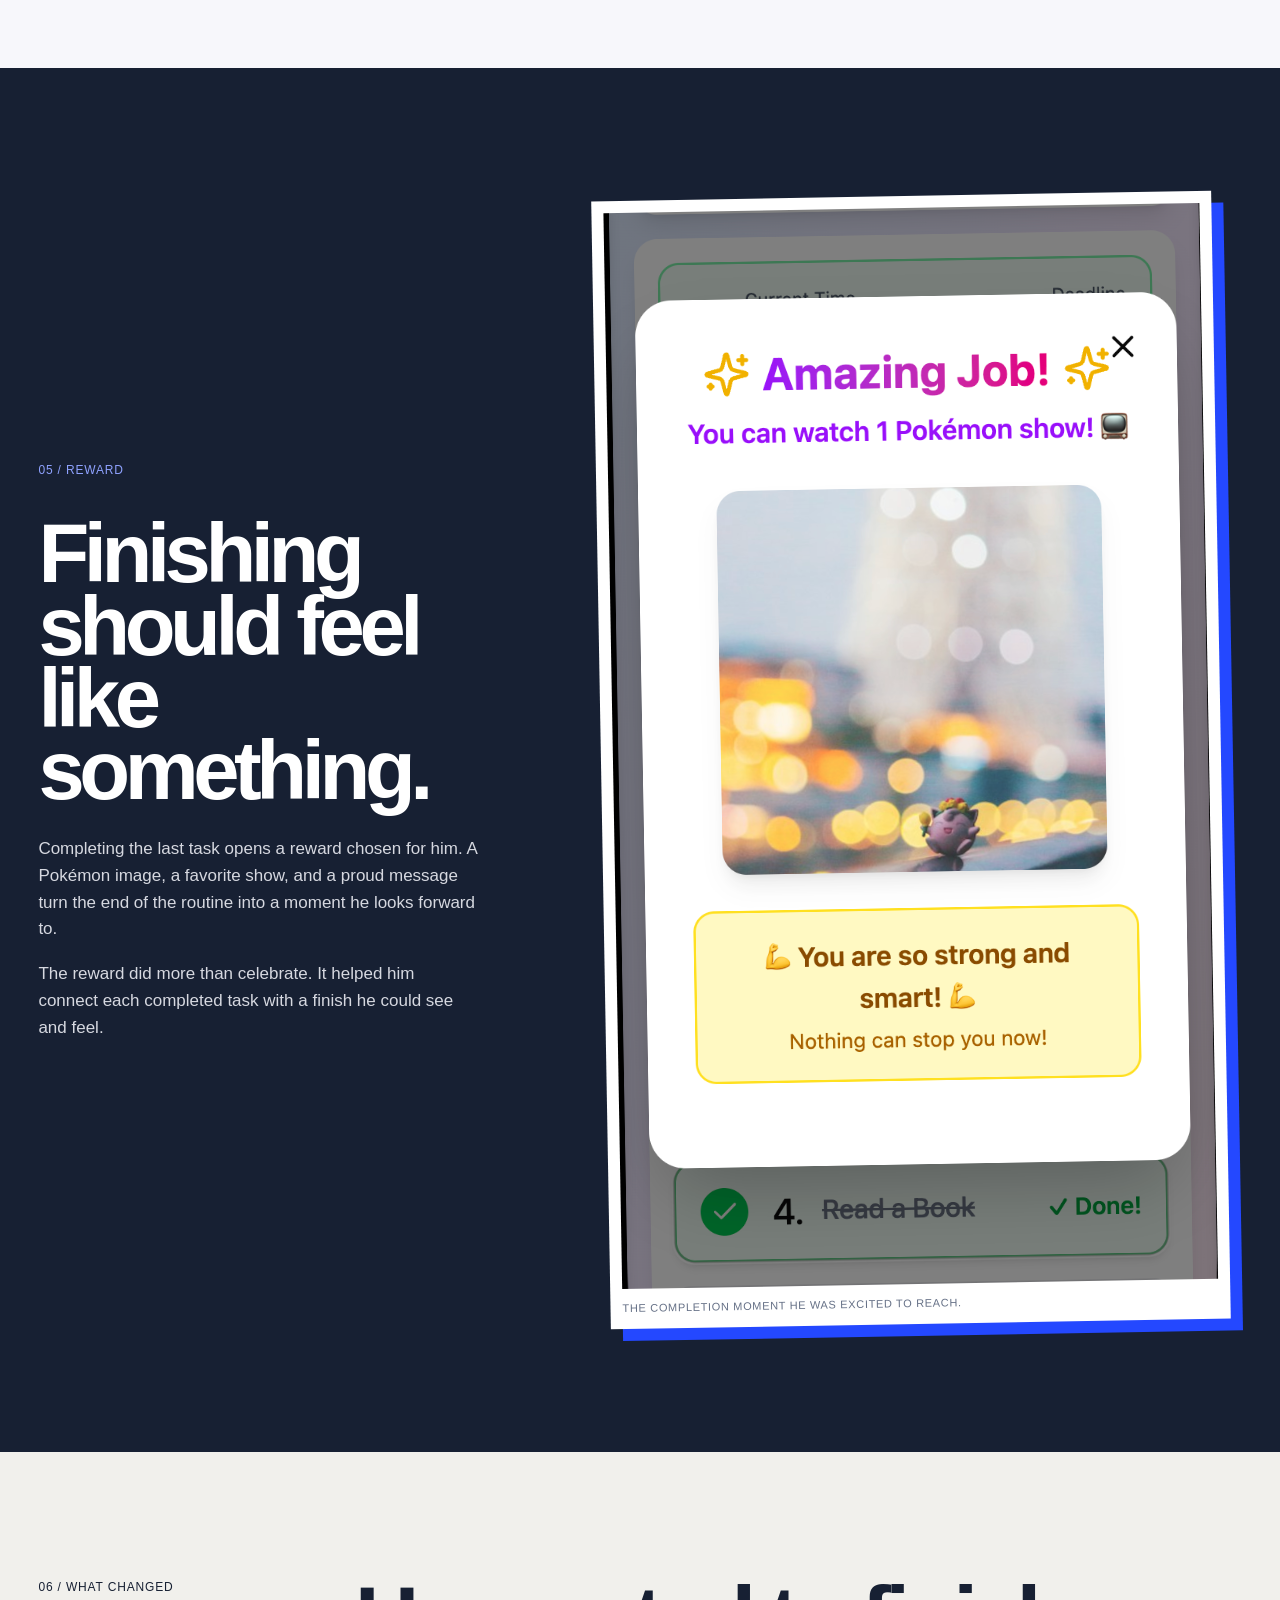
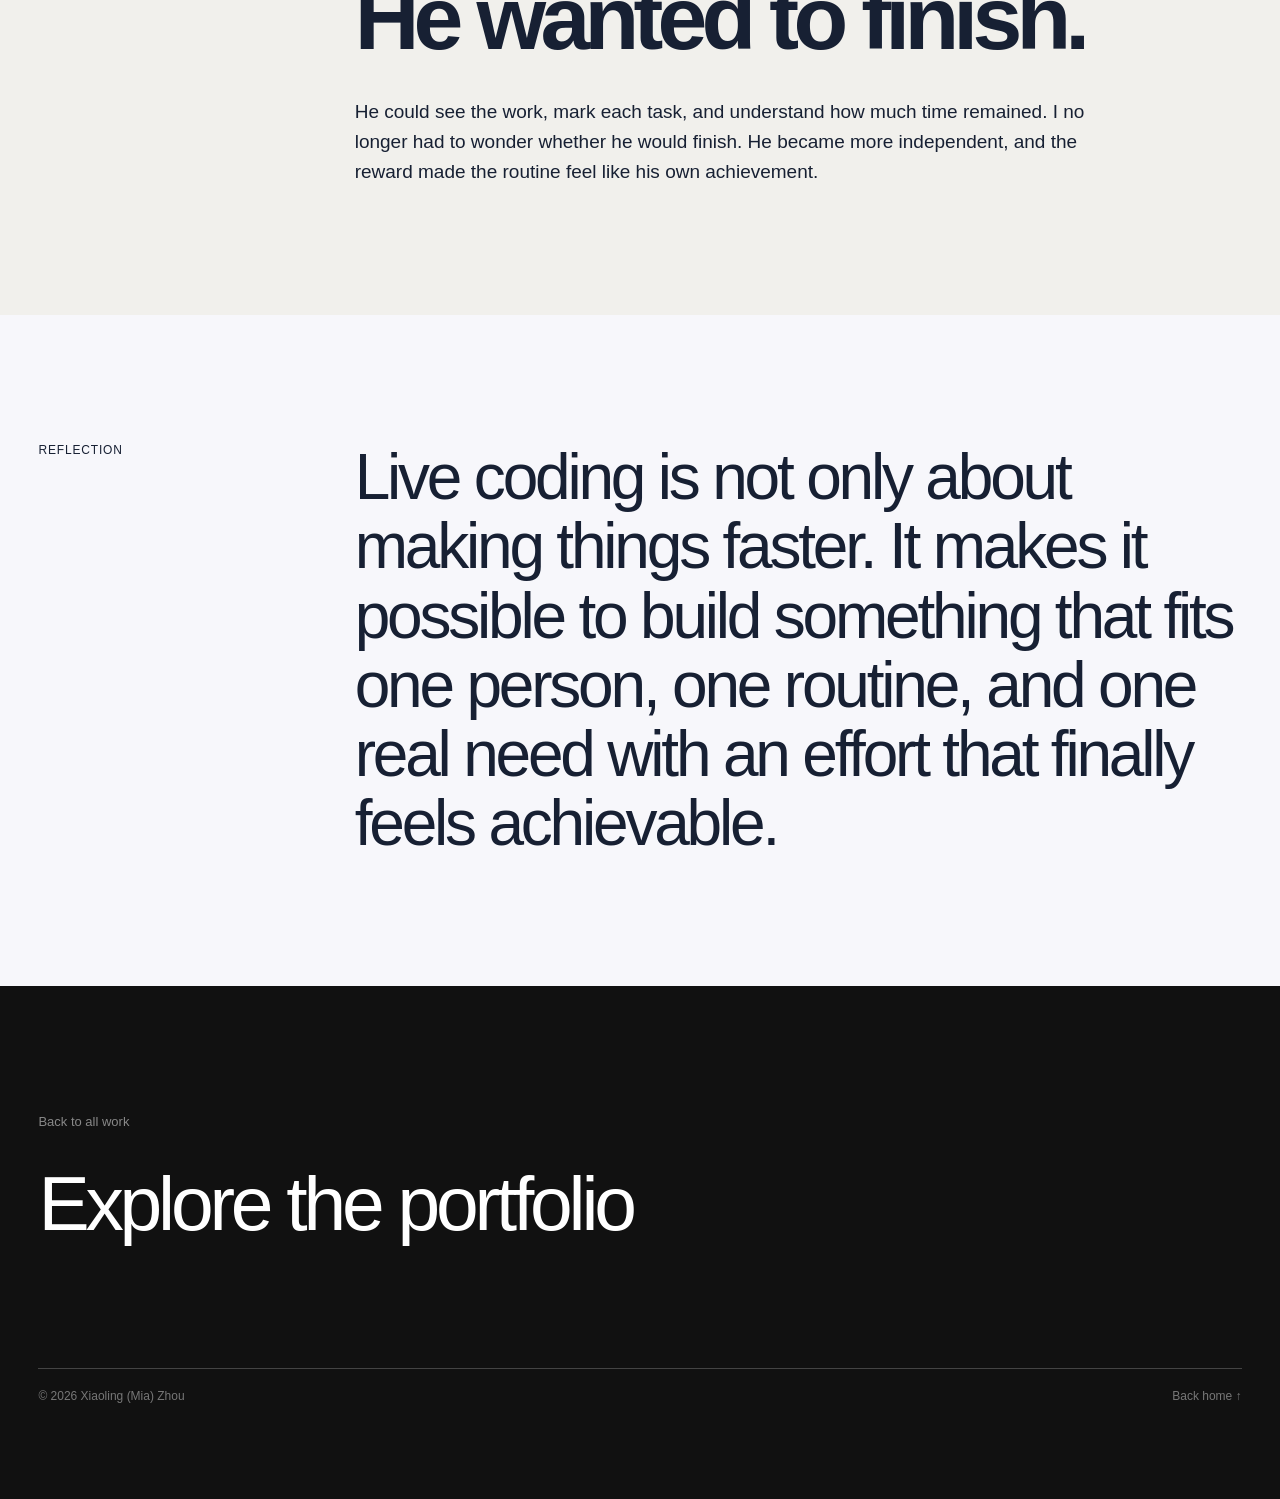
<file: work/ready-by-430/index.html>
<!doctype html>
<html lang="en">
  <head>
    <meta charset="UTF-8" />
    <meta name="viewport" content="width=device-width, initial-scale=1.0" />
    <meta name="description" content="A personal AI assisted live coding case study by Xiaoling Zhou." />
    <link rel="alternate" type="text/plain" href="../../llms.txt" title="Agent-readable portfolio" />
    <title>Ready by 4:30 | Xiaoling Zhou</title>
    <script type="module" crossorigin src="../../assets/readyBy430-3ELmbSI3.js"></script>
    <link rel="modulepreload" crossorigin href="../../assets/styles-DoU8LGkW.js">
    <link rel="stylesheet" crossorigin href="../../assets/styles-3I42yG9K.css">
  </head>
  <body>
    <div id="root"></div>
  </body>
</html>
</file>
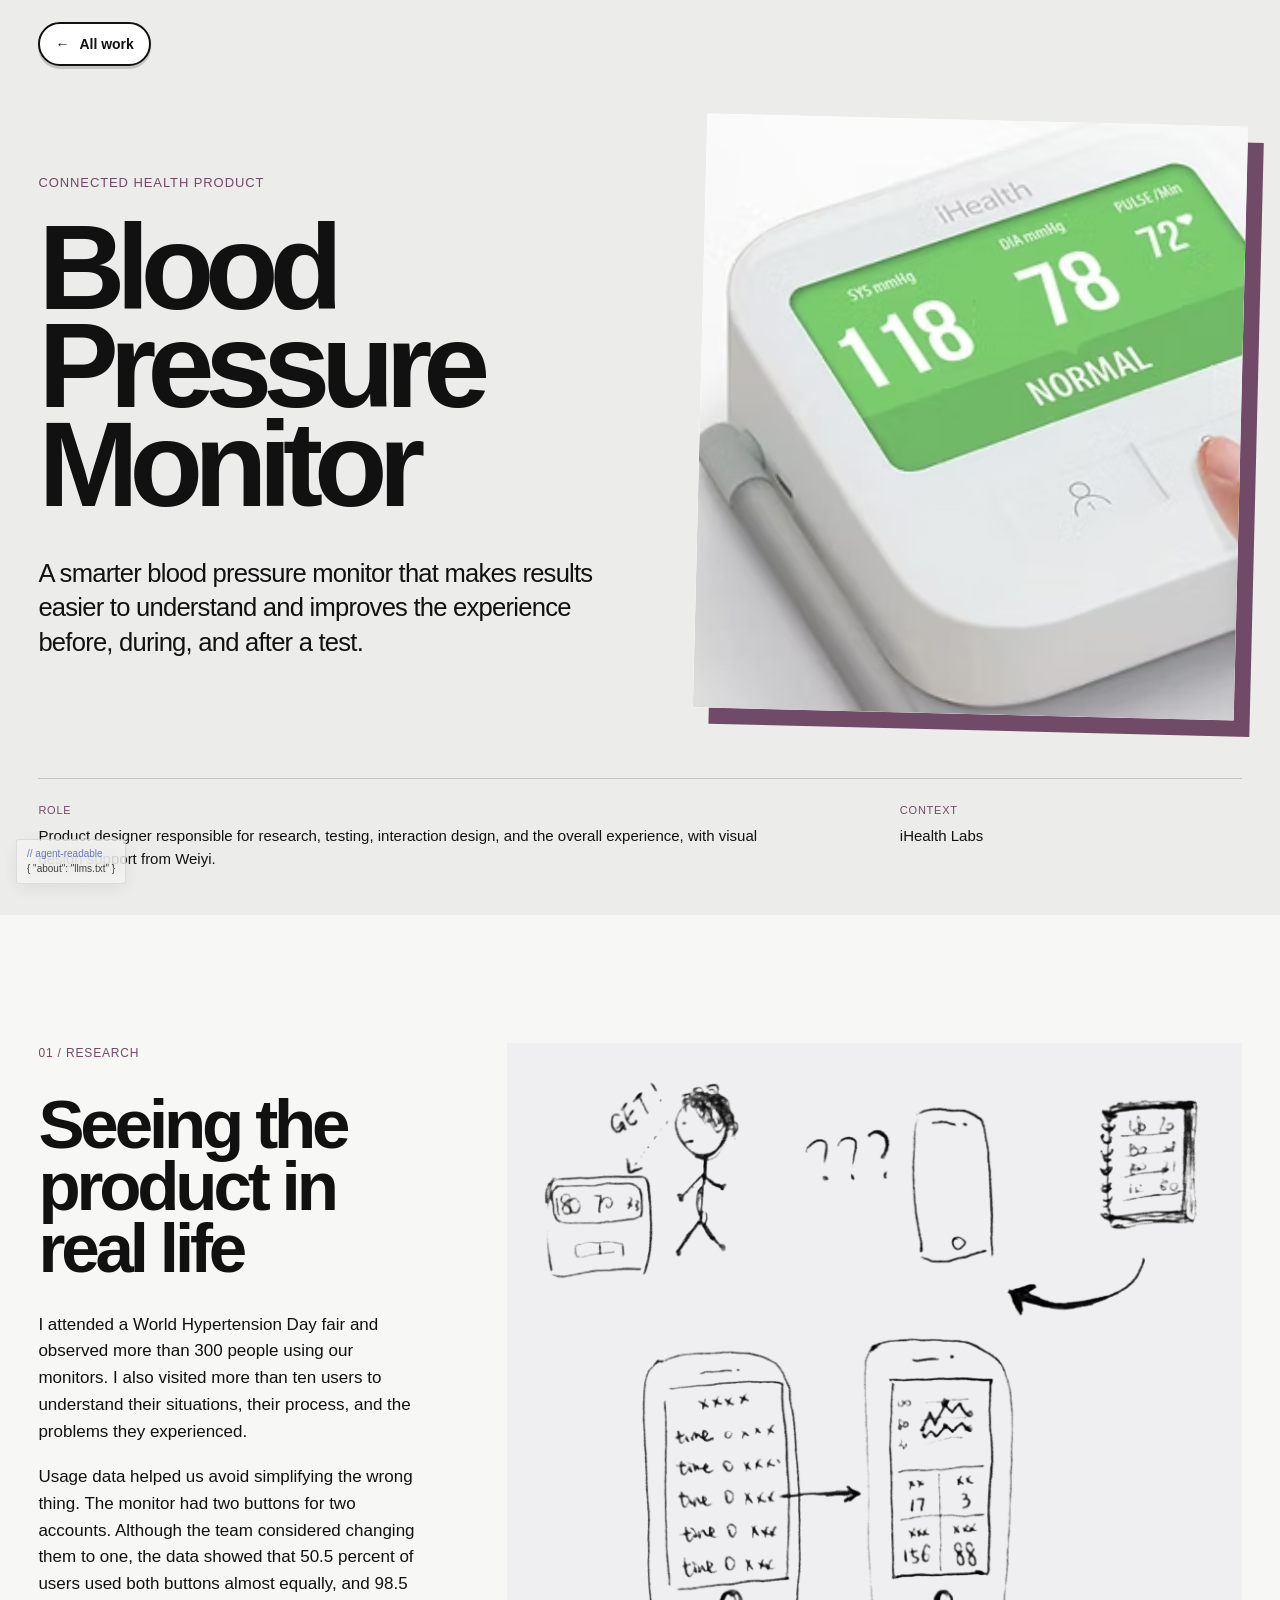
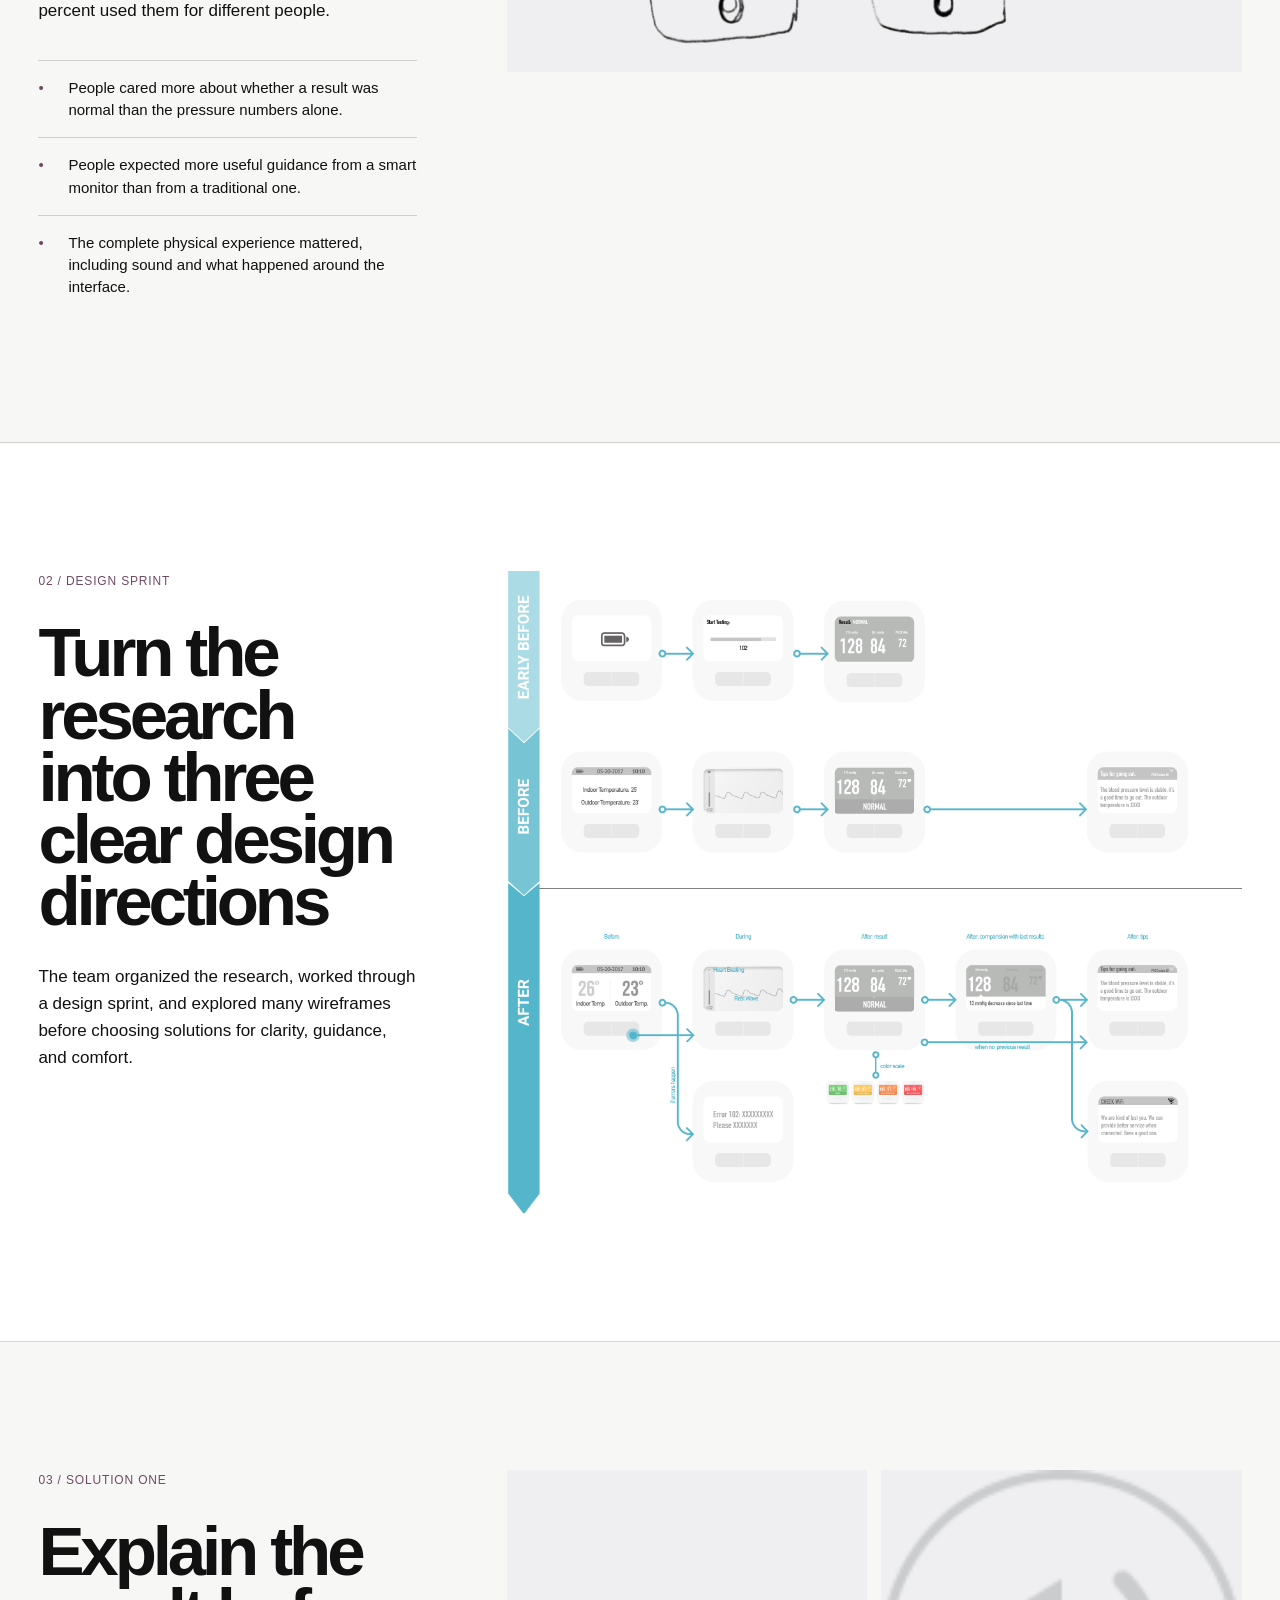
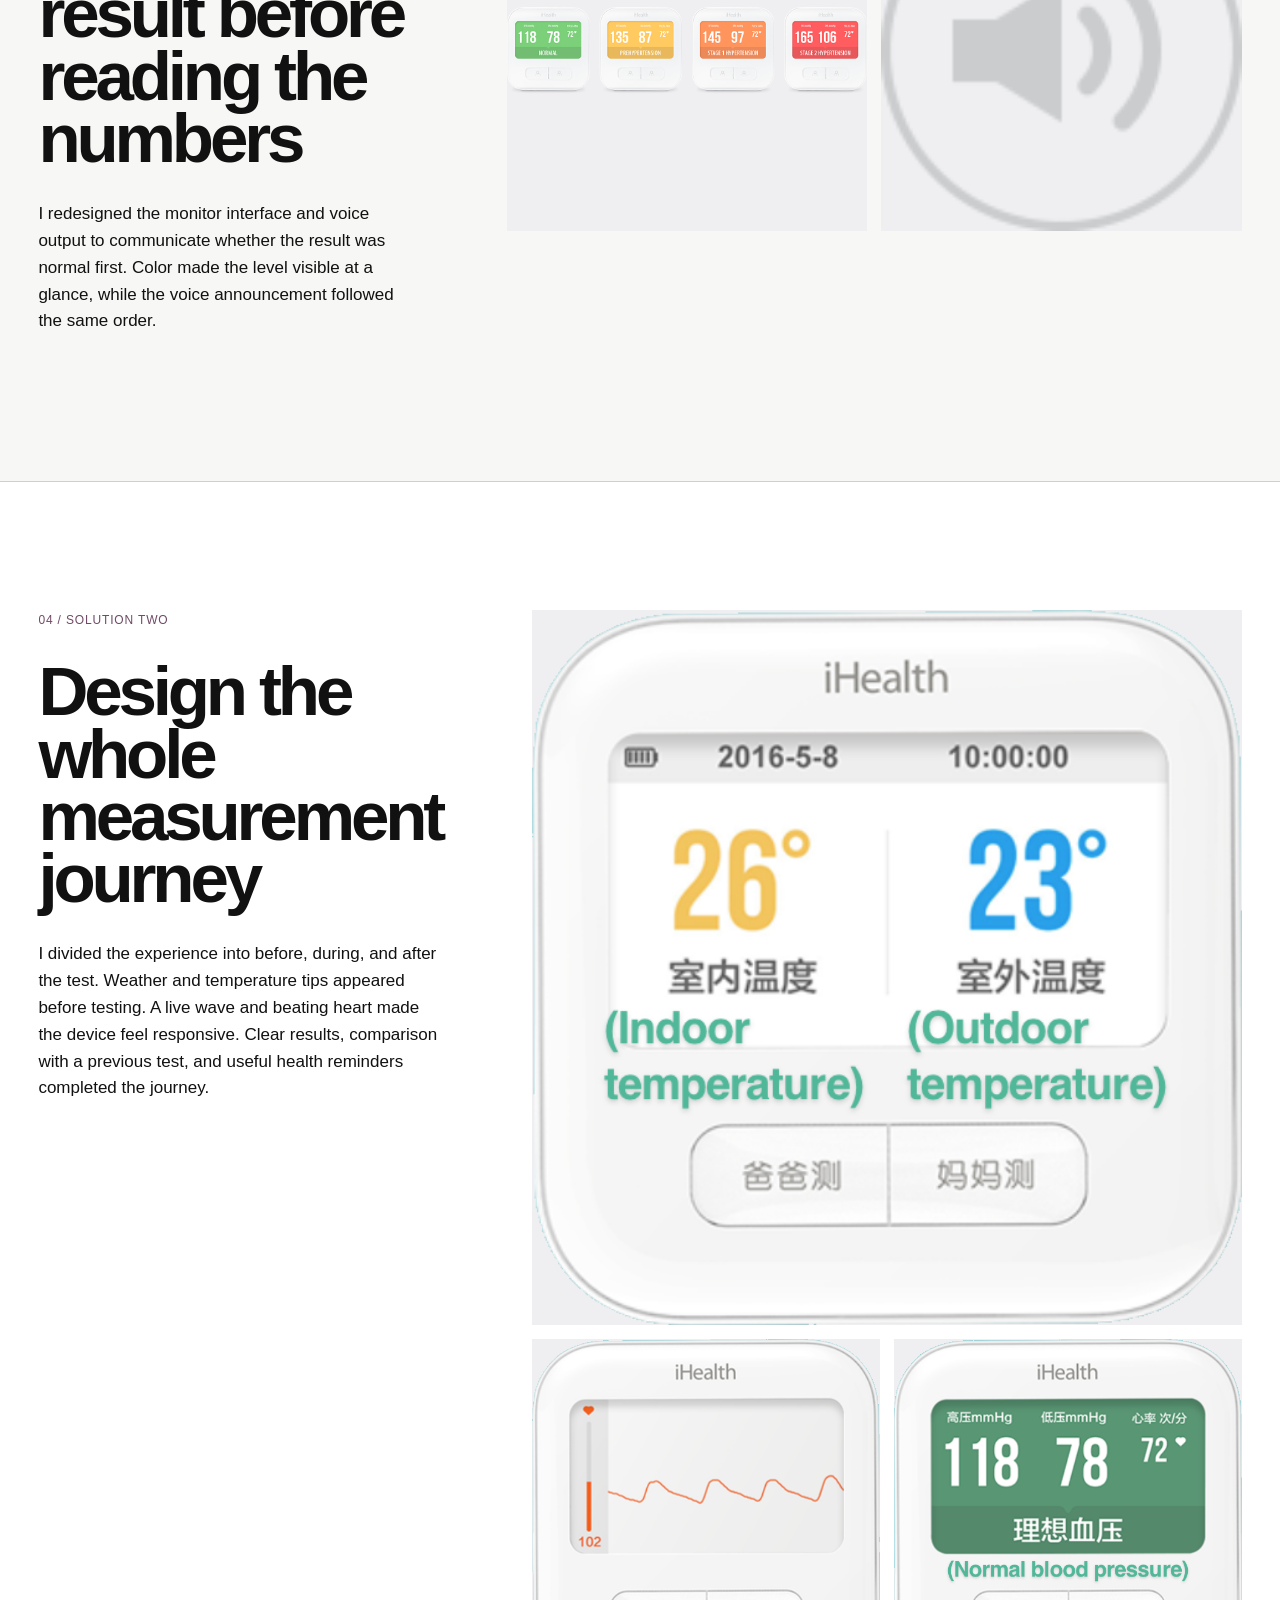
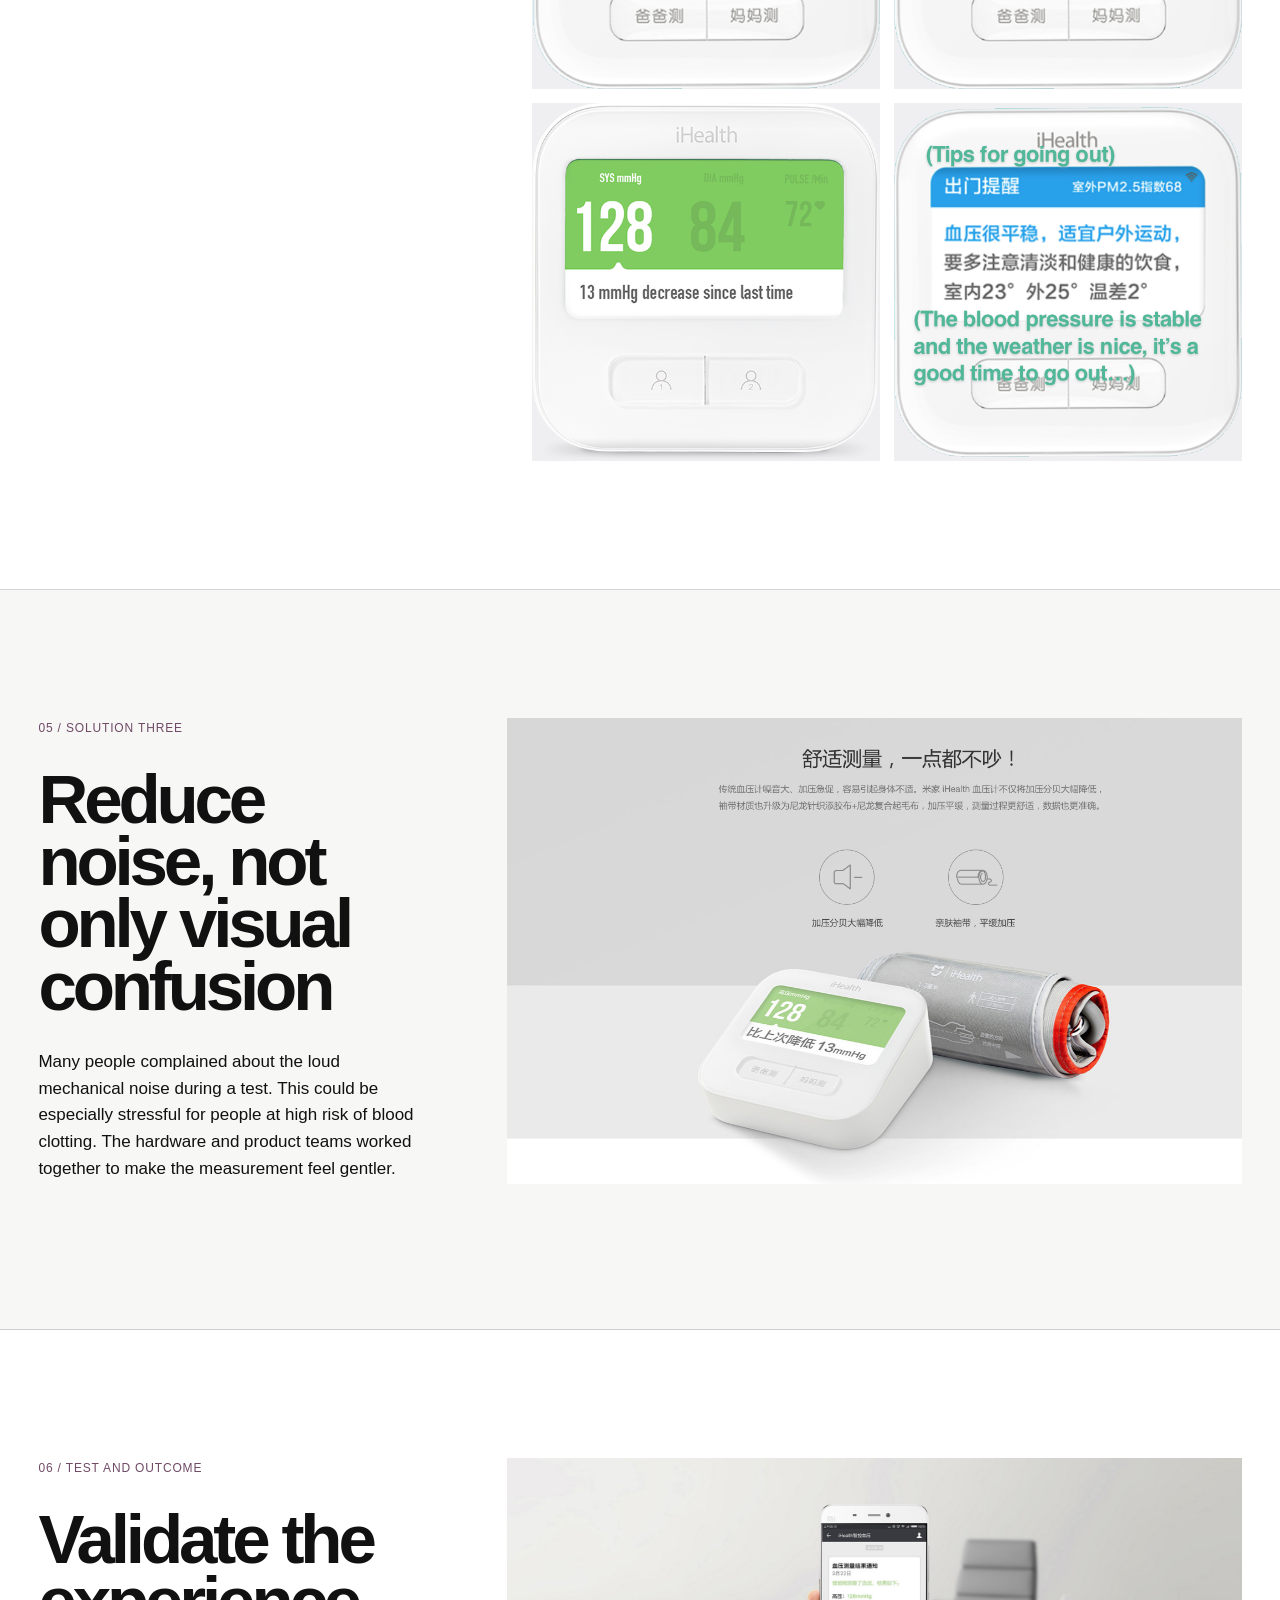
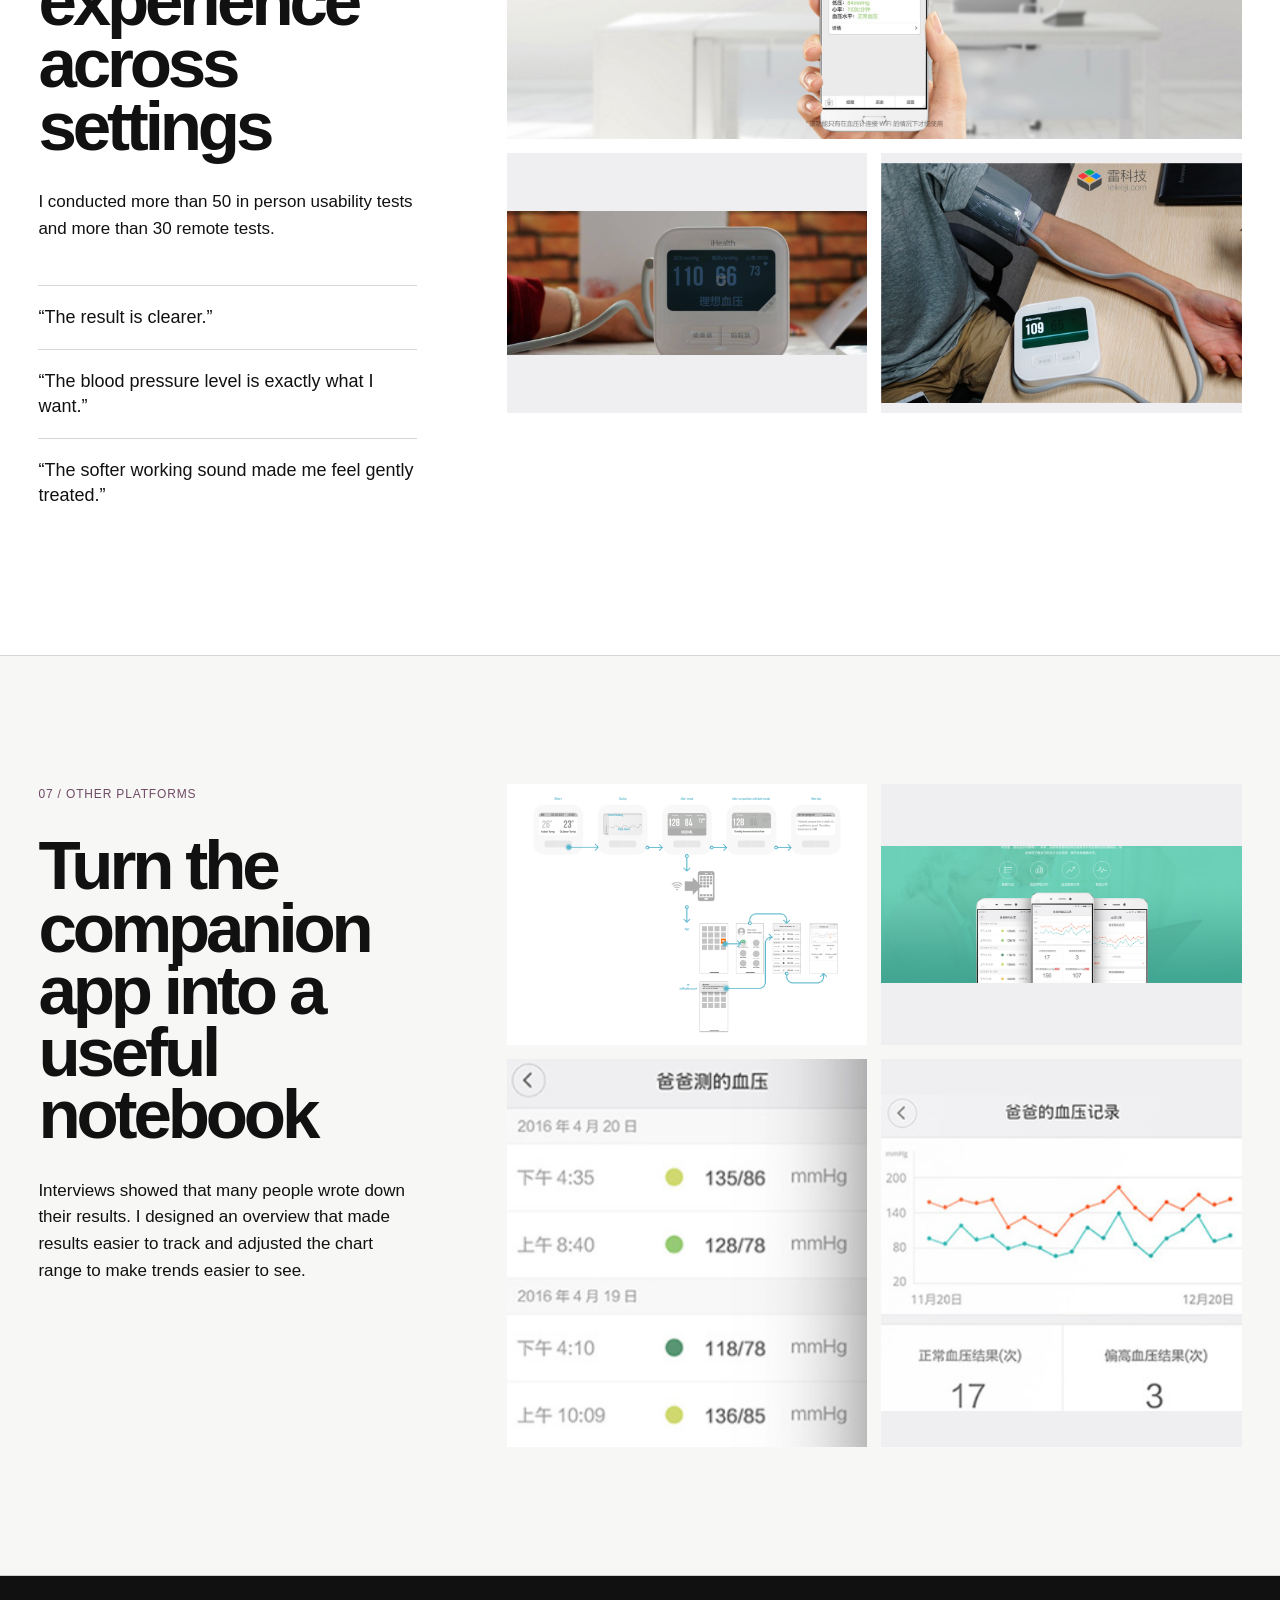
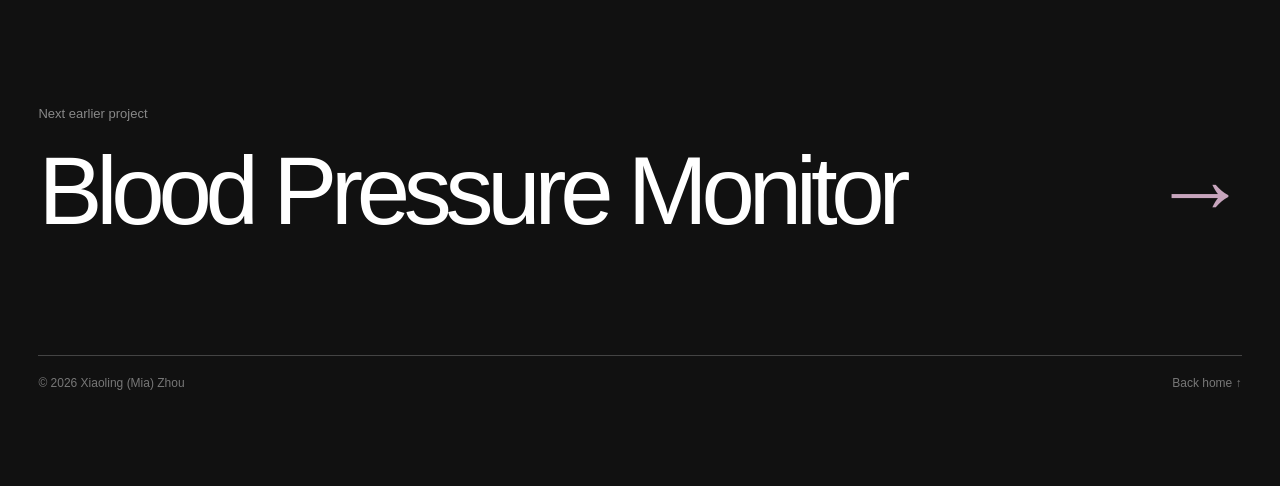
<file: work/sitting-feeling/index.html>
<!doctype html><html lang="en"><head><meta charset="UTF-8"/><meta name="viewport" content="width=device-width,initial-scale=1.0"/><meta name="description" content="Sitting Feeling Digitization research by Xiaoling Zhou"/><link rel="alternate" type="text/plain" href="../../llms.txt" title="Agent-readable portfolio"/><title>Sitting Feeling Digitization | Xiaoling Zhou</title>  <script type="module" crossorigin src="../../assets/styles-DoU8LGkW.js"></script>
  <script type="module" crossorigin src="../../assets/archive-main-BBZCOyMZ.js"></script>
  <link rel="stylesheet" crossorigin href="../../assets/styles-3I42yG9K.css">
</head><body><div id="root"></div></body></html>
</file>
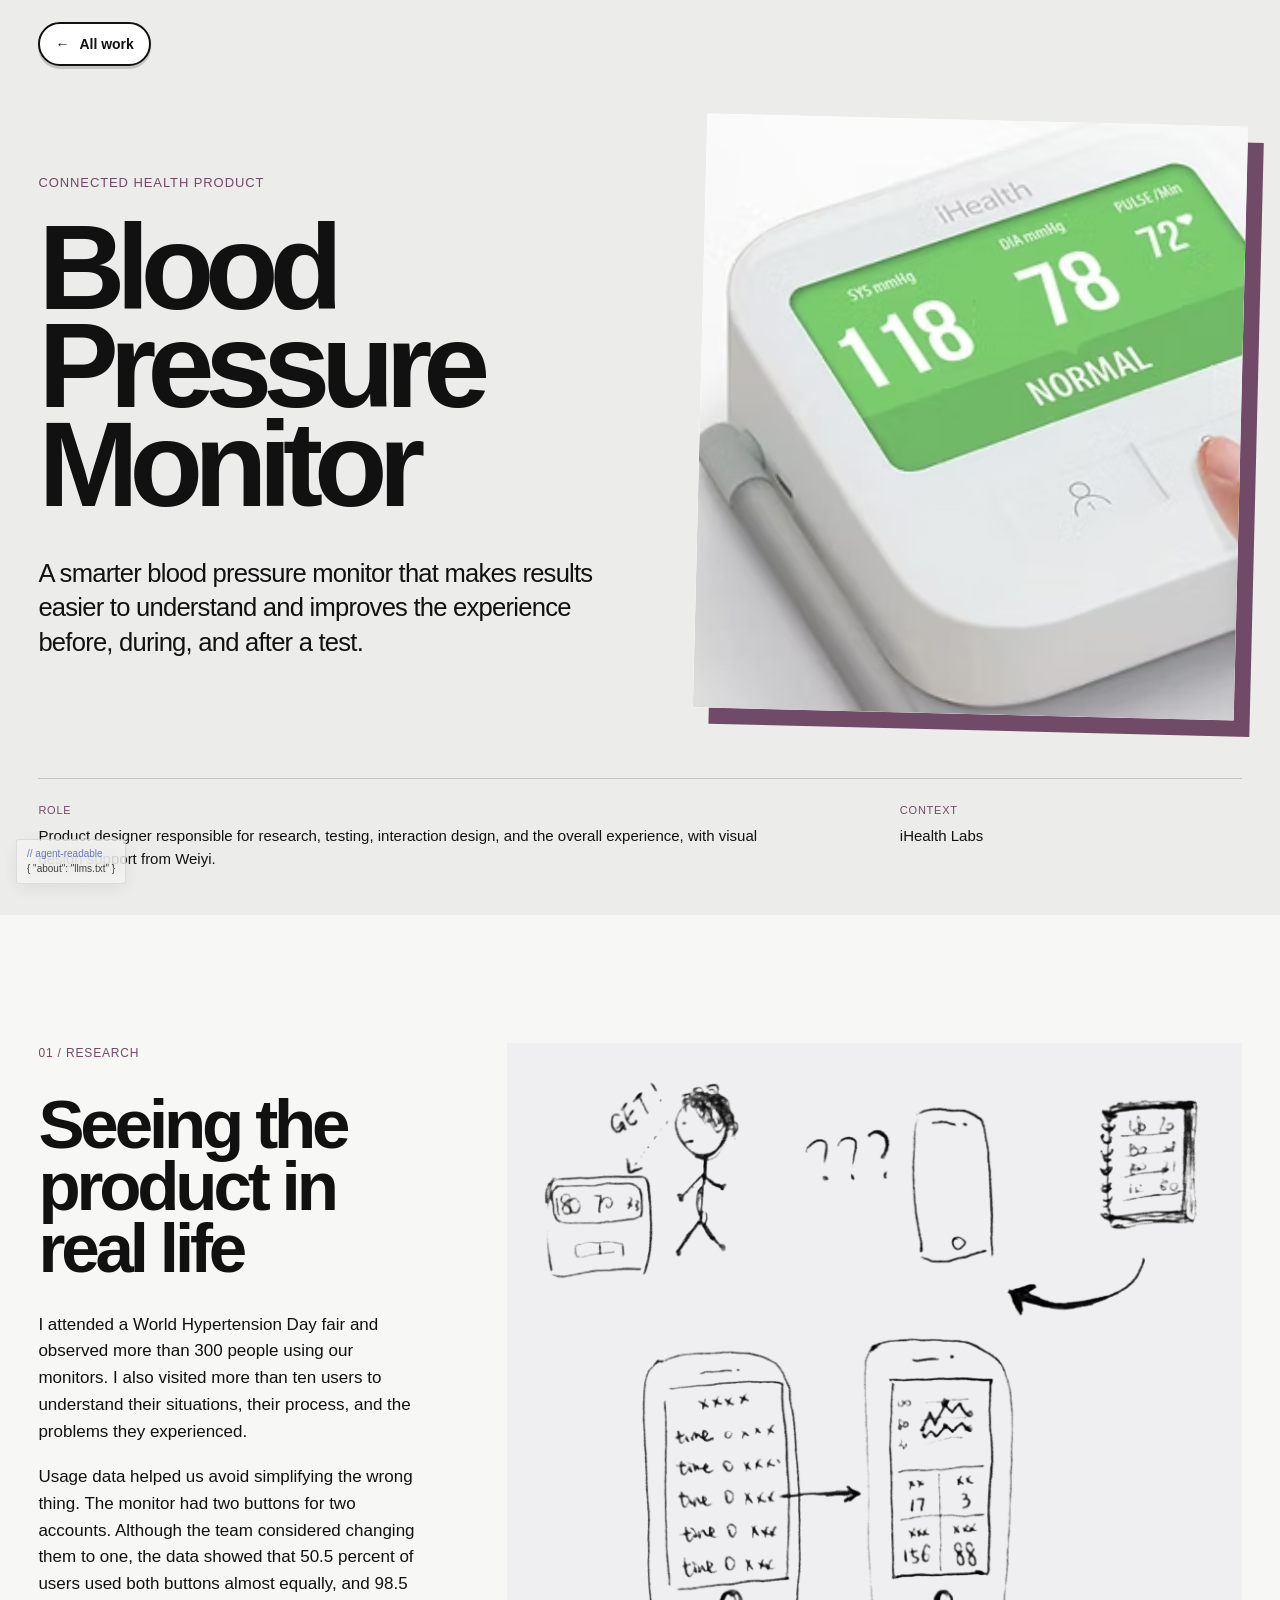
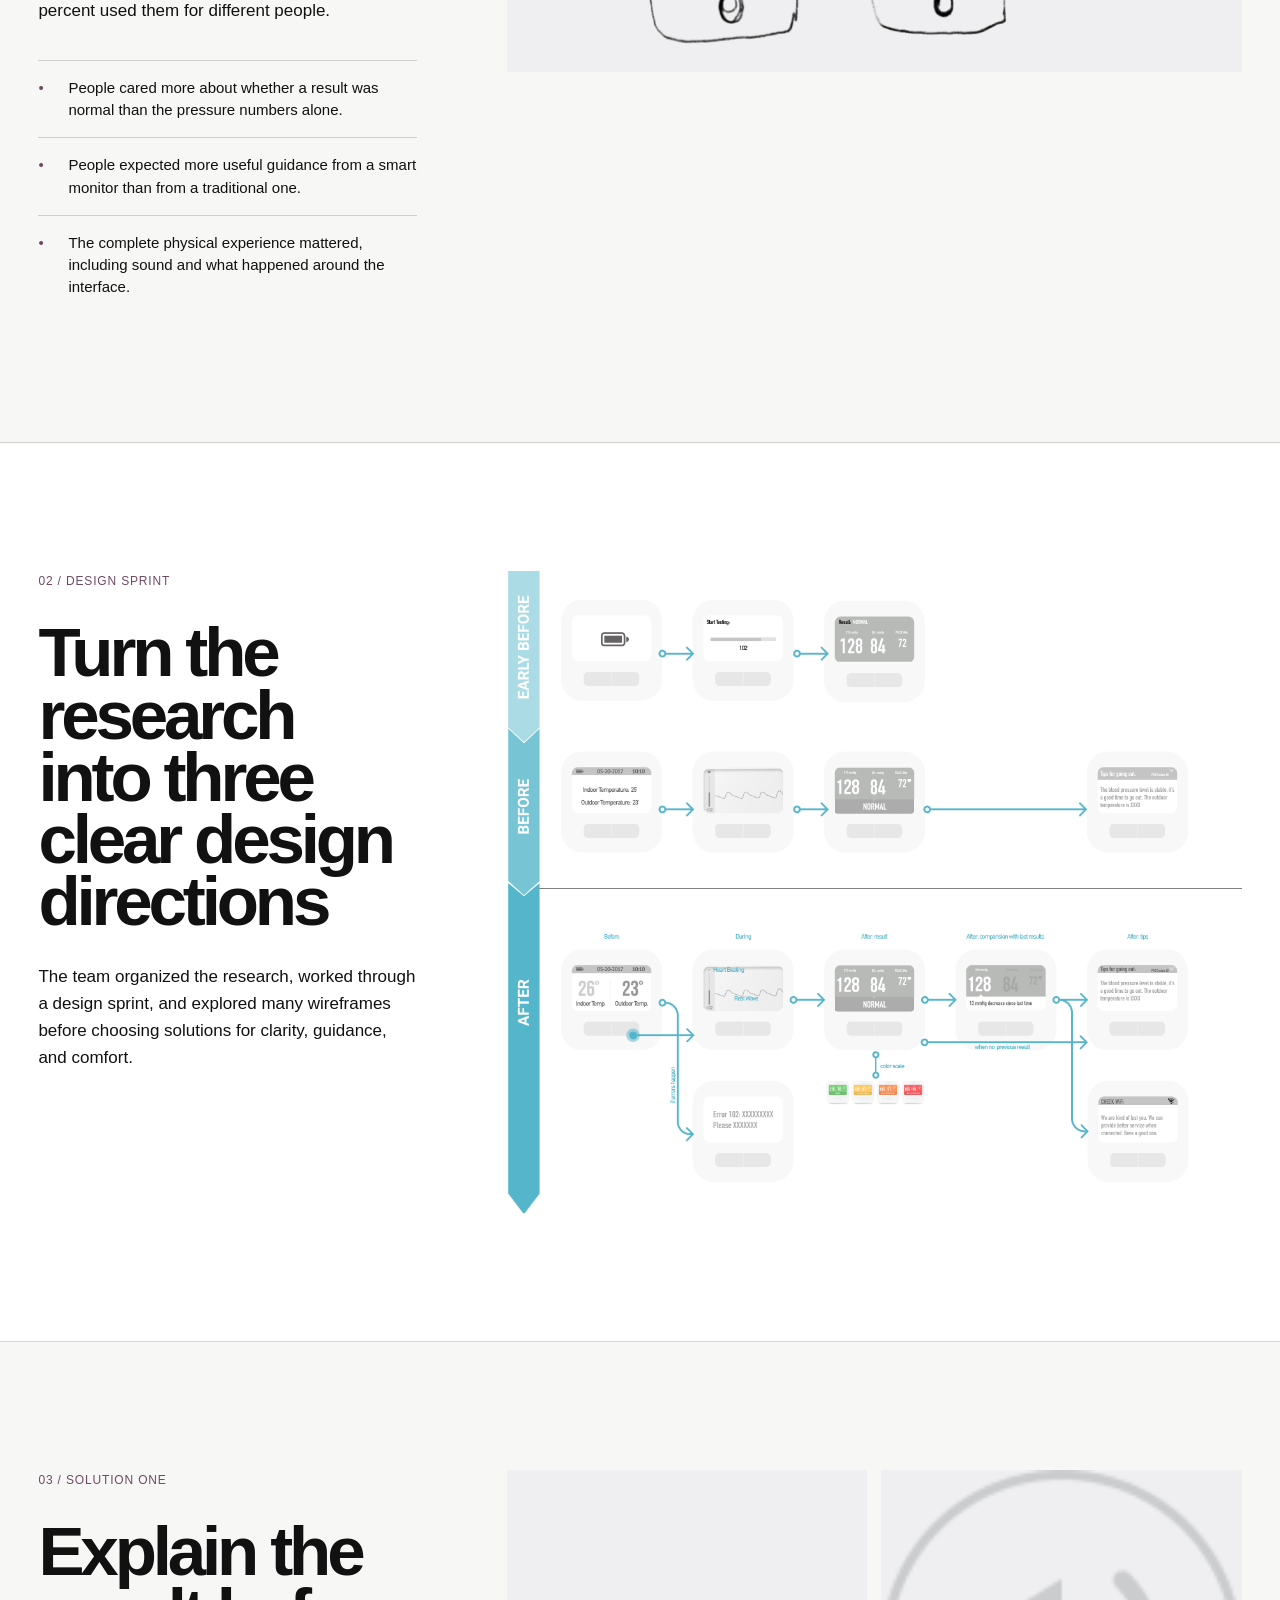
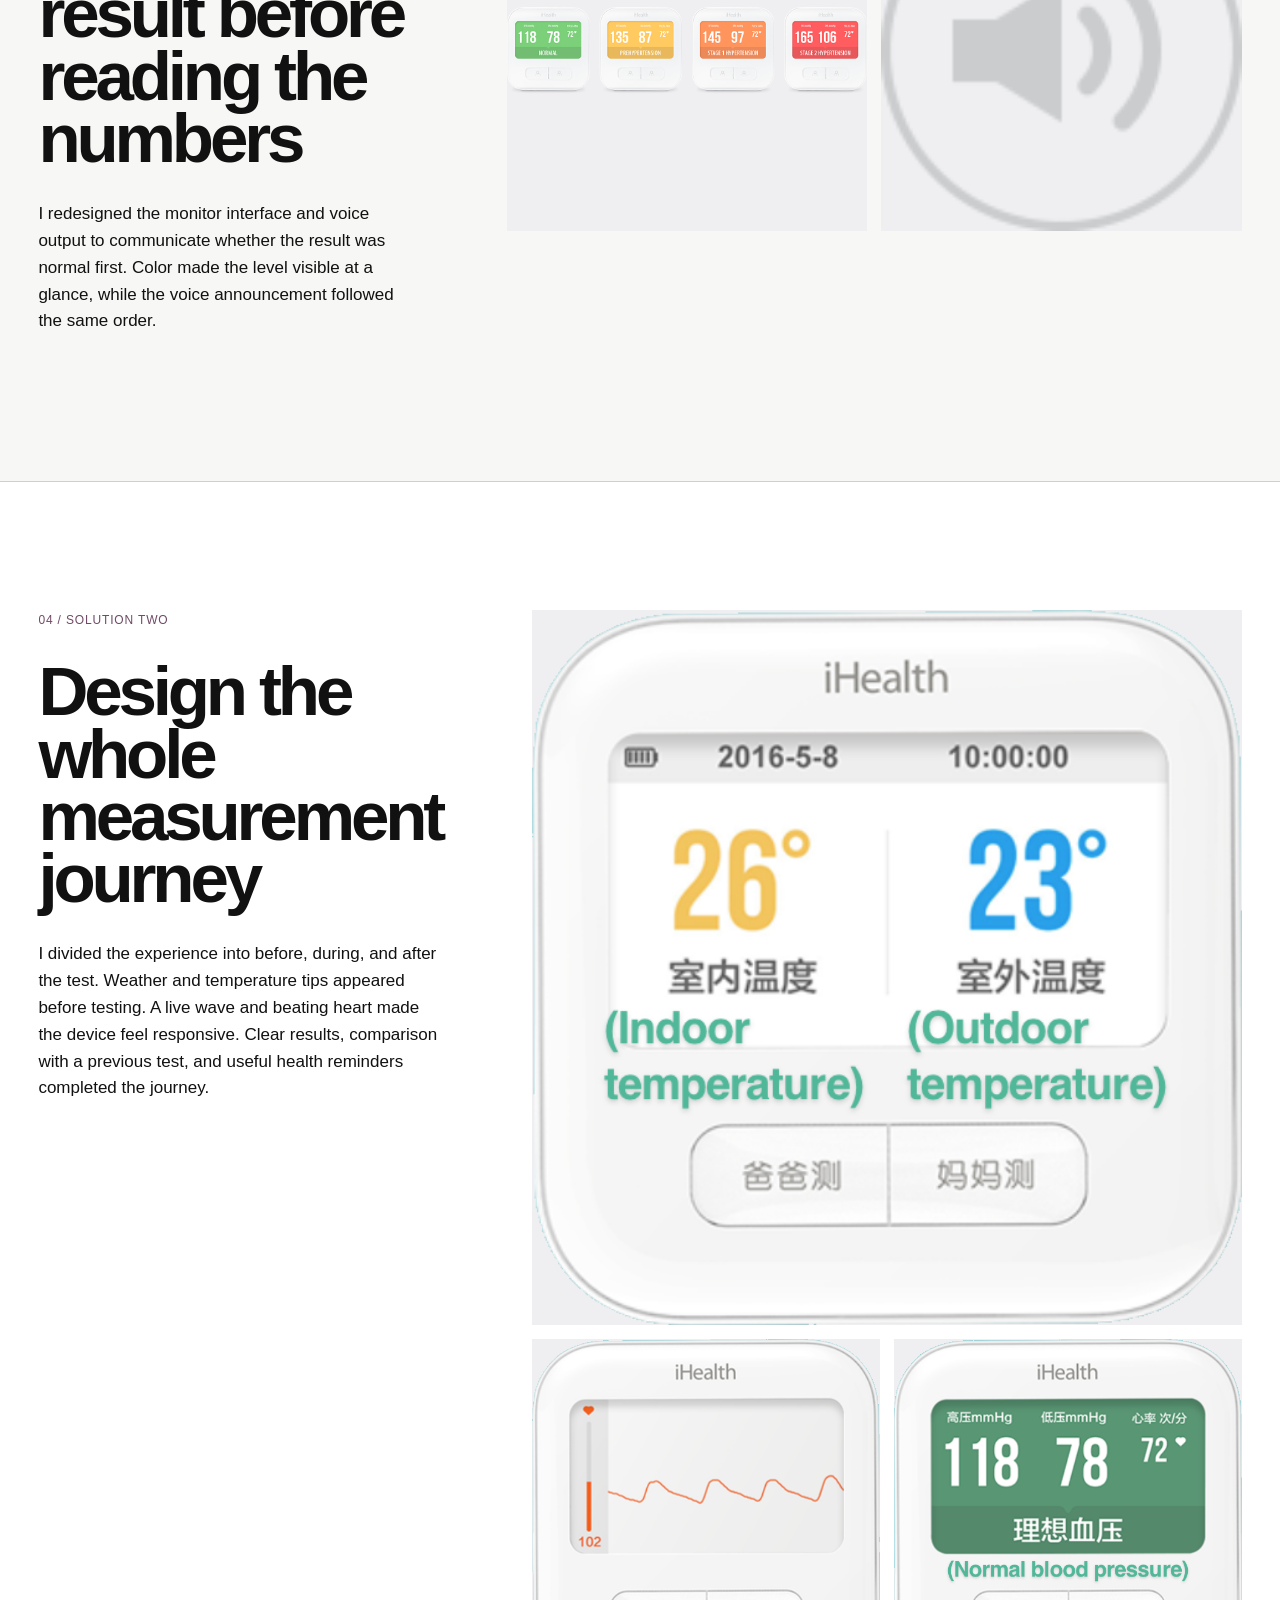
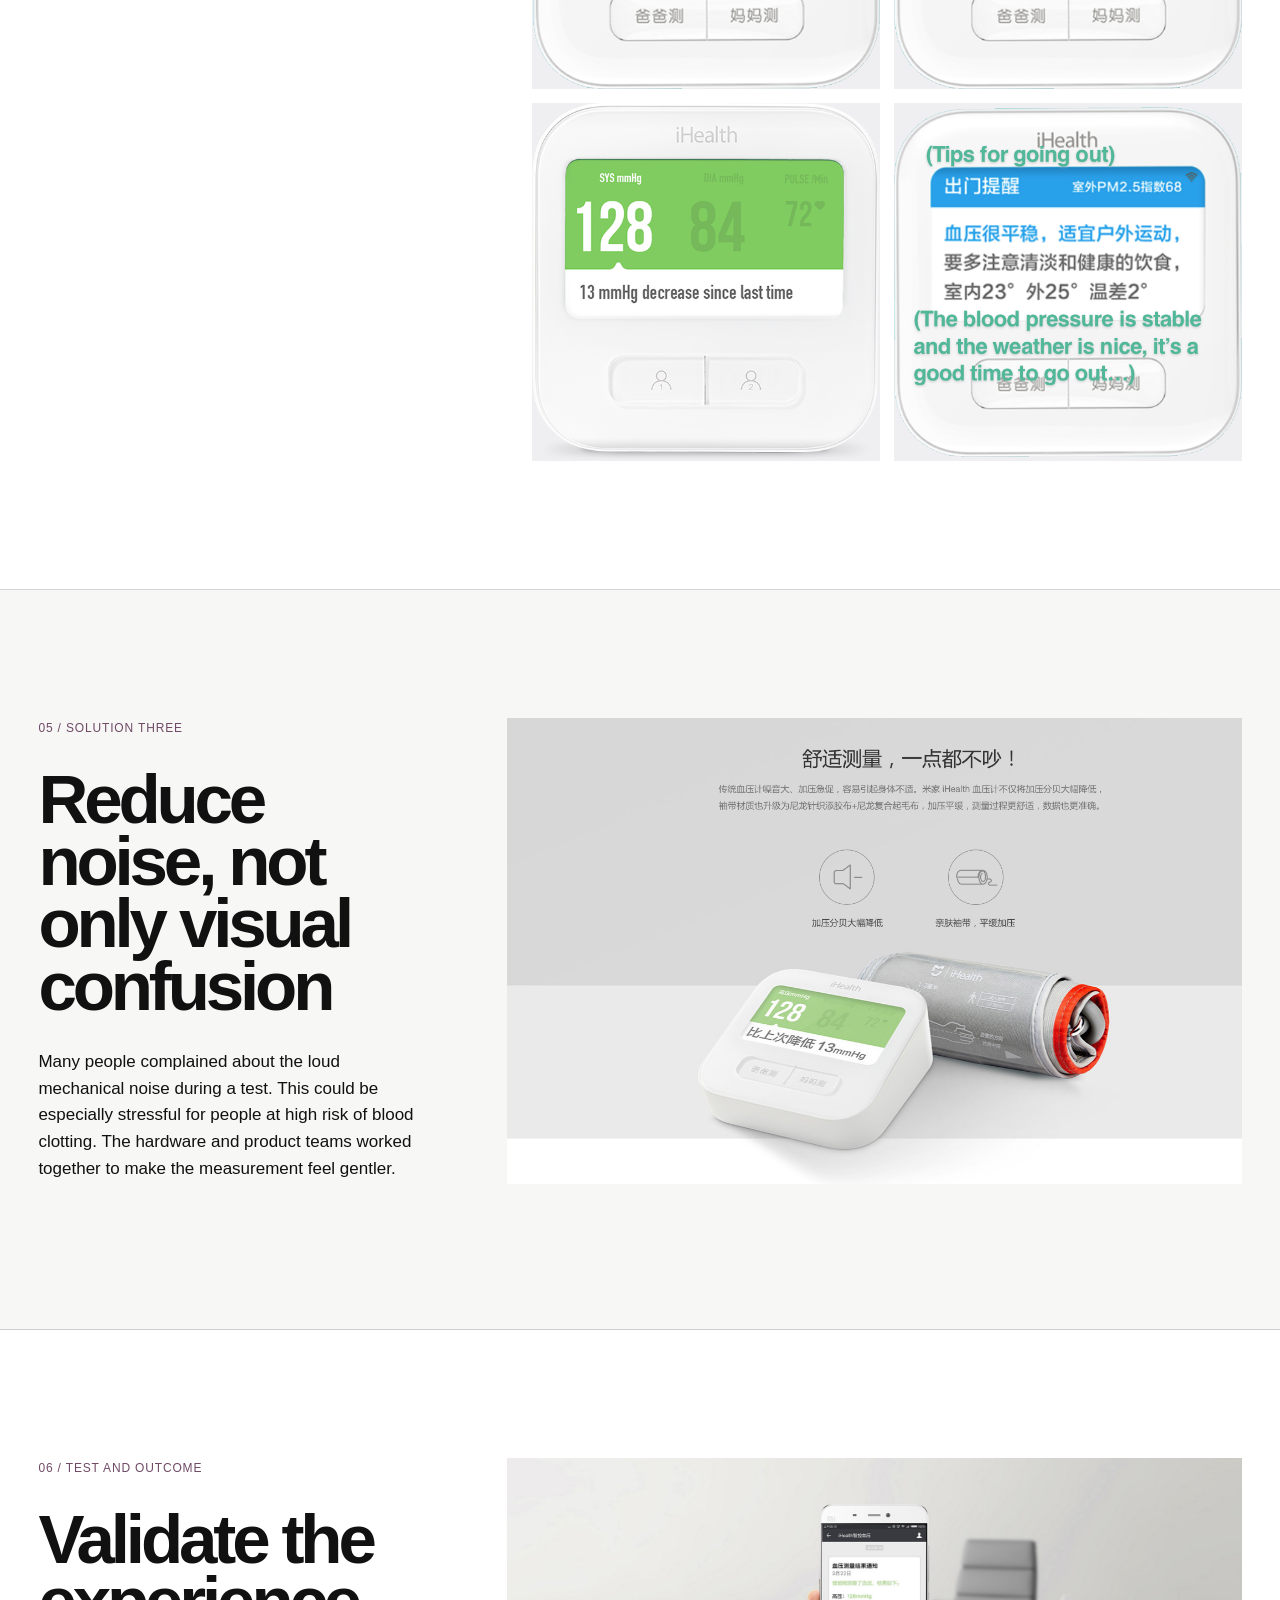
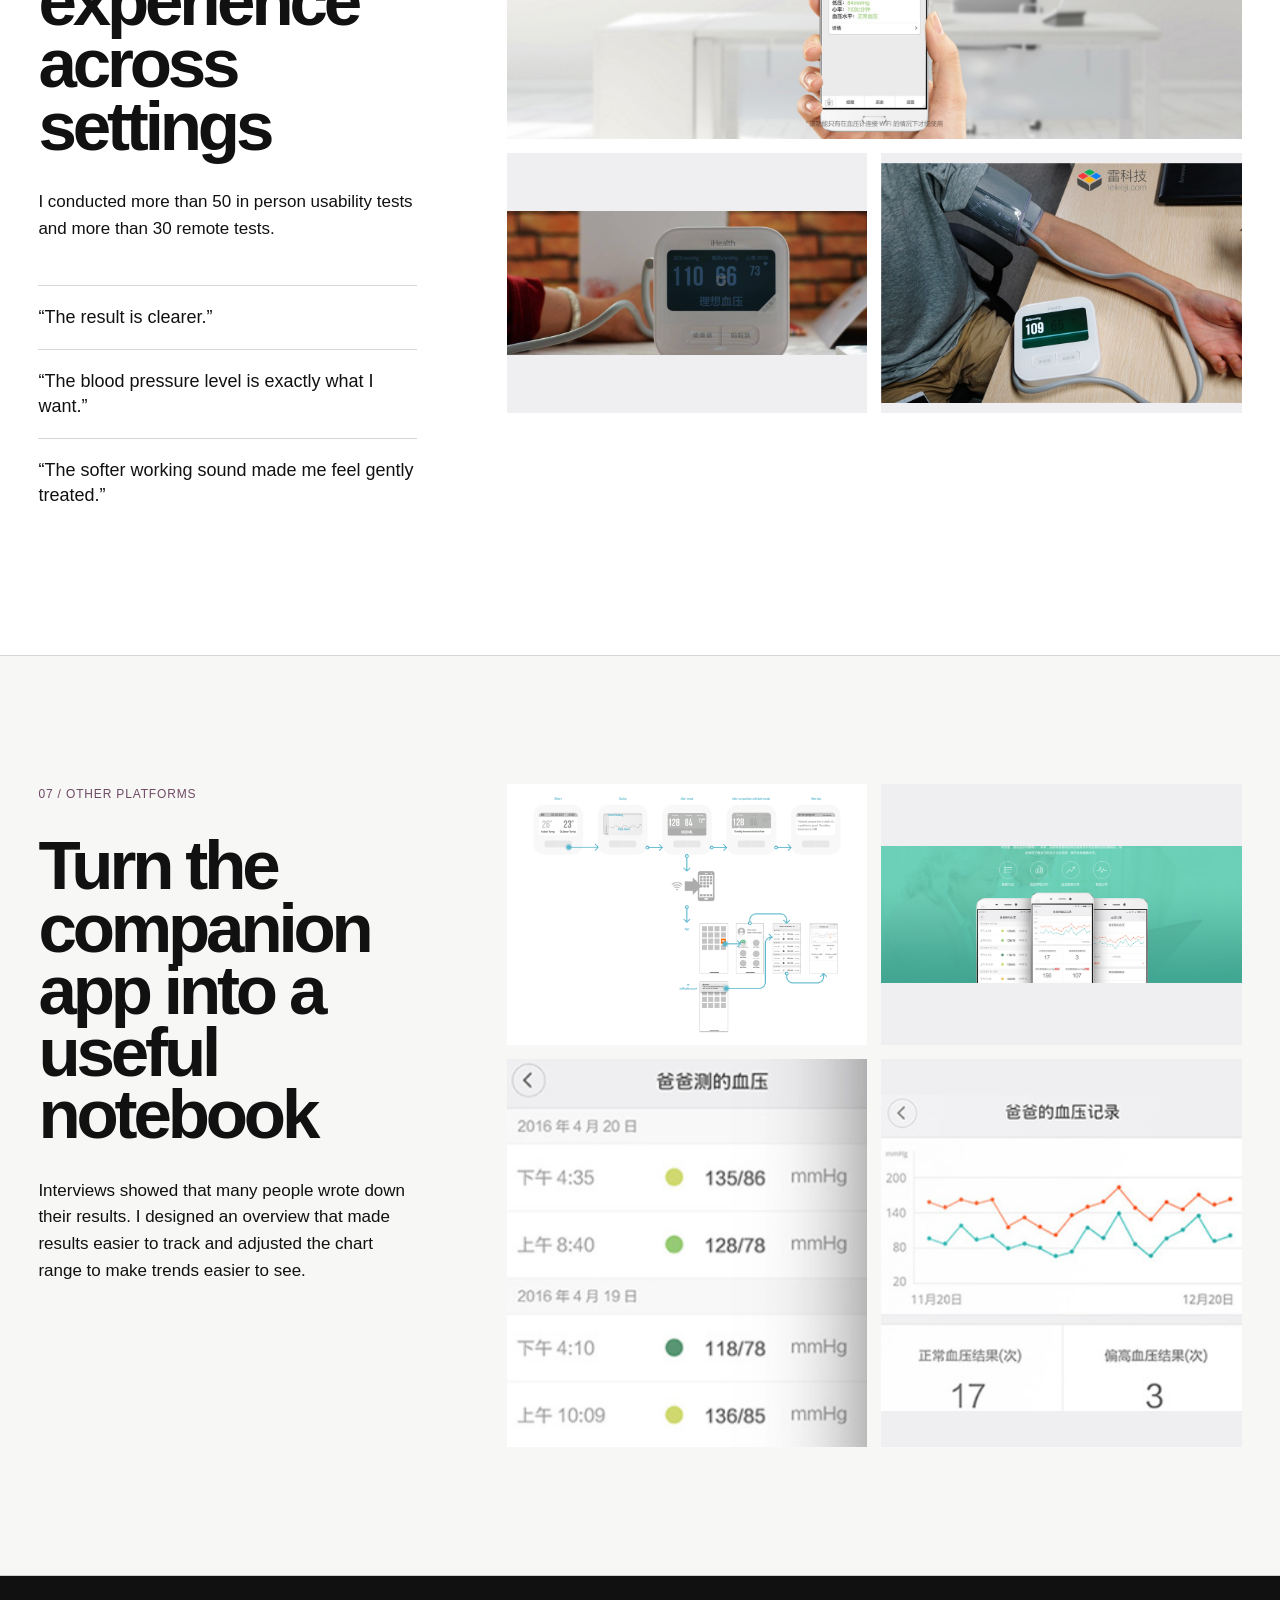
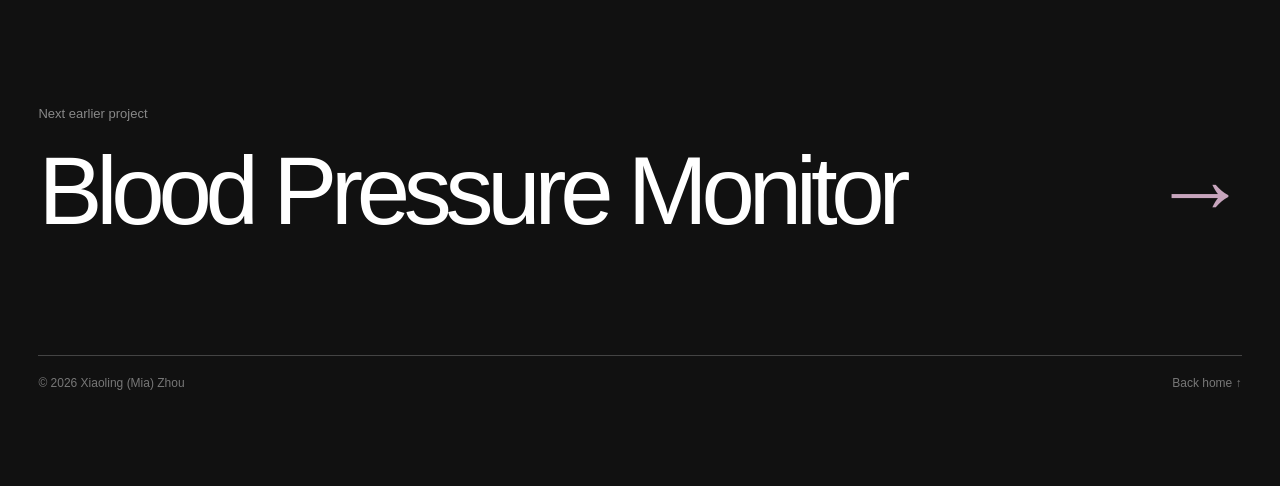
<file: work/thermometer/index.html>
<!doctype html><html lang="en"><head><meta charset="UTF-8"/><meta name="viewport" content="width=device-width,initial-scale=1.0"/><meta name="description" content="iHealth Thermometer project by Xiaoling Zhou"/><link rel="alternate" type="text/plain" href="../../llms.txt" title="Agent-readable portfolio"/><title>iHealth Thermometer | Xiaoling Zhou</title>  <script type="module" crossorigin src="../../assets/styles-DoU8LGkW.js"></script>
  <script type="module" crossorigin src="../../assets/archive-main-BBZCOyMZ.js"></script>
  <link rel="stylesheet" crossorigin href="../../assets/styles-3I42yG9K.css">
</head><body><div id="root"></div></body></html>
</file>
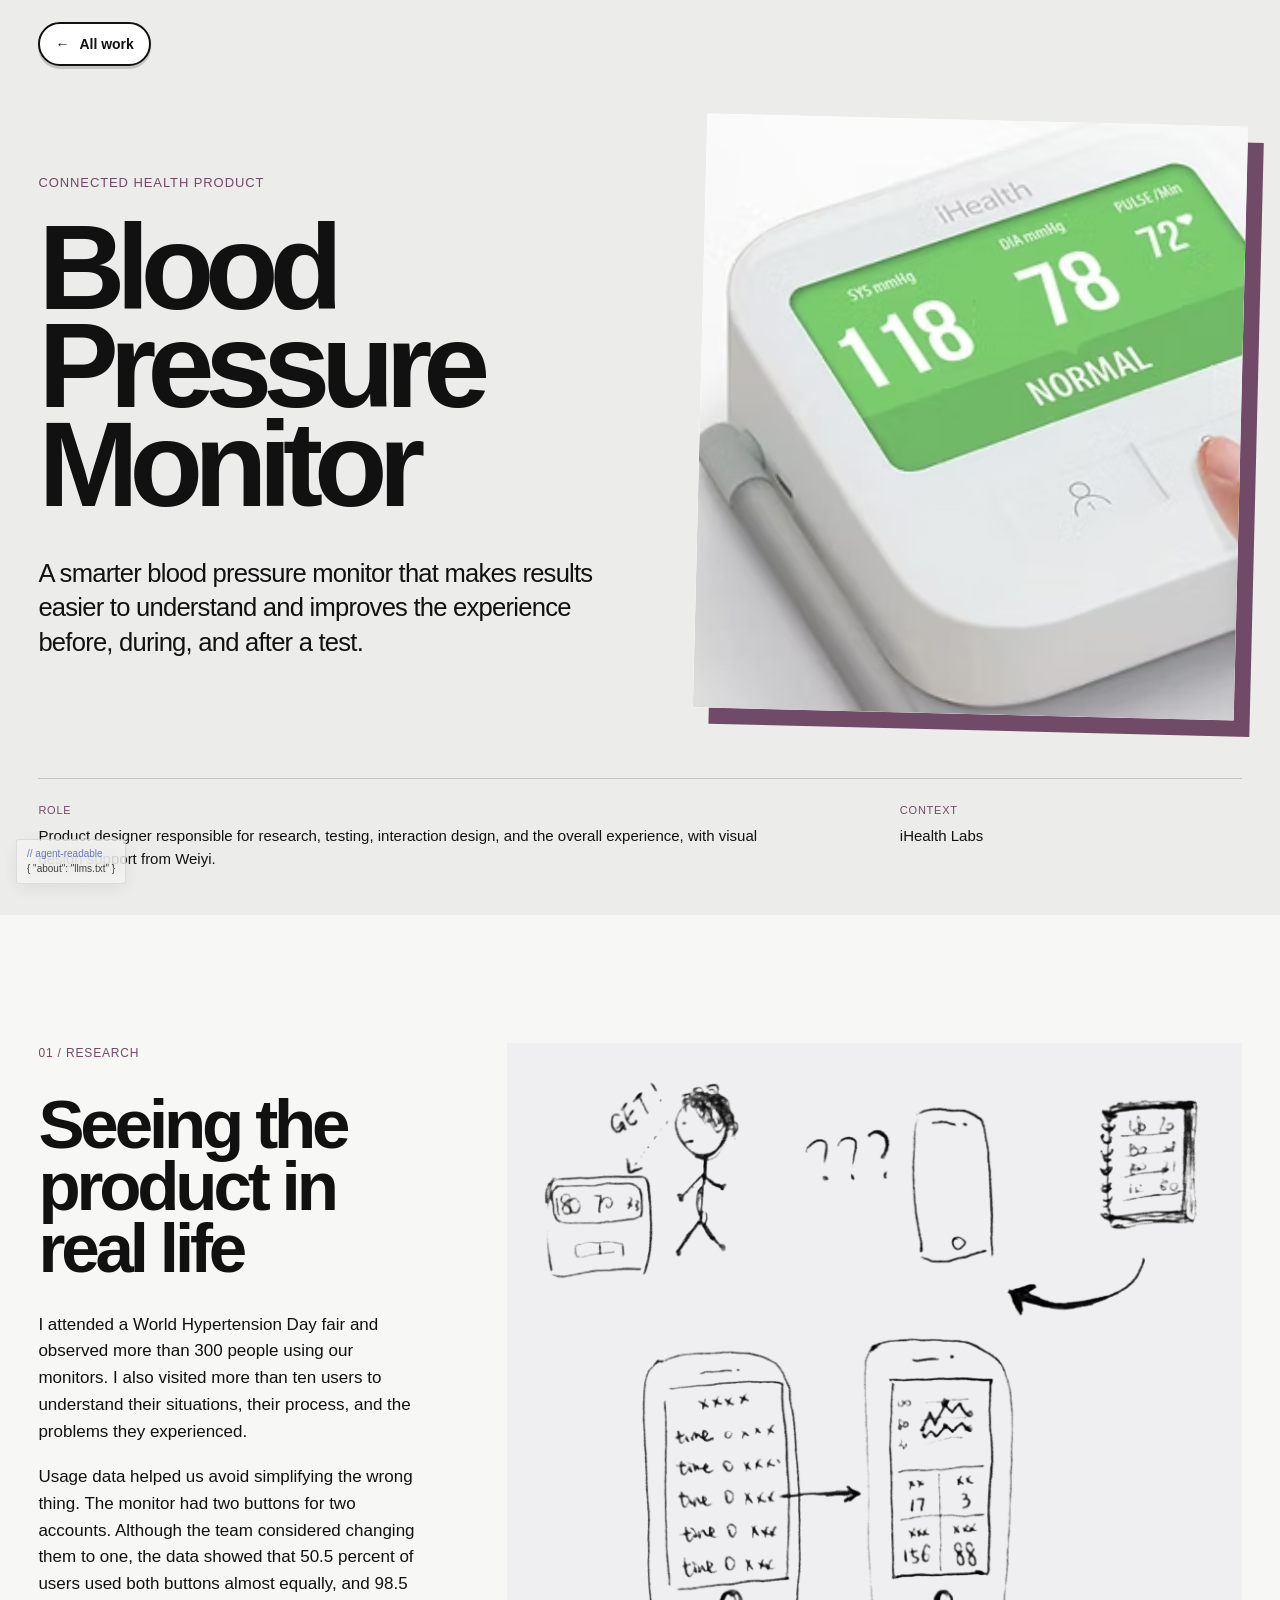
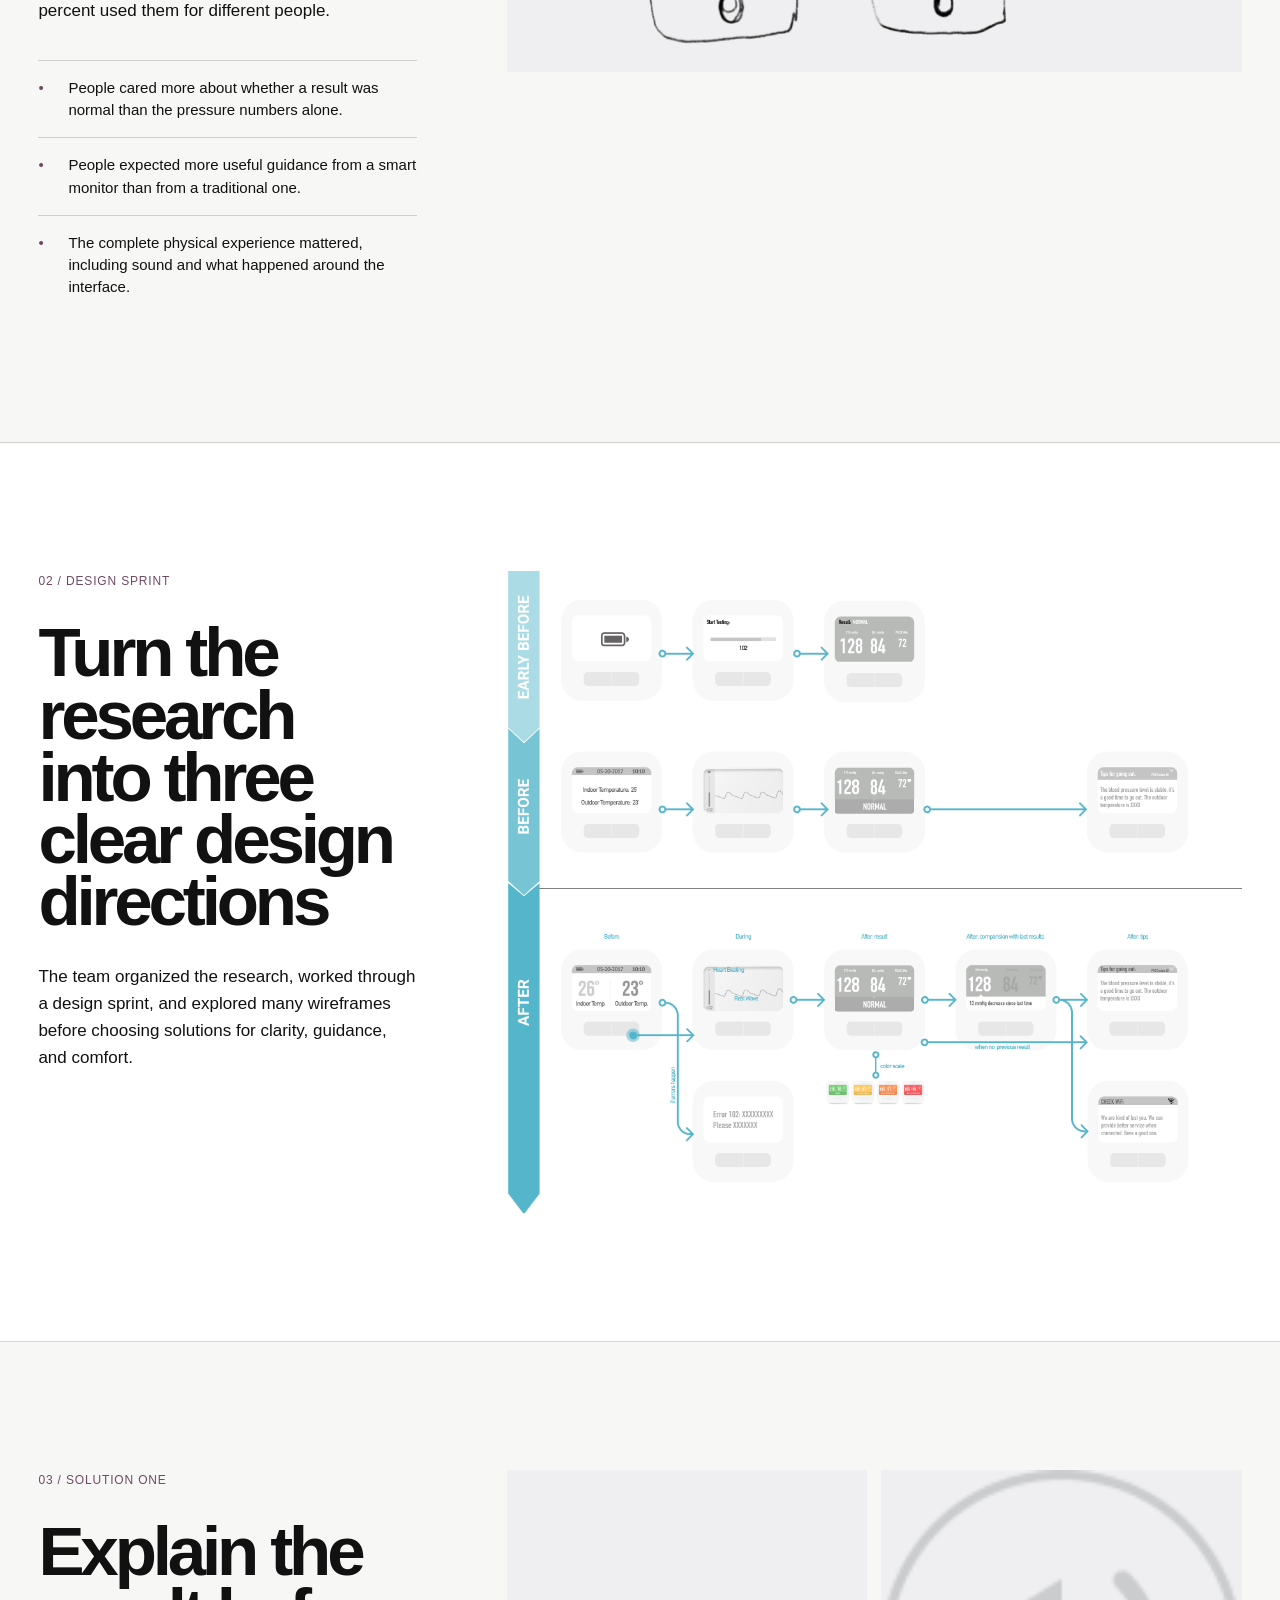
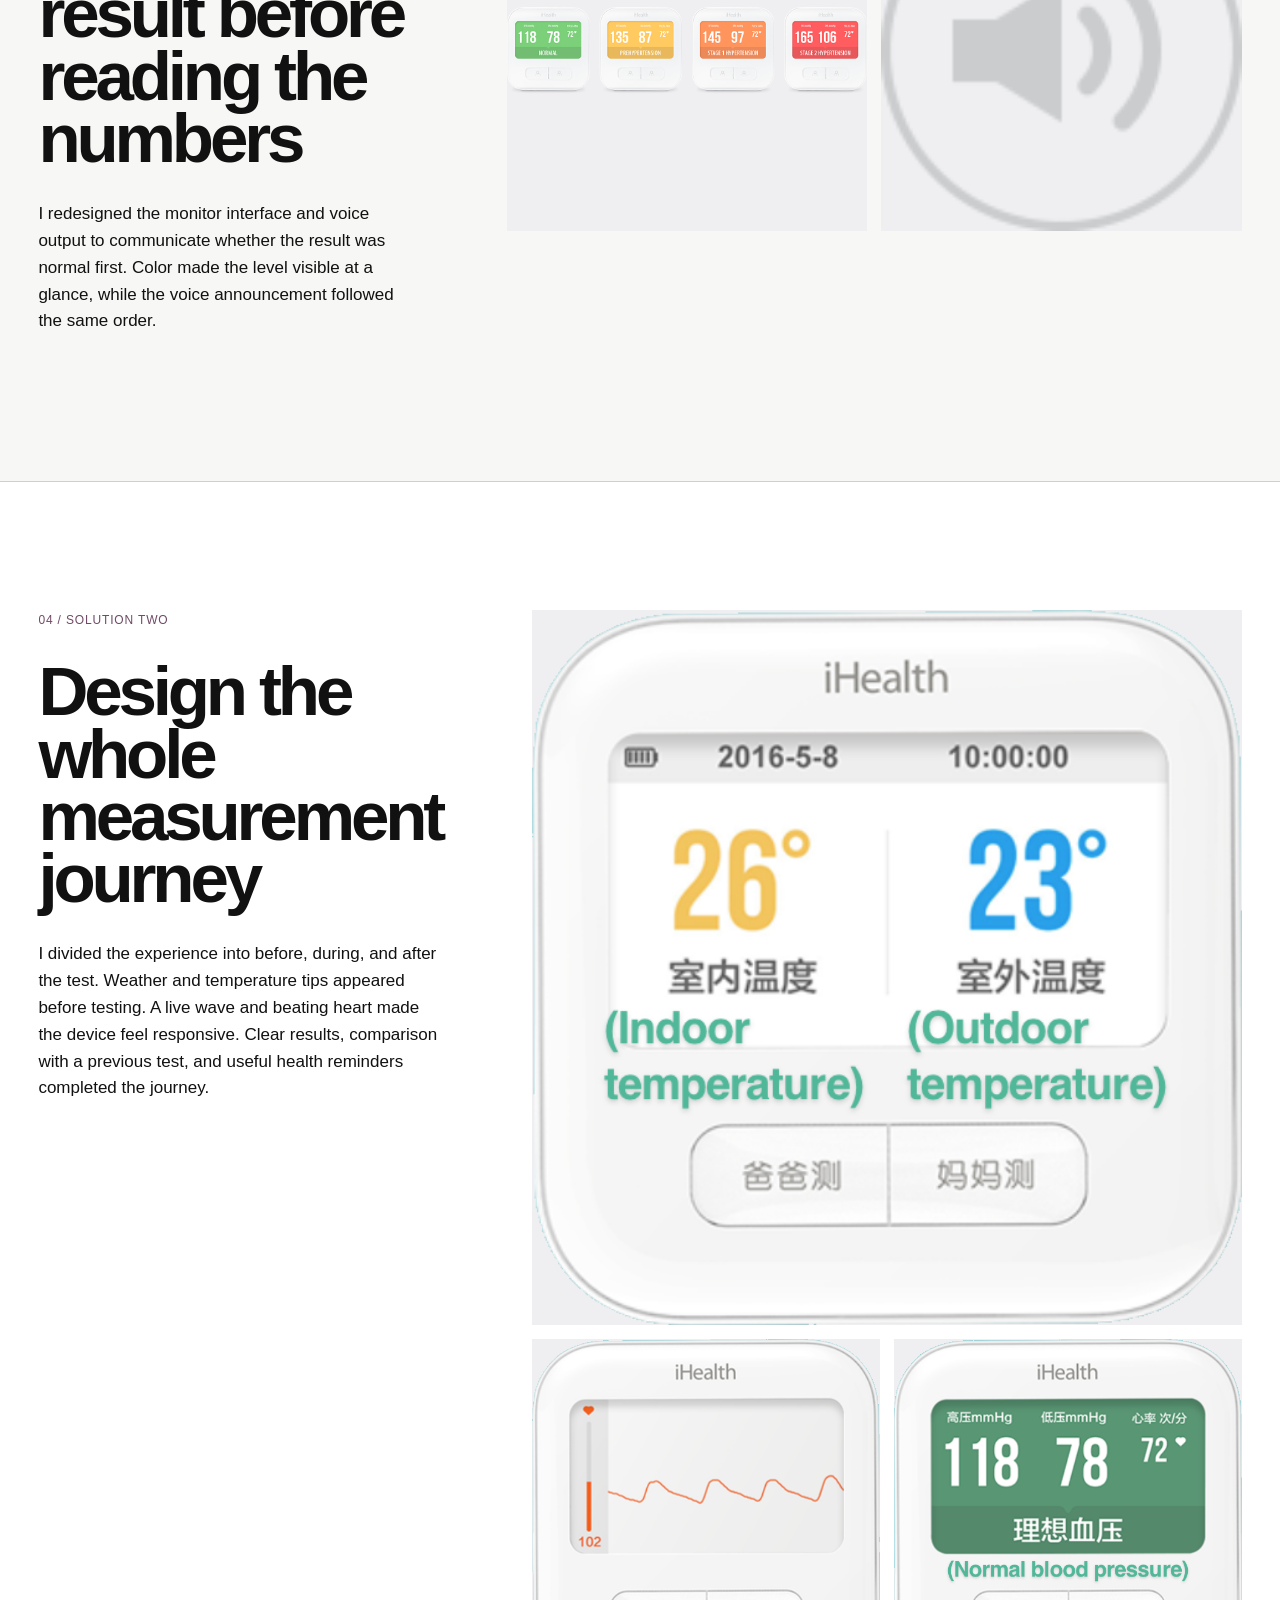
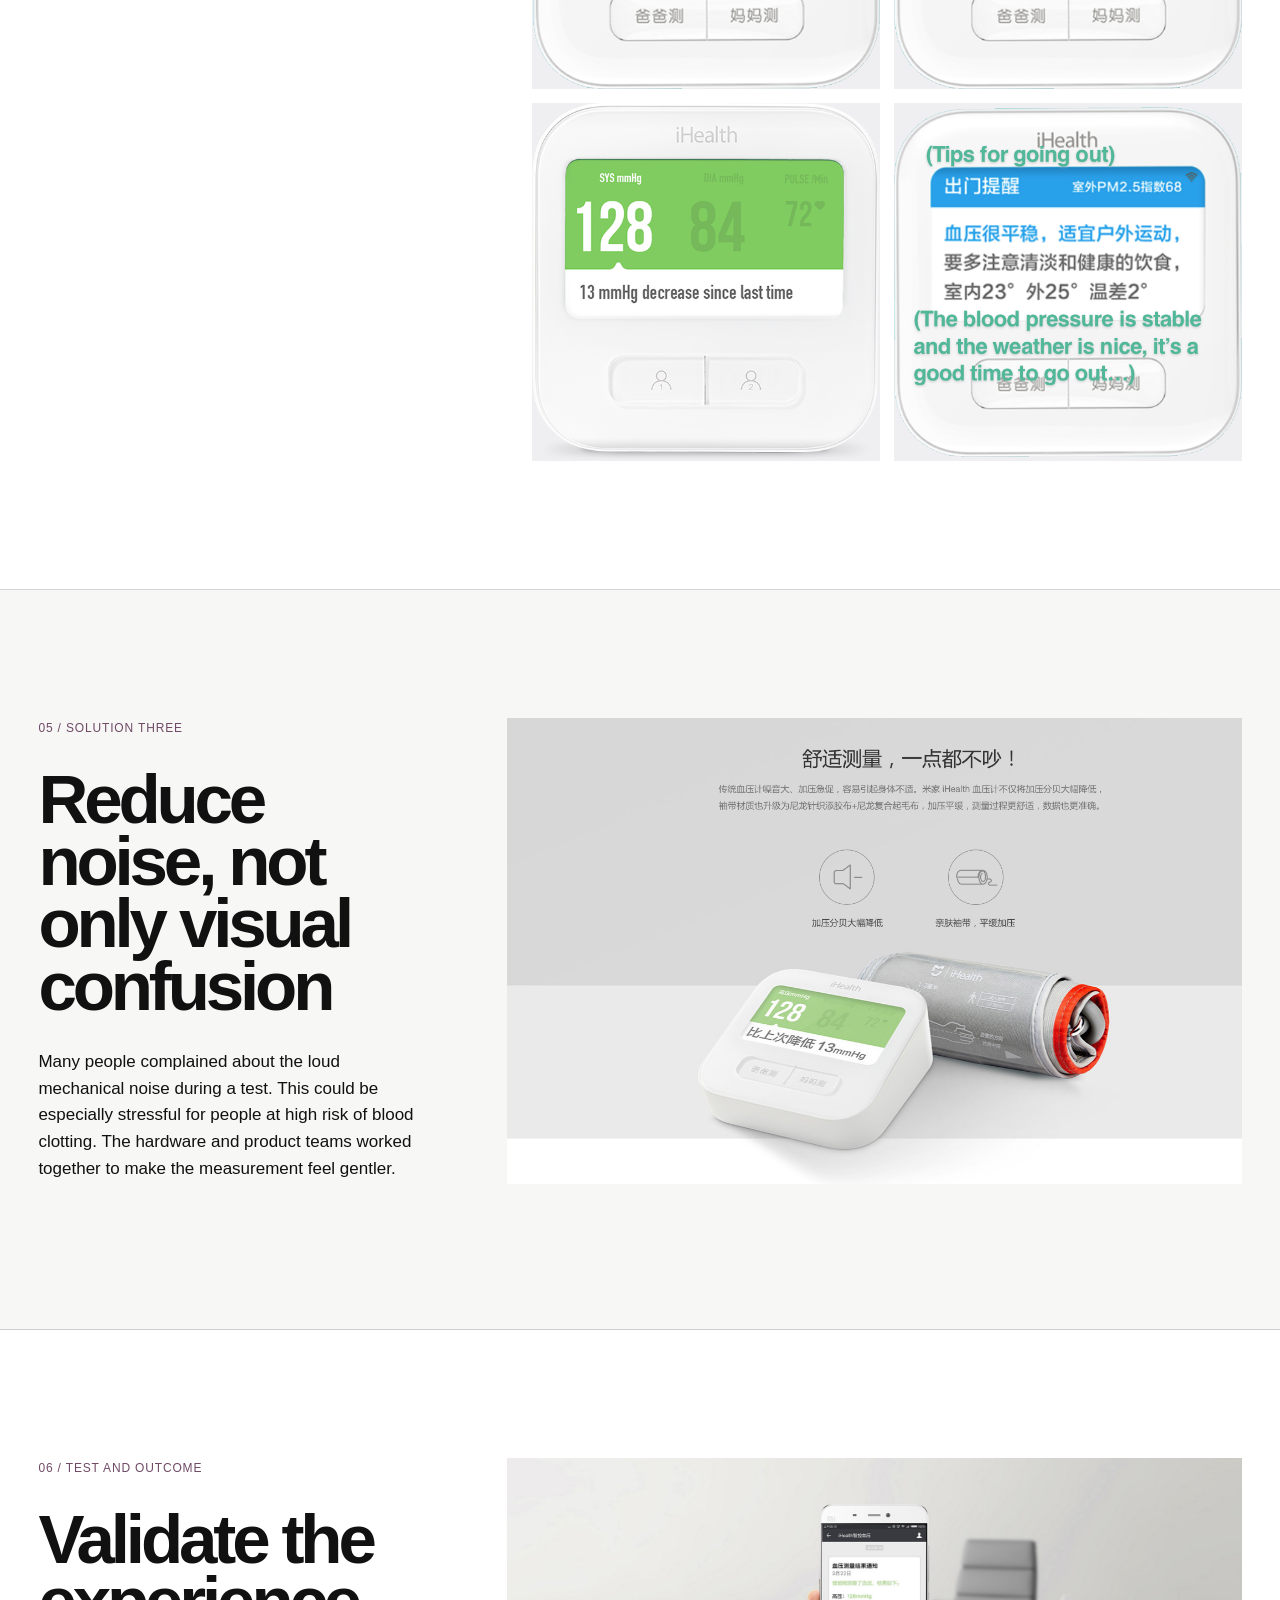
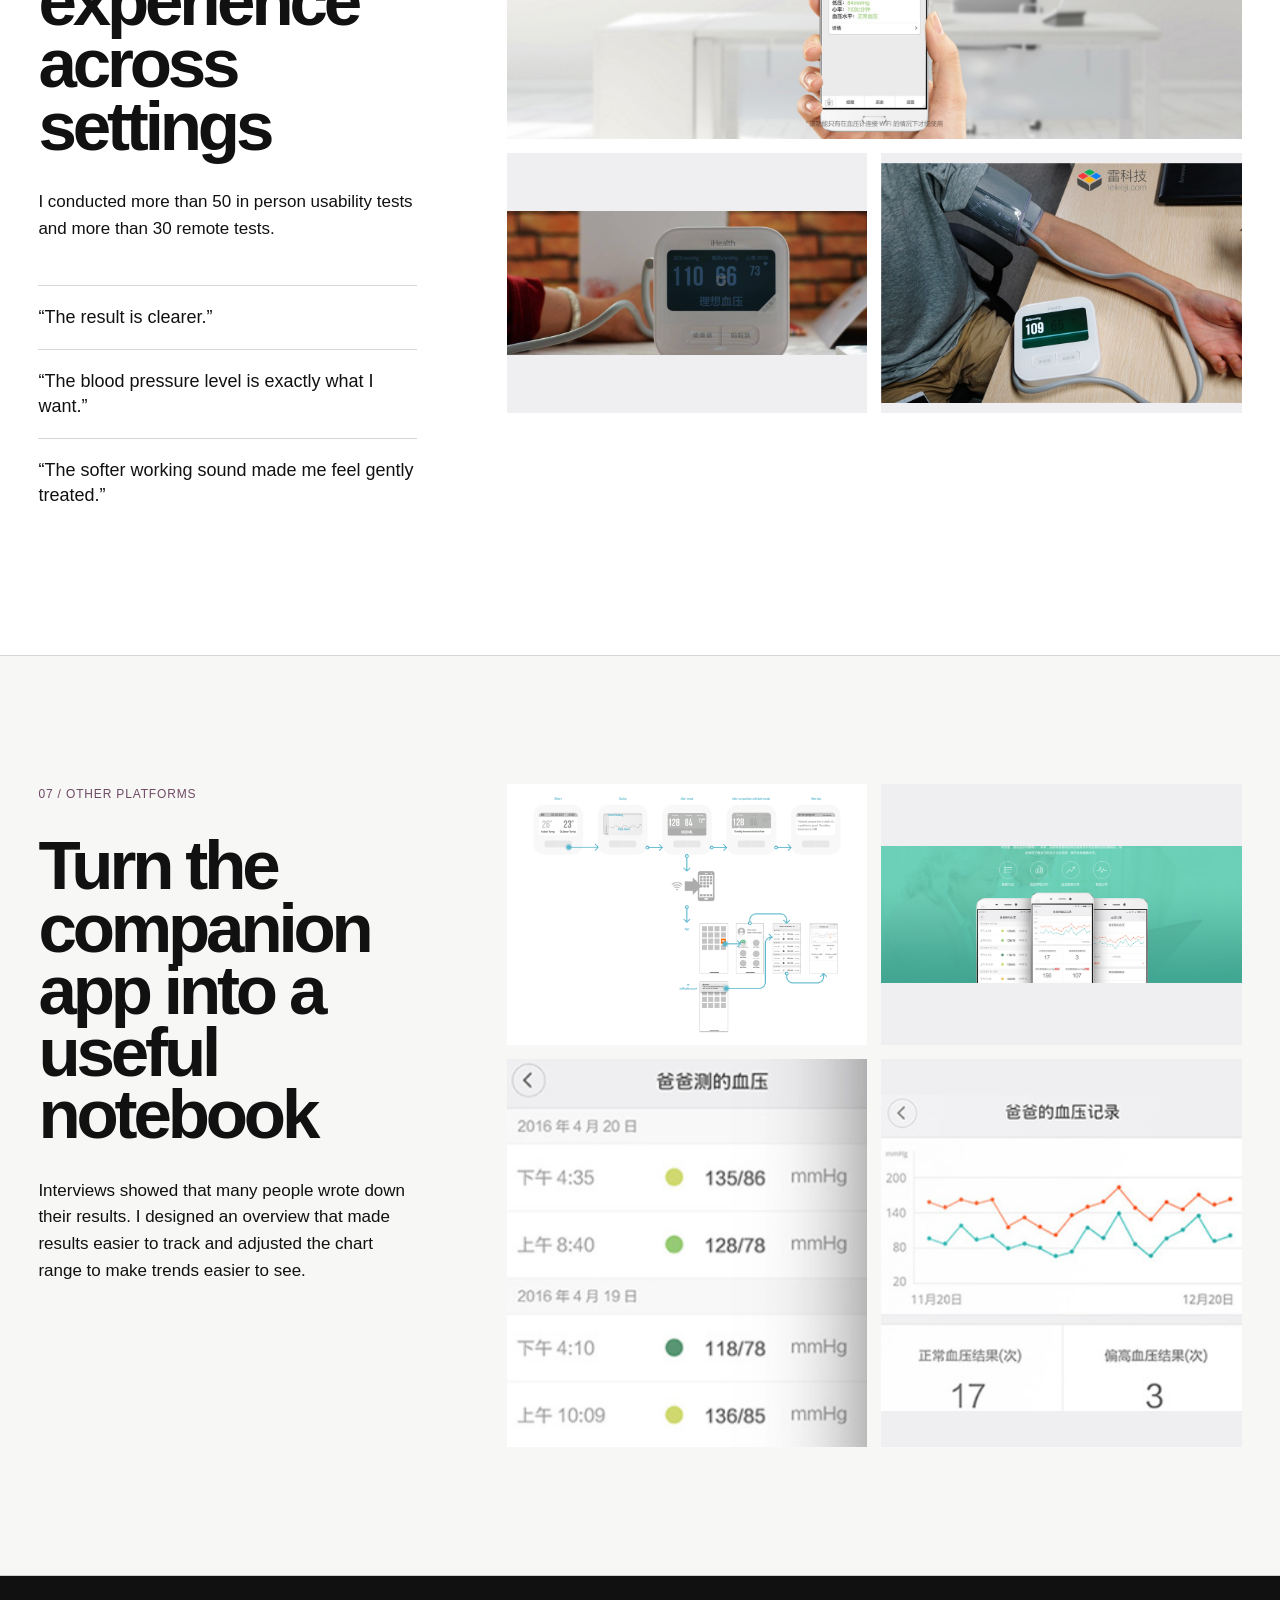
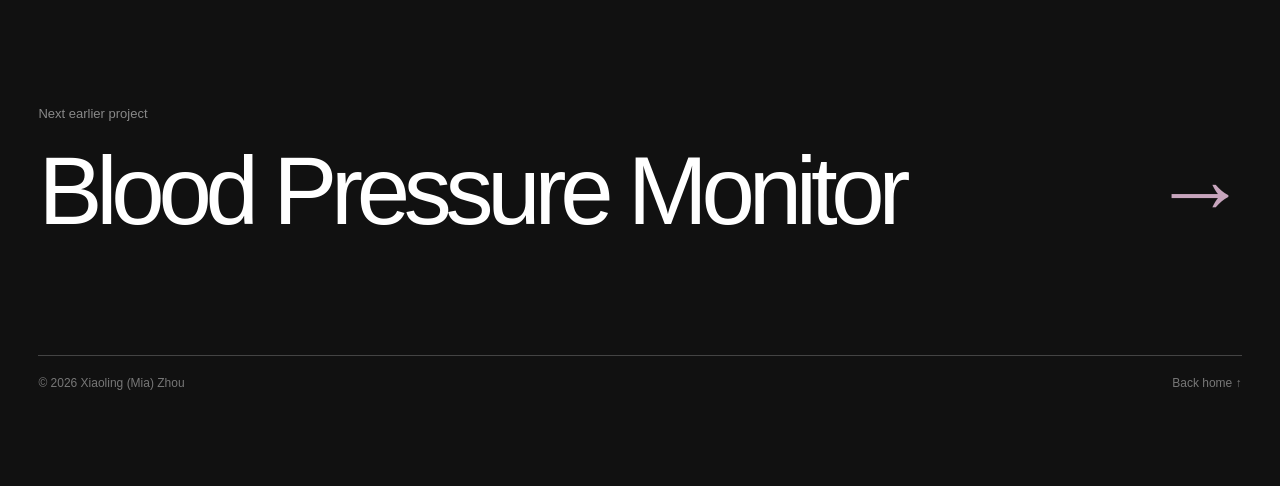
<file: work/wyze-camera/index.html>
<!doctype html><html lang="en"><head><meta charset="UTF-8"/><meta name="viewport" content="width=device-width,initial-scale=1.0"/><meta name="description" content="WYZE Camera case study by Xiaoling Zhou"/><link rel="alternate" type="text/plain" href="../../llms.txt" title="Agent-readable portfolio"/><title>WYZE Camera | Xiaoling Zhou</title>  <script type="module" crossorigin src="../../assets/styles-DoU8LGkW.js"></script>
  <script type="module" crossorigin src="../../assets/archive-main-BBZCOyMZ.js"></script>
  <link rel="stylesheet" crossorigin href="../../assets/styles-3I42yG9K.css">
</head><body><div id="root"></div></body></html>
</file>
<file: assets/styles-3I42yG9K.css>
:root{--ink:#111;--paper:#f7f7f5;--white:#fff;--blue:#2448ff;--line:#1111112b;color:var(--ink);background:var(--paper);font-synthesis:none;font-family:Helvetica Neue,Helvetica,Arial,sans-serif}*{box-sizing:border-box}html{scroll-behavior:smooth}body{background:var(--paper);min-width:320px;margin:0}a{color:inherit;text-decoration:none!important}.corner-about,.project-link,.panel-copy small,.footer-actions a,.about-resume,.about-footer>a,.case-live,.case-footer>a{padding-bottom:0;border-bottom:0!important}.project-back{z-index:20;border:2px solid var(--ink);background:#fff;border-radius:999px;align-items:center;gap:10px;min-height:44px;padding:10px 15px;font-size:14px;font-weight:650;display:flex;position:absolute;top:22px;left:3vw;box-shadow:0 3px #1111112e;color:var(--ink)!important}.project-back span{transition:transform .25s;display:inline-block}.project-back:hover span{transform:translate(-4px)}.project-back:focus-visible,.back-home:focus-visible{outline-offset:3px;outline:3px solid #ffdf3a}.corner-name,.corner-about{z-index:10;align-items:center;gap:11px;font-size:14px;font-weight:600;display:flex;position:absolute;top:28px}.corner-name{left:3vw}.corner-about{right:3vw}.corner-about span{transition:transform .25s}.corner-about:hover span{transform:translate(3px,-3px)}.corner-mark{background:var(--ink);color:#fff;border-radius:50%;place-items:center;width:34px;height:34px;font-size:11px;display:grid}.hero{align-items:center;min-height:100svh;padding:120px 3vw 5vh;display:flex;position:relative;overflow:hidden}.hero-center{text-align:left;width:fit-content;max-width:94vw;margin:0 auto}.hero h1{letter-spacing:-.085em;text-align:left;width:fit-content;max-width:94vw;margin:0;font-size:clamp(68px,11.8vw,180px);font-weight:650;line-height:.76}.hero-line{--line-rotate:0deg;width:fit-content;transform:rotate(var(--line-rotate));animation:6s ease-in-out infinite headlineFloat;display:block}.hero-line.line-one{--line-rotate:-1.5deg}.hero-line.line-two{--line-rotate:.7deg;color:var(--blue);margin-left:11vw;animation-delay:-2s}.hero-line.line-three{--line-rotate:-1deg;margin-left:42vw;animation-delay:-4s}.hero-intro{text-align:left;border-top:0;flex-direction:column;justify-content:center;align-items:flex-start;gap:22px;width:fit-content;max-width:92vw;margin:clamp(36px,5vh,62px) 0 0;padding-top:0;display:flex}.hero-intro p{color:#666;letter-spacing:-.005em;white-space:nowrap;max-width:none;margin:0;font-size:clamp(14px,1.05vw,16px);font-weight:300;line-height:1.55}.hero-intro a{text-transform:uppercase;letter-spacing:.05em;font-size:13px;font-weight:600}.hero-intro a span{margin-left:14px;animation:1.8s ease-in-out infinite nudge;display:inline-block}.work{background:var(--ink);color:var(--paper);padding:9vw 3vw 12vw}.section-label{text-transform:uppercase;letter-spacing:.07em;border-bottom:1px solid #ffffff47;justify-content:space-between;padding:0 0 24px;font-size:12px;display:flex}.selected-intro{grid-template-columns:1.15fr .65fr;align-items:end;gap:7vw;padding:clamp(65px,8vw,120px) 0 clamp(55px,7vw,100px);display:grid}.selected-intro h2{letter-spacing:-.07em;max-width:900px;margin:0;font-size:clamp(54px,7.5vw,112px);font-weight:600;line-height:.86}.selected-intro p{color:#bdbdb8;max-width:470px;margin:0;font-size:18px;line-height:1.52}.feature{background:var(--blue);color:#fff;isolation:isolate;min-height:650px;transform:perspective(1200px) rotateX(var(--rx,0deg)) rotateY(var(--ry,0deg));border-radius:2px;grid-template-columns:.78fr 1.22fr;transition:transform .3s;display:grid;position:relative;overflow:hidden}.feature-copy{z-index:2;flex-direction:column;align-items:flex-start;padding:clamp(30px,5vw,74px);display:flex}.project-number{text-transform:uppercase;letter-spacing:.055em;font-size:12px;font-weight:400;line-height:1.3}.feature h2{letter-spacing:-.065em;margin:auto 0 24px;font-size:clamp(54px,6.6vw,96px);font-weight:600;line-height:.87}.feature-copy p{max-width:420px;margin:0;font-size:17px;line-height:1.48}.project-link{border-bottom:1px solid #ffffffb3;margin-top:28px;padding-bottom:5px;font-size:13px;font-weight:600}.calculator-window{background:var(--white);min-height:520px;color:var(--ink);border-radius:22px;flex-direction:column;justify-content:center;align-self:center;margin:50px 50px 50px 0;padding:34px 42px 44px;transition:transform .55s cubic-bezier(.2,.8,.2,1);display:flex;transform:rotate(1.6deg);box-shadow:0 35px 90px #050a3c59}.feature:hover .calculator-window{transform:rotate(0)translateY(-8px)}.window-top{color:#777;justify-content:space-between;align-self:stretch;font-size:12px;display:flex;position:absolute;top:74px}.amount{justify-content:space-between;align-items:end;margin-bottom:46px;display:flex}.amount small{color:#777;font-size:13px}.amount strong{letter-spacing:-.055em;font-size:clamp(38px,4vw,62px)}.range{background:#dedede;border-radius:999px;height:8px;margin-bottom:65px;position:relative}.range:before{content:"";border-radius:inherit;background:var(--blue);position:absolute;inset:0 34% 0 0}.range i{border:8px solid var(--blue);background:#fff;border-radius:50%;width:27px;height:27px;position:absolute;top:50%;left:64%;transform:translate(-50%,-50%)}.term-row{grid-template-columns:repeat(3,1fr);gap:10px;display:grid}.term-row span{border:1px solid #ddd;border-radius:12px;flex-direction:column;gap:10px;padding:20px 14px;display:flex}.term-row small{color:#777;font-size:11px}.term-row b{font-size:23px}.term-row .chosen{border-color:var(--ink);background:var(--ink);color:#fff}.term-row .chosen small{color:#aaa}.project-pair{grid-template-columns:1fr 1fr;gap:20px;margin-top:20px;display:grid}.project-panel{min-height:650px;color:var(--ink);transform:perspective(1000px) rotateX(var(--rx,0deg)) rotateY(var(--ry,0deg));flex-direction:column;padding:30px;transition:transform .3s;display:flex;overflow:hidden}.project-panel:visited,.project-panel:hover,.project-panel:focus{color:var(--ink)}.collections{background:#deddd7}.ai-project{background:#f7f7f5}.panel-meta{color:#3f3f3c;text-transform:uppercase;letter-spacing:.055em;justify-content:space-between;gap:16px;font-size:12px;font-weight:400;line-height:1.3;display:flex}.flow-sketch{flex-direction:column;justify-content:center;align-items:flex-start;min-height:285px;margin:30px -30px 24px;padding:30px 10%;display:flex}.flow-sketch span{border:1px solid var(--ink);box-shadow:4px 4px 0 var(--ink);color:var(--ink);background:#fff;padding:14px 17px;font-size:13px}.flow-sketch span:nth-of-type(2){background:var(--ink);color:#fff;align-self:center}.flow-sketch span:nth-of-type(3){align-self:flex-end}.flow-sketch i{background:var(--ink);width:1px;height:36px;margin-left:28%;transform:rotate(-22deg)}.flow-sketch i:nth-of-type(2){margin-left:70%;transform:rotate(25deg)}.code-sketch{background:var(--ink);color:#fff;flex-wrap:wrap;place-content:center;align-items:center;gap:14px;min-height:285px;margin:30px 0 24px;padding:28px;font-size:13px;display:flex;box-shadow:0 24px 50px #4b140533}.code-sketch span{border:1px solid #555;border-radius:999px;padding:12px 15px}.code-sketch b{color:#8fa2ff;font-weight:400}.code-sketch .code-active{color:#b8ff5c;border-color:#b8ff5c;animation:1.8s ease-in-out infinite softPulse}.collections-story,.ready-story{border-radius:18px;flex-direction:column;justify-content:space-between;min-height:300px;margin:30px 0 28px;padding:28px;transition:transform .5s cubic-bezier(.2,.8,.2,1);display:flex;overflow:hidden;box-shadow:0 24px 55px #11111129}.project-panel:hover .collections-story,.project-panel:hover .ready-story{transform:translateY(-6px)}.collections-story{color:#fff;background:#17243a}.collections-story>small,.ready-story>small{text-transform:uppercase;letter-spacing:.08em;font-size:10px;font-weight:650}.collections-story>small{color:#b9c5da}.collections-story-path{grid-template-columns:1fr auto 1.25fr;align-items:center;gap:24px;display:grid}.collections-story-path>b{color:#94a4c1;font-size:24px;font-weight:300}.story-scatter{min-height:140px;position:relative}.story-scatter i{border:1px solid #aebbd2;border-radius:50%;width:18px;height:18px;position:absolute}.story-scatter i:first-child{top:5px;left:8px}.story-scatter i:nth-child(2){width:30px;height:30px;top:43px;left:64px}.story-scatter i:nth-child(3){background:#aebbd2;width:11px;height:11px;top:86px;left:24px}.story-scatter span,.story-next span{color:#b9c5da;font-size:10px;position:absolute;bottom:0}.story-next{align-items:center;min-height:140px;display:flex;position:relative}.story-next i{background:#b8ff5c;border-radius:50%;flex:none;width:12px;height:12px;margin-right:13px;box-shadow:0 0 0 8px #b8ff5c1f}.story-next strong{letter-spacing:-.045em;font-size:clamp(25px,3vw,40px);line-height:.9}.ready-story{color:#172033;background:linear-gradient(135deg,#e9efff,#f8eefa);position:relative}.ready-story>small{color:#58627a}.ready-story-time{grid-template-columns:auto 1fr auto;align-items:center;gap:16px;display:grid}.ready-story-time b,.ready-story-time strong{letter-spacing:-.055em;font-size:clamp(34px,4vw,55px);line-height:1}.ready-story-time strong{color:#2448ff}.ready-story-time i{background:#aeb8d0;height:2px;position:relative}.ready-story-time i:after{content:"→";color:#64708a;background:#f3eefb;padding-left:5px;position:absolute;top:50%;right:-2px;transform:translateY(-56%)}.ready-story-outcomes{flex-wrap:wrap;gap:9px;display:flex}.ready-story-outcomes span{color:#263149;background:#fff;border-radius:999px;padding:8px 11px;font-size:10px;font-weight:650;box-shadow:0 7px 18px #323c6417}.ready-story p{letter-spacing:-.035em;margin:0;font-size:clamp(19px,2.4vw,31px);font-weight:600;line-height:1}.panel-copy{margin-top:auto}.panel-copy h3{letter-spacing:-.055em;margin:0 0 14px;font-size:clamp(40px,4.5vw,66px);font-weight:600;line-height:.9}.panel-copy p{color:#3f3f3c;max-width:500px;margin:0 0 23px;font-size:16px;line-height:1.5}.panel-copy small{color:#111;border-bottom:1px solid #1116;padding-bottom:4px;font-size:13px;font-weight:650}.archive-title{grid-template-columns:1.1fr .6fr;align-items:end;gap:60px;margin:12vw 0 50px;display:grid}.archive-title span{text-transform:uppercase;letter-spacing:.06em;color:#aaa;font-size:12px}.archive-title h2{letter-spacing:-.07em;margin:22px 0 0;font-size:clamp(58px,8vw,118px);font-weight:600;line-height:.83}.archive-title p{color:#bdbdb8;max-width:410px;margin:0;font-size:17px;line-height:1.5}.archive-list{border-top:1px solid #ffffff4d}.archive-row{border-bottom:1px solid #ffffff38;grid-template-columns:50px 104px 1fr 28px;align-items:center;gap:24px;min-height:128px;transition:background .25s,padding .25s;display:grid}.archive-row:hover{background:#ffffff0f;padding:0 16px}.archive-index{color:#777;font-size:11px}.archive-thumb{background:#333;width:104px;height:76px;overflow:hidden}.archive-thumb img{object-fit:cover;filter:grayscale()contrast(.9);width:100%;height:100%;transition:filter .3s,transform .45s}.archive-row:hover img{filter:grayscale(0);transform:scale(1.05)}.archive-copy{flex-direction:column;gap:8px;display:flex}.archive-name{letter-spacing:-.035em;font-size:clamp(20px,2.3vw,34px)}.archive-meta{color:#bdbdb8;max-width:620px;font-size:14px;line-height:1.4}.archive-arrow{font-size:20px;transition:transform .25s}.archive-row:hover .archive-arrow{transform:translate(4px,-4px)}.feature:focus-visible,.project-panel:focus-visible,.archive-row:focus-visible{outline-offset:4px;outline:3px solid #ffdf3a}[data-reveal]{opacity:0;transform:translateY(28px)}[data-reveal].is-visible{opacity:1;transition:opacity .75s,transform .75s cubic-bezier(.2,.8,.2,1);transform:translateY(0)}.figma-capture [data-reveal]{opacity:1!important;transform:none!important}.feature[data-reveal]{transform:perspective(1200px) translateY(28px) rotateX(var(--rx,0deg)) rotateY(var(--ry,0deg))}.feature[data-reveal].is-visible{transform:perspective(1200px) translateY(0) rotateX(var(--rx,0deg)) rotateY(var(--ry,0deg))}.project-panel[data-reveal]{transform:perspective(1000px) translateY(28px) rotateX(var(--rx,0deg)) rotateY(var(--ry,0deg))}.project-panel[data-reveal].is-visible{transform:perspective(1000px) translateY(0) rotateX(var(--rx,0deg)) rotateY(var(--ry,0deg))}footer{background:var(--paper);color:var(--ink);padding:11vw 3vw 96px}.footer-label{color:var(--blue);text-transform:uppercase;letter-spacing:.07em;font-size:12px}footer h2{letter-spacing:-.08em;max-width:1200px;margin:42px 0 70px;font-size:clamp(68px,11vw,170px);font-weight:650;line-height:.8}.footer-actions{gap:32px;margin-bottom:110px;font-size:15px;display:flex}.footer-actions a{border-bottom:1px solid;padding-bottom:5px}.footer-actions a:hover{color:var(--blue)}.footer-base{border-top:1px solid var(--line);color:#777;justify-content:space-between;gap:20px;padding-top:20px;font-size:12px;display:flex}.agent-readable{z-index:30;color:#111;-webkit-backdrop-filter:blur(12px);backdrop-filter:blur(12px);opacity:.78;background:#f7f7f5db;border:1px solid #11111121;border-radius:3px;flex-direction:column;gap:2px;width:fit-content;margin:0;padding:8px 10px;font-size:10px;line-height:1.25;display:flex;position:fixed;bottom:16px;left:16px;box-shadow:0 5px 18px #11111114}.agent-readable:hover,.agent-readable:focus-visible{opacity:1;background:#f7f7f5f5}.agent-readable:focus-visible{outline-offset:3px;outline:2px solid #2448ff}.agent-readable span{color:#485db8}.agent-readable code{font-family:inherit}.about-page{background:var(--ink);color:#fff}.back-home,.about-resume{z-index:10;font-size:14px;font-weight:600;position:absolute;top:28px}.back-home{border:2px solid var(--ink);background:#fff;border-radius:999px;align-items:center;gap:10px;min-height:44px;padding:10px 15px;display:flex;left:3vw;box-shadow:0 3px #fff3;color:var(--ink)!important}.back-home span{transition:transform .25s}.back-home:hover span{transform:translate(-4px)}.about-resume{border-bottom:1px solid;padding-bottom:3px;right:3vw}.about-hero{grid-template-rows:1fr auto;grid-template-columns:1fr .55fr;gap:30px;min-height:100svh;padding:120px 3vw 9vh;display:grid;position:relative;overflow:hidden}.about-hero h1{letter-spacing:-.085em;grid-column:1/-1;align-self:center;margin:4vh 0;font-size:clamp(72px,12.7vw,190px);font-weight:650;line-height:.78}.about-hero h1 span{color:#8fa2ff;margin-left:10vw}.about-intro-bubble{max-width:570px;color:var(--ink);background:#fff;border:1px solid #ffffffa6;border-radius:26px 26px 6px;grid-column:2;align-self:end;margin:0;padding:25px 27px 23px;position:relative;box-shadow:0 16px 45px #0003}.about-intro-bubble:after{content:"";clip-path:polygon(0 0,100% 0,100% 100%);background:#fff;width:22px;height:22px;position:absolute;bottom:-14px;right:0}.about-intro-label{color:#6679d8;text-transform:uppercase;letter-spacing:.1em;margin-bottom:13px;font-size:10px;font-weight:650;display:block}.about-intro-bubble p{letter-spacing:-.012em;margin:0;font-size:clamp(15px,1.15vw,17px);font-weight:390;line-height:1.58}.candy-note:focus-visible{outline-offset:4px;outline:2px solid #8fa2ff}.candy-note{color:#fff;transform-origin:top;align-items:center;gap:10px;animation:2.8s ease-in-out infinite candySwing;display:flex;position:absolute;bottom:11vh;left:8vw;transform:rotate(-8deg)}.candy-note span{font-size:44px}.candy-note small{text-transform:uppercase;letter-spacing:.06em;border:1px solid #777;border-radius:999px;padding:8px 11px;font-size:11px}.candy-note:hover small{color:var(--ink);background:#8fa2ff;border-color:#8fa2ff}.rope-section{color:var(--ink);background:#f1f0ec;padding:9vw 3vw 11vw}.journey-stories{max-width:930px;margin:0 auto;padding:0 0 0 150px;list-style:none;position:relative}.journey-stories:before{content:"";background:#11111147;width:1px;position:absolute;top:8px;bottom:18px;left:66px}.journey-story{padding:0 0 96px;scroll-margin-top:32px;position:relative}.journey-story:last-child{padding-bottom:0}.journey-marker{text-align:right;width:80px;position:absolute;top:2px;left:-180px}.journey-marker:after{content:"";background:#111;border:3px solid #f1f0ec;border-radius:50%;width:9px;height:9px;position:absolute;top:5px;left:88px;box-shadow:0 0 0 1px #11111180}.journey-marker time{letter-spacing:-.01em;font-size:13px;font-weight:600}.journey-story article>p{color:#666;text-transform:uppercase;letter-spacing:.08em;margin:0 0 18px;font-size:11px;line-height:1.45}.journey-story h2{letter-spacing:-.052em;max-width:760px;margin:0;font-size:clamp(34px,4.3vw,62px);font-weight:520;line-height:.96}.journey-story article>img{object-fit:contain;filter:saturate(.95);width:min(150px,34%);height:auto;margin:28px 0 23px;transition:transform .4s cubic-bezier(.2,.8,.2,1);display:block}.journey-story article>img:hover{transform:rotate(-2deg)scale(1.025)}.journey-story article>div{color:#555;max-width:650px;margin-top:22px;font-size:16px;line-height:1.6}.working-style{color:var(--ink);background:#deddd7;border-top:1px solid #11111124;grid-template-columns:.85fr 1.15fr;gap:8vw;padding:11vw 3vw;display:grid}.working-style>div>span{color:#666;text-transform:uppercase;letter-spacing:.07em;font-size:12px}.working-style h2{letter-spacing:-.07em;margin:45px 0 0;font-size:clamp(55px,7vw,100px);line-height:.84}.working-style ol{border-top:1px solid #11111138;margin:0;padding:0;list-style:none}.working-style li{border-bottom:1px solid #11111138;grid-template-columns:48px 1fr;gap:20px;padding:31px 0;display:grid}.working-style li b{color:#666;font-size:12px}.working-style h3{letter-spacing:-.03em;margin:0 0 10px;font-size:23px}.working-style li p{color:#555;max-width:540px;margin:0;font-size:15px;line-height:1.58}.about-footer{background:var(--ink);color:#fff}.about-footer>p{color:#aaa;margin:0 0 28px;font-size:14px}.about-footer>a{letter-spacing:-.05em;border-bottom:1px solid #555;width:fit-content;margin:14px 0;font-size:clamp(36px,5vw,72px);display:block}.about-footer>a:hover{color:#8fa2ff}.about-footer .footer-base{border-color:#444;margin-top:110px}.case-page{background:var(--paper);color:var(--ink)}.case-back,.case-live{z-index:10;font-size:14px;font-weight:600;position:absolute;top:28px}.case-back{gap:10px;display:flex;left:3vw}.case-back span{transition:transform .25s}.case-back:hover span{transform:translate(-4px)}.case-live{border-bottom:1px solid;padding-bottom:3px;right:3vw}.case-page>.project-back,.case-page>.case-live{color:#fff}.case-hero{color:#fff;background:#2448ff;flex-direction:column;min-height:86svh;padding:115px 3vw 5vh;display:flex;position:relative;overflow:hidden}.case-hero-meta{text-transform:uppercase;letter-spacing:.06em;justify-content:space-between;font-size:12px;display:flex}.case-overline{text-transform:uppercase;letter-spacing:.07em;margin:auto 0 20px;font-size:14px}.case-hero h1{letter-spacing:-.055em;max-width:1240px;margin:0;font-size:clamp(56px,8.5vw,122px);font-weight:650;line-height:1}.case-hero h1 span{color:#d8d7ff;margin-left:4vw;display:block}.case-summary{border-top:1px solid #fff6;grid-template-columns:1fr 1.2fr;gap:8vw;margin-top:7vh;padding-top:24px;display:grid}.case-summary>p{letter-spacing:-.02em;max-width:520px;margin:0;font-size:clamp(16px,1.55vw,22px);line-height:1.45}.case-summary dl{grid-template-columns:repeat(3,1fr);gap:24px;margin:0;display:grid}.case-summary dl div{border-left:1px solid #ffffff59;padding-left:18px}.case-summary dt{text-transform:uppercase;letter-spacing:.07em;opacity:.7;margin-bottom:8px;font-size:11px}.case-summary dd{margin:0;font-size:15px;line-height:1.45}.case-summary dd a{color:inherit;font-weight:inherit}.case-label,.case-section-head>span{text-transform:uppercase;letter-spacing:.07em;font-size:12px}.case-statement{grid-template-columns:.36fr 1fr;align-items:start;gap:6vw;padding:11vw 3vw;display:grid}.case-statement h2,.case-section-head h2{letter-spacing:-.065em;margin:0;font-size:clamp(52px,7vw,105px);font-weight:600;line-height:.86}.case-statement p{max-width:650px;margin:32px 0 0;font-size:18px;line-height:1.55}.case-statement blockquote{border-top:1px solid var(--line);border-left:1px solid var(--line);letter-spacing:-.035em;margin:0;padding:25px 0 0 25px;font-size:clamp(21px,2.4vw,34px);line-height:1.25}.case-role,.research-section,.workshop-section,.design-section,.before-after,.testing-section,.qa-section{padding:10vw 3vw}.case-role{background:var(--ink);color:#fff}.case-section-head{grid-template-columns:.36fr 1fr;align-items:start;gap:6vw;display:grid}.role-grid{grid-template-columns:1fr 1fr;gap:10px;margin:7vw 0 0 36%;display:grid}.role-grid article{background:#1d1d1d;min-height:230px;padding:30px}.role-grid article:nth-child(2n){padding-left:30px}.role-grid b{color:#8fa2ff;text-transform:uppercase;letter-spacing:.06em;font-size:13px}.role-grid p{max-width:420px;margin:70px 0 0;font-size:16px;line-height:1.55}.confidential-note{color:#999;margin:28px 0 0 36%;font-size:13px}.research-section{background:#f1f0ec}.research-layout{grid-template-columns:.62fr 1.38fr;gap:8vw;margin-top:7vw;display:grid}.research-methods>span{color:var(--blue);text-transform:uppercase;letter-spacing:.07em;font-size:12px}.research-methods ul{margin:25px 0 0;padding:0;list-style:none}.research-methods li{padding:12px 0;font-size:15px;line-height:1.4}.insight-stack{gap:10px;display:grid}.insight-stack article{background:#fff;grid-template-columns:110px 1fr .8fr;gap:25px;padding:30px;display:grid}.insight-stack article>span{color:#777;text-transform:uppercase;letter-spacing:.06em;font-size:11px}.insight-stack h3{letter-spacing:-.04em;margin:0;font-size:clamp(25px,3vw,42px);line-height:1}.insight-stack p{color:#555;margin:0;font-size:15px;line-height:1.55}.workshop-section{background:#d8d7ff}.artifact{margin:0;overflow:hidden}.artifact img{width:100%;height:auto;transition:transform .45s cubic-bezier(.2,.8,.2,1);display:block}.artifact:hover img{transform:scale(1.012)}.artifact figcaption{text-transform:uppercase;letter-spacing:.06em;opacity:.65;margin-top:11px;font-size:11px;line-height:1.4}.artifact-workshop{box-shadow:10px 10px 0 var(--ink);background:#fff;max-height:70vh;margin-top:7vw;padding:14px;overflow:auto;transform:rotate(-.35deg)}.artifact-workshop img{object-fit:cover;object-position:top center;min-height:420px}.workshop-takeaways{grid-template-columns:repeat(3,1fr);gap:12px;margin-top:55px;display:grid}.workshop-takeaways article{background:#f7f7f5;min-height:210px;padding:25px 28px}.workshop-takeaways article+article{padding-left:28px}.workshop-takeaways article:last-child{border-right:0}.workshop-takeaways span{text-transform:uppercase;letter-spacing:.07em;font-size:12px;font-weight:700}.workshop-takeaways p{margin:75px 0 0;font-size:15px;line-height:1.55}.design-section{background:var(--paper)}.design-principles{grid-template-columns:repeat(3,1fr);gap:12px;margin:7vw 0;display:grid}.design-principles article{background:#fff;min-height:280px;padding:30px}.design-principles article+article{padding-left:30px}.design-principles b{color:var(--blue);font-size:12px}.design-principles h3{letter-spacing:-.035em;margin:100px 0 12px;font-size:28px}.design-principles p{color:#555;max-width:390px;margin:0;font-size:15px;line-height:1.5}.demo-wrap{background:var(--blue);color:#fff;grid-template-columns:.58fr 1.42fr;gap:5vw;padding:5vw;display:grid}.demo-intro>span{text-transform:uppercase;letter-spacing:.07em;color:#cbd3ff;font-size:12px}.demo-intro h3{letter-spacing:-.055em;margin:55px 0 22px;font-size:clamp(40px,5vw,68px);line-height:.9}.demo-intro p{color:#d7dcff;max-width:390px;font-size:15px;line-height:1.55}.case-calculator{min-width:0;color:var(--ink);background:#fff;border-radius:20px;padding:42px;box-shadow:0 30px 70px #0000284d}.case-calculator label{grid-template-columns:1fr auto;gap:14px;margin-bottom:40px;display:grid}.case-calculator label>span{color:#666;font-size:13px}.case-calculator label>strong{letter-spacing:-.04em;font-size:28px}.case-calculator input{width:100%;accent-color:var(--blue);grid-column:1/-1}.estimate-label{justify-content:space-between;align-items:center;margin:55px 0 17px;display:flex}.estimate-label span{font-size:14px;font-weight:600}.estimate-label small{color:#777;font-size:11px}.payment-table-wrap{overflow-x:auto}.payment-table{border-collapse:collapse;table-layout:fixed;width:100%;font-size:13px}.payment-table th,.payment-table td{text-align:center;border-bottom:1px solid #d8d8d8;min-width:72px;padding:14px 8px}.payment-table th:first-child{text-align:left;white-space:nowrap;width:72px;font-weight:500}.payment-table thead th{font-weight:650}.payment-table .selected{color:var(--blue);border-left:1px solid #cfd4e6;border-right:1px solid #cfd4e6;font-weight:700}.payment-table tbody tr:last-child th,.payment-table tbody tr:last-child td{border-bottom:0}.sr-only{clip:rect(0,0,0,0);white-space:nowrap;border:0;width:1px;height:1px;margin:-1px;padding:0;position:absolute;overflow:hidden}.responsive-proof{grid-template-columns:.72fr 1.28fr;align-items:center;gap:8vw;margin-top:7vw;display:grid}.artifact-mobile{background:#fff;justify-self:center;max-width:430px;padding:12px;box-shadow:0 18px 60px #11111121}.responsive-proof>div>span,.handoff-rules>span{color:var(--blue);text-transform:uppercase;letter-spacing:.07em;font-size:12px}.responsive-proof h3,.handoff-rules h3{letter-spacing:-.055em;max-width:720px;margin:30px 0 20px;font-size:clamp(36px,4.6vw,68px);line-height:.95}.responsive-proof p{max-width:650px;font-size:17px;line-height:1.55}.responsive-proof ul,.handoff-rules ul{border-top:1px solid var(--line);margin:35px 0 0;padding:0;list-style:none}.responsive-proof li,.handoff-rules li{border-bottom:1px solid var(--line);padding:14px 0;font-size:14px;line-height:1.45}.before-after{background:var(--ink);color:#fff}.comparison-grid{grid-template-columns:1fr 1fr;gap:20px;margin-top:7vw;display:grid}.comparison-grid article{flex-direction:column;min-height:630px;padding:32px;display:flex}.before-card{background:#333}.after-card{color:var(--ink);background:#8fa2ff}.comparison-tag{text-transform:uppercase;letter-spacing:.07em;font-size:11px}.old-form{width:min(420px,90%);color:var(--ink);background:#fff;grid-template-columns:1fr 1fr;gap:11px;margin:45px auto;padding:25px;display:grid}.old-form span{color:#777;align-self:center;font-size:11px}.old-form i{border:1px solid #ccc;padding:10px;font-size:13px;font-style:normal}.old-form button{color:#fff;background:#555;border:0;grid-column:1/-1;padding:12px}.old-form b{text-align:center;grid-column:1/-1;padding:18px;font-size:26px}.new-flow{grid-template-columns:1fr auto 1fr auto 1fr;align-items:center;gap:12px;margin:80px 0;display:grid}.new-flow div{border:1px solid var(--ink);background:#fff;flex-direction:column;justify-content:space-between;min-height:130px;padding:18px;display:flex}.new-flow div span{font-size:11px}.new-flow div b{font-size:18px}.new-flow>i{font-style:normal}.comparison-grid h3{letter-spacing:-.04em;margin:auto 0 12px;font-size:34px}.comparison-grid p{max-width:560px;margin:0;font-size:15px;line-height:1.55}.representation-note{color:#888;margin-top:18px;font-size:11px;display:block}.evidence-comparison{grid-template-columns:1fr 1fr;gap:20px;margin-top:7vw;display:grid}.evidence-comparison article{background:#242424;min-width:0;padding:28px}.evidence-comparison article:last-child{color:var(--ink);background:#8fa2ff}.evidence-crop{background:#fff;height:420px;margin:28px 0 30px;overflow:hidden}.evidence-crop img{object-fit:cover;width:100%;height:100%;transition:transform .7s cubic-bezier(.2,.8,.2,1);display:block}.evidence-crop:hover img{transform:scale(1.035)}.workshop-crop img{object-position:0 0}.before-mobile-crop img{object-position:center bottom}.spec-crop img,.live-crop img{object-position:top center}.evidence-comparison h3{letter-spacing:-.04em;margin:0 0 12px;font-size:34px}.evidence-comparison p{max-width:590px;margin:0;font-size:15px;line-height:1.55}.before-after-improvements{grid-template-columns:repeat(4,1fr);gap:12px;margin-top:20px;display:grid}.before-after-improvements article{background:#242424;flex-direction:column;min-height:245px;padding:25px;display:flex}.before-after-improvements article:last-child{color:var(--ink);background:#fff}.before-after-improvements span{color:#aebcff;text-transform:uppercase;letter-spacing:.07em;font-size:11px}.before-after-improvements article:last-child span{color:var(--blue)}.before-after-improvements h3{letter-spacing:-.035em;margin:auto 0 12px;font-size:24px}.before-after-improvements p{color:#d5d5d5;margin:0;font-size:14px;line-height:1.5}.before-after-improvements article:last-child p{color:#555}.accessibility-improvements{grid-template-columns:repeat(4,1fr);gap:12px;margin-top:12px;display:grid}.accessibility-improvements article{background:#242424;flex-direction:column;justify-content:space-between;min-height:180px;padding:24px;display:flex}.accessibility-improvements span{color:#aebcff;text-transform:uppercase;letter-spacing:.07em;font-size:11px}.accessibility-improvements p{color:#ddd;margin:0;font-size:14px;line-height:1.5}.testing-section{background:#f1f0ec}.test-cohorts{grid-template-columns:repeat(3,1fr) 1.7fr;gap:10px;margin:7vw 0 20px 36%;display:grid}.test-cohorts article,.test-cohorts>p{background:#fff;min-height:170px;margin:0;padding:24px}.test-cohorts article{flex-direction:column;justify-content:space-between;display:flex}.test-cohorts strong{color:var(--blue);letter-spacing:-.06em;font-size:clamp(48px,5.5vw,78px);line-height:.8}.test-cohorts span{text-transform:uppercase;letter-spacing:.07em;font-size:11px}.test-cohorts>p{align-items:flex-end;font-size:14px;line-height:1.5;display:flex}.testing-artifact{background:#fff;margin:0;padding:12px;overflow:auto}.testing-artifact img{width:100%;height:auto;transition:transform .45s cubic-bezier(.2,.8,.2,1);display:block}.testing-artifact:hover img{transform:scale(1.012)}.testing-artifact figcaption,.ab-test figcaption{color:#777;text-transform:uppercase;letter-spacing:.06em;margin-top:10px;font-size:11px;line-height:1.4}.iteration-list{gap:10px;margin:55px 0 0 36%;display:grid}.iteration-list article{background:#fff;grid-template-columns:75px 1fr 1fr;gap:24px;padding:24px;display:grid}.iteration-list b{text-transform:uppercase;letter-spacing:.06em;font-size:11px}.iteration-list p,.iteration-list span{margin:0;font-size:14px;line-height:1.5}.iteration-list span{font-weight:600}.testing-section .accessibility-improvements{grid-template-columns:repeat(2,1fr);margin:55px 0 0 36%}.ab-test{grid-template-columns:.72fr 1.28fr;gap:7vw;margin-top:9vw;padding-top:7vw;display:grid}.ab-copy>span{color:var(--blue);text-transform:uppercase;letter-spacing:.07em;font-size:11px}.ab-copy h3{letter-spacing:-.055em;margin:28px 0 20px;font-size:clamp(38px,4.8vw,70px);line-height:.92}.ab-copy>p{color:#555;font-size:15px;line-height:1.55}.ab-copy dl{margin:45px 0 0}.ab-copy dl div{border-top:1px solid #1111112e;grid-template-columns:75px 1fr;gap:15px;padding:16px 0;display:grid}.ab-copy dt{color:var(--blue);text-transform:uppercase;letter-spacing:.06em;font-size:11px}.ab-copy dd{margin:0;font-size:14px;line-height:1.5}.ab-test figure{background:#fff;margin:0;padding:12px}.ab-test figure img{width:100%;transition:transform .45s cubic-bezier(.2,.8,.2,1);display:block}.ab-test figure:hover img{transform:scale(1.012)}.qa-section{background:#f1f0ec}.qa-path{grid-template-columns:repeat(4,1fr);align-items:center;gap:18px;margin-top:7vw;display:grid}.qa-path div{background:#fff;flex-direction:column;min-height:250px;padding:24px;display:flex}.qa-path div>span{color:var(--blue);font-size:12px}.qa-path b{margin:auto 0 13px;font-size:21px}.qa-path p{color:#555;margin:0;font-size:13px;line-height:1.5}.qa-checks{flex-wrap:wrap;gap:9px;margin-top:45px;display:flex}.qa-checks span{background:#fff;border-radius:999px;padding:10px 15px;font-size:12px}.handoff-layout{grid-template-columns:1.15fr .85fr;align-items:start;gap:6vw;margin-top:7vw;display:grid}.artifact-spec{background:var(--ink);color:#fff;box-shadow:9px 9px 0 var(--blue);padding:13px;transform:rotate(.45deg)}.artifact-live{color:var(--ink);background:#fff}.handoff-rules{padding-top:15px}.handoff-rules h3{font-size:clamp(34px,4vw,60px)}.qa-path.compact{margin-top:7vw}.qa-path.compact div{min-height:210px}.launch-section{background:var(--blue);color:#fff;padding:11vw 3vw}.launch-section h2{letter-spacing:-.07em;max-width:1200px;margin:50px 0;font-size:clamp(55px,8vw,120px);line-height:.86}.launch-section p{max-width:610px;font-size:18px;line-height:1.55}.launch-section>a{color:var(--blue);background:#fff;margin-top:35px;padding:15px 20px;font-size:14px;font-weight:600;display:inline-block}.case-reflection{grid-template-columns:.36fr 1fr;gap:6vw;padding:10vw 3vw;display:grid}.case-reflection>span{text-transform:uppercase;letter-spacing:.07em;font-size:12px}.case-reflection p{letter-spacing:-.045em;max-width:1000px;margin:0;font-size:clamp(34px,4.5vw,66px);line-height:1.12}.case-reflection em{color:var(--blue);font-style:normal}.case-footer{background:var(--ink);color:#fff}.case-footer>p{color:#888;margin:0 0 25px;font-size:13px}.case-footer>a{letter-spacing:-.055em;border-bottom:1px solid #555;font-size:clamp(44px,6vw,86px);display:inline-block}.case-footer .footer-base{border-color:#444;margin-top:120px}.guided-page{background:var(--paper);color:var(--ink)}.guided-back{z-index:10;font-size:14px;font-weight:600;position:absolute;top:28px;left:3vw}.guided-hero{color:#fff;background:#17243a;flex-direction:column;min-height:92svh;padding:120px 3vw 5vh;display:flex;overflow:hidden}.guided-hero>p{color:#aebcff;text-transform:uppercase;letter-spacing:.07em;margin:auto 0 22px;font-size:14px}.guided-hero h1{letter-spacing:-.07em;max-width:1320px;margin:0;font-size:clamp(58px,9vw,132px);font-weight:650;line-height:.86}.guided-hero h1 span{color:#8fa2ff;margin-left:5vw;display:block}.guided-summary{background:linear-gradient(#ffffff38,#ffffff38) top/100% 1px no-repeat;grid-template-columns:1fr 1.2fr;gap:8vw;margin-top:8vh;padding-top:25px;display:grid}.guided-summary>p{letter-spacing:-.025em;max-width:560px;margin:0;font-size:clamp(18px,1.8vw,25px);line-height:1.4}.guided-summary dl{grid-template-columns:repeat(3,1fr);gap:12px;margin:0;display:grid}.guided-summary dl div{background:#ffffff12;padding:18px}.guided-summary dt{color:#aebcff;text-transform:uppercase;letter-spacing:.07em;margin-bottom:12px;font-size:11px}.guided-summary dd{margin:0;font-size:15px;line-height:1.45}.guided-problem,.guided-research,.guided-workflow,.guided-comparison,.guided-detail,.guided-reflection{padding:10vw 3vw}.guided-problem{grid-template-columns:.28fr 1fr;gap:6vw;display:grid}.guided-problem>span,.guided-section-head>span,.guided-detail-copy>span,.guided-reflection>span{text-transform:uppercase;letter-spacing:.07em;font-size:12px}.guided-problem h2,.guided-section-head h2{letter-spacing:-.065em;margin:0;font-size:clamp(54px,7vw,104px);font-weight:600;line-height:.86}.guided-problem>div>p{max-width:720px;margin:34px 0 0;font-size:18px;line-height:1.55}.guided-problem-cards{grid-column:2;grid-template-columns:repeat(3,1fr);gap:12px;margin-top:50px;display:grid}.guided-problem-cards article{background:#fff;flex-direction:column;justify-content:space-between;min-height:220px;padding:24px;display:flex}.guided-problem-cards b{color:var(--blue);text-transform:uppercase;letter-spacing:.07em;font-size:12px}.guided-problem-cards p{margin:0;font-size:16px;line-height:1.5}.guided-section-head{grid-template-columns:.28fr 1fr;gap:6vw;display:grid}.guided-research{background:#d8d7ff}.guided-research-copy{grid-template-columns:1.5fr .5fr .5fr;gap:12px;margin:6vw 0 45px 34%;display:grid}.guided-research-copy>p,.guided-research-copy>div{background:#fff9;min-height:170px;margin:0;padding:24px}.guided-research-copy>p{align-items:flex-end;font-size:16px;line-height:1.55;display:flex}.guided-research-copy>div{flex-direction:column;justify-content:space-between;display:flex}.guided-research-copy strong{color:var(--blue);letter-spacing:-.06em;font-size:clamp(50px,6vw,86px);line-height:.8}.guided-research-copy span{text-transform:uppercase;letter-spacing:.06em;font-size:12px;line-height:1.4}.guided-artifact{margin:0;overflow:hidden}.guided-artifact img{width:100%;height:auto;transition:transform .45s cubic-bezier(.2,.8,.2,1);display:block}.guided-artifact:hover img{transform:scale(1.012)}.guided-artifact figcaption{color:#555;text-transform:uppercase;letter-spacing:.06em;margin-top:12px;font-size:11px;line-height:1.45}.guided-workshop{box-shadow:10px 10px 0 var(--ink);background:#fff;padding:12px}.guided-workflow{background:#f1f0ec}.guided-workflow-intro{grid-template-columns:1fr 1fr;gap:30px;margin:6vw 0 45px 34%;display:grid}.guided-workflow-intro p{max-width:520px;margin:0;font-size:16px;line-height:1.55}.guided-map{background:#fff;max-height:72vh;padding:12px;overflow:auto}.guided-map img{min-width:1200px}.guided-comparison{color:#fff;background:#111}.guided-comparison-grid{grid-template-columns:.7fr 1.3fr;gap:14px;margin-top:7vw;display:grid}.guided-comparison-grid article{background:#222;flex-direction:column;padding:26px;display:flex}.guided-comparison-grid article:last-child{color:var(--ink);background:#8fa2ff}.guided-comparison-grid article>span{text-transform:uppercase;letter-spacing:.07em;font-size:11px}.guided-image-frame{background:#fff;height:430px;margin:28px 0 32px;overflow:hidden}.guided-image-frame img{object-fit:contain;width:100%;height:100%;transition:transform .6s cubic-bezier(.2,.8,.2,1);display:block}.after-frame img{object-fit:cover;object-position:center}.guided-comparison-grid article:hover img{transform:scale(1.02)}.guided-comparison-grid h3{letter-spacing:-.045em;margin:auto 0 14px;font-size:clamp(30px,3.4vw,48px);line-height:.96}.guided-comparison-grid p{max-width:620px;margin:0;font-size:16px;line-height:1.55}.guided-detail{grid-template-columns:.74fr 1.26fr;align-items:start;gap:7vw;display:grid}.guided-search{background:var(--paper)}.guided-trust{color:#fff;background:#17243a}.guided-detail-copy{position:sticky;top:45px}.guided-detail-copy>span{color:var(--blue)}.guided-trust .guided-detail-copy>span{color:#aebcff}.guided-detail-copy h2{letter-spacing:-.065em;margin:40px 0 28px;font-size:clamp(48px,6vw,88px);line-height:.88}.guided-detail-copy>p{max-width:560px;margin:0 0 18px;font-size:17px;line-height:1.58}.guided-detail-copy blockquote{color:#d8d7ff;letter-spacing:-.035em;background:#ffffff17;margin:55px 0 0;padding:24px;font-size:clamp(24px,3vw,42px);line-height:1.1}.guided-detail-image{background:#fff;padding:12px}.guided-detail-image img{transition:transform .7s cubic-bezier(.2,.8,.2,1)}.guided-detail-image:hover img{transform:scale(1.012)}.guided-detail-stack{background:#ffffff0d;border:1px solid #ffffff2e;gap:14px;padding:14px;display:grid}.guided-detail-stack .guided-detail-image{box-shadow:none;padding:16px;transform:none}.guided-state-label{color:var(--ink);text-transform:uppercase;letter-spacing:.07em;justify-content:space-between;align-items:center;padding:0 0 14px;font-size:11px;display:flex}.guided-state-label span{color:#777}.guided-state-label b{font-weight:650}.guided-confirmation{margin:0}.guided-confirmation a{background:#f6f7f8;padding:clamp(16px,2.3vw,30px)}.guided-confirmation img{border:1px solid #e6e6e6}.trust-image{margin-top:10vw}.guided-reflection{grid-template-columns:.28fr 1fr;gap:6vw;display:grid}.guided-reflection p{letter-spacing:-.05em;max-width:1050px;margin:0;font-size:clamp(36px,5vw,72px);line-height:1.08}.guided-footer{color:#fff;background:#111;padding:10vw 3vw 96px}.guided-footer>p{color:#888;margin:0 0 30px;font-size:13px}.guided-footer>a{letter-spacing:-.055em;font-size:clamp(44px,6vw,86px);display:inline-block}.guided-footer .footer-base{border-color:#444;margin-top:120px}.ready-page{color:#172033;background:#f7f7fb}.ready-back{z-index:10;font-size:14px;font-weight:600;position:absolute;top:28px;left:3vw}.ready-hero{background:linear-gradient(135deg,#e7efff 0%,#f8f4ff 56%,#ffeef8 100%);grid-template-rows:1fr auto;grid-template-columns:1.35fr .65fr;gap:6vw;min-height:94svh;padding:120px 3vw 5vh;display:grid;overflow:hidden}.ready-hero-copy{align-self:center}.ready-hero-copy>p{color:var(--blue);text-transform:uppercase;letter-spacing:.07em;margin:0 0 25px;font-size:14px}.ready-hero h1{letter-spacing:-.07em;max-width:1080px;margin:0;font-size:clamp(60px,8.5vw,126px);font-weight:650;line-height:.86}.ready-hero h1 span{color:var(--blue)}.ready-clock{aspect-ratio:1;text-align:center;background:#fff;border-radius:50%;place-content:center;place-self:center;width:min(350px,28vw);padding:34px;animation:5s ease-in-out infinite readyFloat;display:grid;box-shadow:0 28px 80px #5745aa29}.ready-clock small{color:#657086;text-transform:uppercase;letter-spacing:.07em;font-size:13px}.ready-clock strong{letter-spacing:-.065em;margin-top:13px;font-size:clamp(62px,7vw,104px);line-height:.8}.ready-clock span{color:var(--blue);margin-top:12px;font-size:18px;font-weight:700}.ready-summary{background:linear-gradient(#1720332b,#1720332b) top/100% 1px no-repeat;grid-column:1/-1;grid-template-columns:1fr 1.2fr;gap:8vw;padding-top:24px;display:grid}.ready-summary>p{letter-spacing:-.025em;max-width:590px;margin:0;font-size:clamp(18px,1.8vw,25px);line-height:1.4}.ready-summary dl{grid-template-columns:repeat(3,1fr);gap:12px;margin:0;display:grid}.ready-summary dl div{background:#ffffff94;padding:18px}.ready-summary dt{color:var(--blue);text-transform:uppercase;letter-spacing:.07em;margin-bottom:10px;font-size:11px}.ready-summary dd{margin:0;font-size:15px;line-height:1.45}.ready-question,.ready-situation,.ready-product,.ready-time,.ready-reward,.ready-outcome,.ready-reflection{padding:10vw 3vw}.ready-question{color:#fff;background:#172033;grid-template-columns:.27fr 1fr;gap:6vw;display:grid}.ready-question>span,.ready-section-head>span,.ready-product-copy>span,.ready-reward-copy>span,.ready-outcome>span,.ready-reflection>span{text-transform:uppercase;letter-spacing:.07em;font-size:12px}.ready-question h2,.ready-section-head h2,.ready-outcome h2{letter-spacing:-.065em;margin:0;font-size:clamp(54px,7vw,104px);font-weight:600;line-height:.86}.ready-question>p{color:#d6d8e0;grid-column:2;max-width:800px;margin:45px 0 0;font-size:19px;line-height:1.58}.ready-section-head{grid-template-columns:.27fr 1fr;gap:6vw;display:grid}.ready-situation{background:#f1f0ec}.ready-situation-grid{grid-template-columns:repeat(3,1fr);gap:12px;margin:7vw 0 0 33%;display:grid}.ready-situation-grid article{background:#fff;flex-direction:column;min-height:270px;padding:26px;display:flex}.ready-situation-grid strong{color:var(--blue);letter-spacing:-.055em;font-size:clamp(48px,5vw,72px);line-height:.85}.ready-situation-grid h3{letter-spacing:-.035em;margin:auto 0 12px;font-size:25px}.ready-situation-grid p{margin:0;font-size:15px;line-height:1.5}.ready-situation-note{letter-spacing:-.035em;max-width:850px;margin:55px 0 0 33%;font-size:clamp(24px,3vw,42px);line-height:1.2}.ready-product{background:#ececea;grid-template-columns:1fr .72fr;align-items:center;gap:8vw;display:grid}.ready-product-copy>span{color:var(--blue)}.ready-product-copy h2,.ready-reward-copy h2{letter-spacing:-.065em;margin:40px 0 28px;font-size:clamp(50px,6.5vw,94px);line-height:.87}.ready-product-copy>p,.ready-reward-copy>p{max-width:600px;margin:0 0 18px;font-size:17px;line-height:1.58}.ready-principles{grid-template-columns:repeat(3,1fr);gap:10px;margin-top:45px;display:grid}.ready-principles article{background:#ffffffa6;flex-direction:column;justify-content:space-between;min-height:150px;padding:20px;display:flex}.ready-principles b{text-transform:uppercase;letter-spacing:.05em;font-size:13px}.ready-principles p{margin:0;font-size:14px;line-height:1.45}.ready-phone,.ready-reward-image{background:#fff;margin:0;padding:12px;box-shadow:12px 12px #172033}.ready-phone{justify-self:center;max-width:520px;transform:rotate(1deg)}.ready-phone,.ready-reward-image{overflow:hidden}.ready-phone img,.ready-reward-image img{width:100%;height:auto;transition:transform .45s cubic-bezier(.2,.8,.2,1);display:block}.ready-phone:hover img,.ready-reward-image:hover img{transform:scale(1.012)}.ready-phone figcaption,.ready-reward-image figcaption{color:#657086;text-transform:uppercase;letter-spacing:.06em;margin-top:12px;font-size:11px;line-height:1.45}.ready-time{background:#f7f7fb}.ready-time-intro{max-width:720px;margin:50px 0 0 33%;font-size:18px;line-height:1.58}.ready-time-grid{grid-template-columns:1fr 1fr;gap:14px;margin-top:7vw;display:grid}.ready-time-grid article{background:#fff;flex-direction:column;min-height:590px;padding:26px;display:flex}.ready-time-grid article>span{color:var(--blue);text-transform:uppercase;letter-spacing:.07em;font-size:11px}.ready-time-grid figure{background:#f1f2f7;place-items:center;min-height:280px;margin:35px 0;display:grid}.ready-time-grid img{width:100%;height:auto;display:block}.ready-time-grid h3{letter-spacing:-.04em;margin:auto 0 12px;font-size:34px}.ready-time-grid p{margin:0;font-size:16px;line-height:1.5}.ready-reward{color:#fff;background:#172033;grid-template-columns:.8fr 1.2fr;align-items:center;gap:8vw;display:grid}.ready-reward-copy>span{color:#8fa2ff}.ready-reward-copy>p{color:#d6d8e0}.ready-reward-image{width:min(620px,100%);box-shadow:12px 12px 0 var(--blue);justify-self:center;transform:rotate(-1deg)}.ready-outcome{background:#f1f0ec;grid-template-columns:.27fr 1fr;gap:6vw;display:grid}.ready-outcome>div>p{max-width:760px;margin:40px 0 0;font-size:19px;line-height:1.58}.ready-reflection{grid-template-columns:.27fr 1fr;gap:6vw;display:grid}.ready-reflection p{letter-spacing:-.05em;max-width:1080px;margin:0;font-size:clamp(36px,5vw,72px);line-height:1.08}.ready-footer{color:#fff;background:#111;padding:10vw 3vw 96px}.ready-footer>p{color:#888;margin:0 0 30px;font-size:13px}.ready-footer>a{letter-spacing:-.055em;font-size:clamp(44px,6vw,86px);display:inline-block}.ready-footer .footer-base{border-color:#444;margin-top:120px}.archive-case{--archive-accent:#704a66;--archive-accent-on-dark:#c7a5bd;color:var(--ink);background:#f7f7f5}.archive-case-hero{background:#ececea;grid-template-rows:1fr auto;grid-template-columns:1.05fr .95fr;gap:5vw;min-height:100svh;padding:120px 3vw 5vh;display:grid}.archive-case-heading{align-self:center}.archive-case-heading>p:first-child{color:var(--archive-accent);text-transform:uppercase;letter-spacing:.07em;margin:0 0 28px;font-size:13px}.archive-case-heading h1{letter-spacing:-.075em;max-width:900px;margin:0;font-size:clamp(66px,9.4vw,142px);font-weight:640;line-height:.82}.archive-case-summary{letter-spacing:-.03em;max-width:660px;margin:42px 0 0;font-size:clamp(19px,2vw,29px);line-height:1.35}.archive-case-hero>figure{width:min(620px,100%);height:min(66vh,700px);box-shadow:16px 16px 0 var(--archive-accent);background:#fff;place-self:center end;margin:0;overflow:hidden;transform:rotate(1.4deg)}.archive-case-hero>figure img{object-fit:cover;width:100%;height:100%}.archive-case-hero>dl{border-top:1px solid var(--line);grid-column:1/-1;grid-template-columns:1.4fr .6fr;gap:5vw;margin:0;padding-top:25px;display:grid}.archive-case-hero dt{color:var(--archive-accent);text-transform:uppercase;letter-spacing:.07em;margin-bottom:9px;font-size:11px}.archive-case-hero dd{max-width:760px;margin:0;font-size:15px;line-height:1.5}.archive-case-section{border-bottom:1px solid var(--line);grid-template-columns:.68fr 1.32fr;gap:7vw;padding:10vw 3vw;display:grid}.archive-case-section:nth-of-type(2n){background:#fff}.archive-case-copy{align-self:start;position:sticky;top:40px}.archive-case-copy>span{color:var(--archive-accent);text-transform:uppercase;letter-spacing:.07em;font-size:12px}.archive-case-copy h2{letter-spacing:-.06em;margin:32px 0;font-size:clamp(44px,5.4vw,78px);font-weight:600;line-height:.9}.archive-case-copy p{max-width:680px;margin:0 0 18px;font-size:17px;line-height:1.58}.archive-case-copy ul{margin:35px 0 0;padding:0;list-style:none}.archive-case-copy li{border-top:1px solid var(--line);grid-template-columns:18px 1fr;gap:12px;padding:16px 0;font-size:15px;line-height:1.48;display:grid}.archive-case-copy li:before{content:"•";color:var(--archive-accent)}.archive-quotes{margin-top:42px}.archive-quotes blockquote{border-top:1px solid var(--line);margin:0;padding:19px 0;font-size:18px;line-height:1.4}.archive-case-gallery{grid-template-columns:repeat(2,minmax(0,1fr));align-content:start;gap:14px;display:grid}.archive-case-gallery .archive-image{background:#efeff1;place-items:center;min-height:260px;display:grid;overflow:hidden}.archive-case-gallery img{object-fit:contain;width:100%;height:100%;max-height:720px;transition:transform .4s;display:block}.archive-case-gallery .archive-image:hover img{transform:scale(1.02)}.archive-case-gallery.count-1{grid-template-columns:1fr}.archive-case-gallery.count-1 .archive-image{min-height:460px}.archive-case-gallery.count-3 .archive-image:first-child,.archive-case-gallery.count-5 .archive-image:first-child{grid-column:1/-1}.archive-case-footer{background:var(--ink);color:#fff;padding:10vw 3vw 96px}.archive-case-footer>span{color:#888;font-size:13px}.archive-case-footer>a{letter-spacing:-.065em;justify-content:space-between;align-items:end;gap:30px;margin-top:25px;font-size:clamp(46px,7.5vw,112px);line-height:.92;display:flex}.archive-case-footer>a b{color:var(--archive-accent-on-dark);font-weight:400;transition:transform .25s}.archive-case-footer>a:hover b{transform:translate(8px)}.archive-case-footer .footer-base{border-color:#444;margin-top:120px}@keyframes readyFloat{50%{transform:translateY(-10px)rotate(1deg)}}@keyframes headlineFloat{50%{transform:translateY(-10px) rotate(var(--line-rotate))}}@keyframes ropeMove{to{stroke-dashoffset:-1px}}@keyframes candySwing{50%{transform:rotate(8deg)translateY(7px)}}@keyframes float{50%{transform:rotate(4deg)translateY(14px)}}@keyframes nudge{50%{transform:translateY(5px)}}@keyframes spin{to{transform:rotate(360deg)}}@keyframes softPulse{50%{box-shadow:0 0 0 7px #b8ff5c1c}}@media (width<=760px){.corner-name{left:20px}.corner-about{right:20px}.corner-name>span:last-child{display:none}.hero{min-height:96svh;padding:115px 20px 35px}.hero h1{font-size:19vw;line-height:.82}.hero-line.line-two{white-space:nowrap;max-width:calc(100vw - 40px);margin-left:0;font-size:.82em}.hero-line.line-three{margin-left:20vw}.hero-intro{text-align:left;align-items:flex-start;gap:22px;width:min(100%,390px);margin:42px 0 0}.hero-intro p{white-space:normal;max-width:390px;font-size:14px}.work{padding:80px 20px 110px}.selected-intro{grid-template-columns:1fr;gap:30px;padding:70px 0 55px}.selected-intro h2{font-size:15vw}.feature{grid-template-columns:1fr;min-height:0}.feature-copy{min-height:520px;padding:30px}.feature h2{margin-top:auto}.calculator-window{min-height:390px;margin:0 14px 14px;padding:28px 20px;transform:none}.window-top{margin-top:-320px;top:auto}.term-row span{padding:15px 8px}.term-row b{font-size:18px}.project-pair{grid-template-columns:1fr}.project-panel{min-height:560px;padding:24px}.flow-sketch{margin-left:-24px;margin-right:-24px}.project-number,.panel-meta{font-size:10px}.archive-title{grid-template-columns:1fr;gap:28px;margin-top:110px}.archive-title h2{font-size:17vw}.archive-row{grid-template-columns:28px 76px 1fr 20px;gap:13px;min-height:104px}.archive-thumb{width:76px;height:60px}.archive-meta{font-size:12px;display:block}.archive-name{font-size:21px}footer{padding:100px 20px 92px}footer h2{margin:40px 0 60px;font-size:20vw}.footer-actions{flex-direction:column;align-items:flex-start;margin-bottom:90px}.footer-base{flex-direction:column}.agent-readable{margin:0;bottom:12px;left:12px}.back-home{left:20px}.about-resume{right:20px}.about-hero{grid-template-rows:1fr auto;grid-template-columns:1fr;gap:30px;min-height:100svh;padding:115px 20px 110px}.about-hero h1{font-size:19.5vw}.about-hero h1 span{margin-left:0}.about-intro-bubble{grid-column:1;max-width:520px;padding:22px 22px 20px}.about-intro-bubble p{font-size:16px}.candy-note{bottom:25%;left:auto;right:20px}.rope-section{padding:90px 20px 110px}.journey-stories{padding-left:32px}.journey-stories:before{left:4px}.journey-story{padding:0 0 72px}.journey-marker{text-align:left;width:auto;margin-bottom:14px;position:relative;top:auto;left:auto}.journey-marker:after{top:4px;left:-36px;right:auto}.journey-marker time{font-size:13px}.journey-story article>p{margin-bottom:15px}.journey-story h2{font-size:39px}.journey-story article>img{width:min(130px,50%);margin:23px 0 18px}.journey-story article>div{margin-top:18px;font-size:15px}.working-style{grid-template-columns:1fr;gap:70px;padding:100px 20px}.working-style h2{font-size:17vw}.about-footer>a{font-size:11vw}.case-back{left:20px}.case-live{right:20px}.case-hero{padding:105px 20px 35px}.case-hero-meta span:last-child{display:none}.case-overline{margin-top:auto}.case-hero{min-height:78svh}.case-hero h1{font-size:14.5vw;line-height:1.02}.case-hero h1 span{margin-left:0}.case-summary{grid-template-columns:1fr;gap:35px}.case-summary>p{font-size:20px}.case-summary dl{grid-template-columns:1fr;gap:15px}.case-statement,.case-reflection{grid-template-columns:1fr;gap:35px;padding:90px 20px}.case-statement h2,.case-section-head h2{font-size:16vw}.case-statement blockquote{margin-top:20px}.case-role,.research-section,.workshop-section,.design-section,.before-after,.testing-section,.qa-section{padding:90px 20px}.case-section-head{grid-template-columns:1fr;gap:35px}.role-grid{grid-template-columns:1fr;gap:10px;margin:50px 0 0}.role-grid article,.role-grid article:nth-child(2n){min-height:190px;padding:24px}.role-grid article:nth-child(odd){border-right:0}.role-grid p{margin-top:54px}.confidential-note{margin-left:0}.research-layout{grid-template-columns:1fr;gap:60px}.insight-stack article{grid-template-columns:1fr;gap:13px}.artifact-workshop{box-shadow:6px 6px 0 var(--ink);max-height:54vh;padding:8px}.artifact-workshop img{object-position:left top;width:auto;max-width:none;min-height:360px}.workshop-takeaways{grid-template-columns:1fr}.workshop-takeaways article,.workshop-takeaways article+article{border:0;min-height:180px;padding:24px}.workshop-takeaways p{margin-top:55px}.design-principles{grid-template-columns:1fr}.design-principles article,.design-principles article+article{border:0;min-height:240px;padding:25px}.design-principles h3{margin-top:70px}.demo-wrap{grid-template-columns:1fr;gap:40px;padding:25px 15px 15px}.case-calculator{padding:25px 16px}.payment-table .edge-column{display:none}.payment-table th,.payment-table td{min-width:62px;padding:13px 5px;font-size:12px}.payment-table th:first-child{width:68px}.responsive-proof{grid-template-columns:1fr;gap:70px}.artifact-mobile{max-width:330px}.responsive-proof h3{font-size:12vw}.comparison-grid{grid-template-columns:1fr}.comparison-grid article{min-height:570px;padding:25px}.new-flow{grid-template-columns:1fr;margin:45px 0}.new-flow>i{text-align:center;transform:rotate(90deg)}.evidence-comparison{grid-template-columns:1fr}.evidence-comparison article{padding:18px}.evidence-crop{height:300px}.before-after-improvements{grid-template-columns:1fr}.before-after-improvements article{min-height:190px}.accessibility-improvements{grid-template-columns:1fr 1fr}.testing-section .accessibility-improvements{grid-template-columns:1fr 1fr;margin-left:0}.accessibility-improvements article{min-height:155px}.test-cohorts{grid-template-columns:repeat(3,1fr);margin:60px 0 12px}.test-cohorts>p{grid-column:1/-1;min-height:130px}.test-cohorts article{min-height:140px;padding:18px}.testing-artifact{margin:0 -20px;padding:8px;overflow-x:auto}.testing-artifact img{width:980px;max-width:none}.iteration-list{margin-left:0}.iteration-list article{grid-template-columns:1fr;gap:10px}.ab-test{grid-template-columns:1fr;gap:55px}.handoff-layout{grid-template-columns:1fr;gap:60px}.artifact-spec{box-shadow:6px 6px 0 var(--blue);padding:8px}.handoff-rules h3{font-size:12vw}.qa-path{grid-template-columns:1fr}.qa-path>i{text-align:center;transform:rotate(90deg)}.launch-section{padding:100px 20px}.launch-section h2{font-size:16vw}.case-reflection p{font-size:10vw}.case-footer>a{font-size:12vw}.guided-back{left:20px}.guided-hero{min-height:82svh;padding:105px 20px 35px}.guided-hero>p{margin-top:auto}.guided-hero h1{font-size:14.5vw;line-height:.92}.guided-hero h1 span{margin-left:0}.guided-summary{grid-template-columns:1fr;gap:34px}.guided-summary>p{font-size:20px}.guided-summary dl{grid-template-columns:1fr}.guided-problem,.guided-research,.guided-workflow,.guided-comparison,.guided-detail,.guided-reflection{padding:90px 20px}.guided-problem,.guided-section-head,.guided-reflection{grid-template-columns:1fr;gap:35px}.guided-problem h2,.guided-section-head h2{font-size:16vw}.guided-problem-cards{grid-column:1;grid-template-columns:1fr}.guided-problem-cards article{min-height:180px}.guided-research-copy{grid-template-columns:1fr 1fr;margin:55px 0 30px}.guided-research-copy>p{grid-column:1/-1;min-height:150px}.guided-workshop{box-shadow:6px 6px 0 var(--ink);padding:8px;overflow-x:auto}.guided-workshop img{width:980px;max-width:none}.guided-workflow-intro{grid-template-columns:1fr;margin:55px 0 30px}.guided-map{max-height:60vh;margin:0 -20px;padding:8px}.guided-map img{min-width:980px}.guided-comparison-grid{grid-template-columns:1fr}.guided-image-frame{height:320px}.guided-detail{grid-template-columns:1fr;gap:55px}.guided-detail-copy{position:static}.guided-detail-copy h2{font-size:14vw}.guided-detail-stack{gap:10px;padding:8px}.guided-detail-stack .guided-detail-image{padding:12px}.guided-confirmation{width:100%}.trust-image{margin-top:0}.guided-reflection p{font-size:10vw}.guided-footer{padding:100px 20px 92px}.guided-footer>a{font-size:12vw}.ready-back{left:20px}.ready-hero{grid-template-rows:auto auto auto;grid-template-columns:1fr;gap:40px;min-height:86svh;padding:105px 20px 35px}.ready-hero h1{font-size:15vw}.ready-clock{justify-self:start;width:220px}.ready-summary{grid-column:1;grid-template-columns:1fr;gap:30px}.ready-summary dl{grid-template-columns:1fr}.ready-question,.ready-situation,.ready-product,.ready-time,.ready-reward,.ready-outcome,.ready-reflection{padding:90px 20px}.ready-question,.ready-section-head,.ready-outcome,.ready-reflection{grid-template-columns:1fr;gap:35px}.ready-question h2,.ready-section-head h2,.ready-outcome h2{font-size:16vw}.ready-question>p{grid-column:1;margin-top:0}.ready-situation-grid{grid-template-columns:1fr;margin:55px 0 0}.ready-situation-grid article{min-height:190px}.ready-situation-note{margin-left:0}.ready-product,.ready-reward{grid-template-columns:1fr;gap:60px}.ready-product-copy h2,.ready-reward-copy h2{font-size:15vw}.ready-principles{grid-template-columns:1fr}.ready-phone{max-width:380px}.ready-time-intro{margin-left:0}.ready-time-grid{grid-template-columns:1fr}.ready-time-grid article{min-height:480px}.ready-reward-image{max-width:430px}.ready-reflection p{font-size:10vw}.ready-footer{padding:100px 20px 92px}.ready-footer>a{font-size:12vw}.project-back{left:20px}.archive-case-hero{grid-template-rows:auto auto auto;grid-template-columns:1fr;gap:50px;min-height:auto;padding:105px 20px 35px}.archive-case-heading h1{font-size:16vw}.archive-case-summary{margin-top:28px}.archive-case-hero>figure{width:calc(100% - 10px);height:52vh;box-shadow:9px 9px 0 var(--archive-accent);justify-self:start}.archive-case-hero>dl{grid-column:1;grid-template-columns:1fr;gap:24px}.archive-case-section{grid-template-columns:1fr;gap:55px;padding:90px 20px}.archive-case-copy{position:static}.archive-case-copy h2{font-size:13vw}.archive-case-gallery{grid-template-columns:1fr}.archive-case-gallery.count-3 .archive-image:first-child,.archive-case-gallery.count-5 .archive-image:first-child{grid-column:1}.archive-case-gallery .archive-image,.archive-case-gallery.count-1 .archive-image{min-height:300px}.archive-case-footer{padding:100px 20px 92px}.archive-case-footer>a{font-size:12vw}}@media (prefers-reduced-motion:reduce){html{scroll-behavior:auto}*,:before,:after{transition-duration:.01ms!important;animation-duration:.01ms!important;animation-iteration-count:1!important}}
</file>
